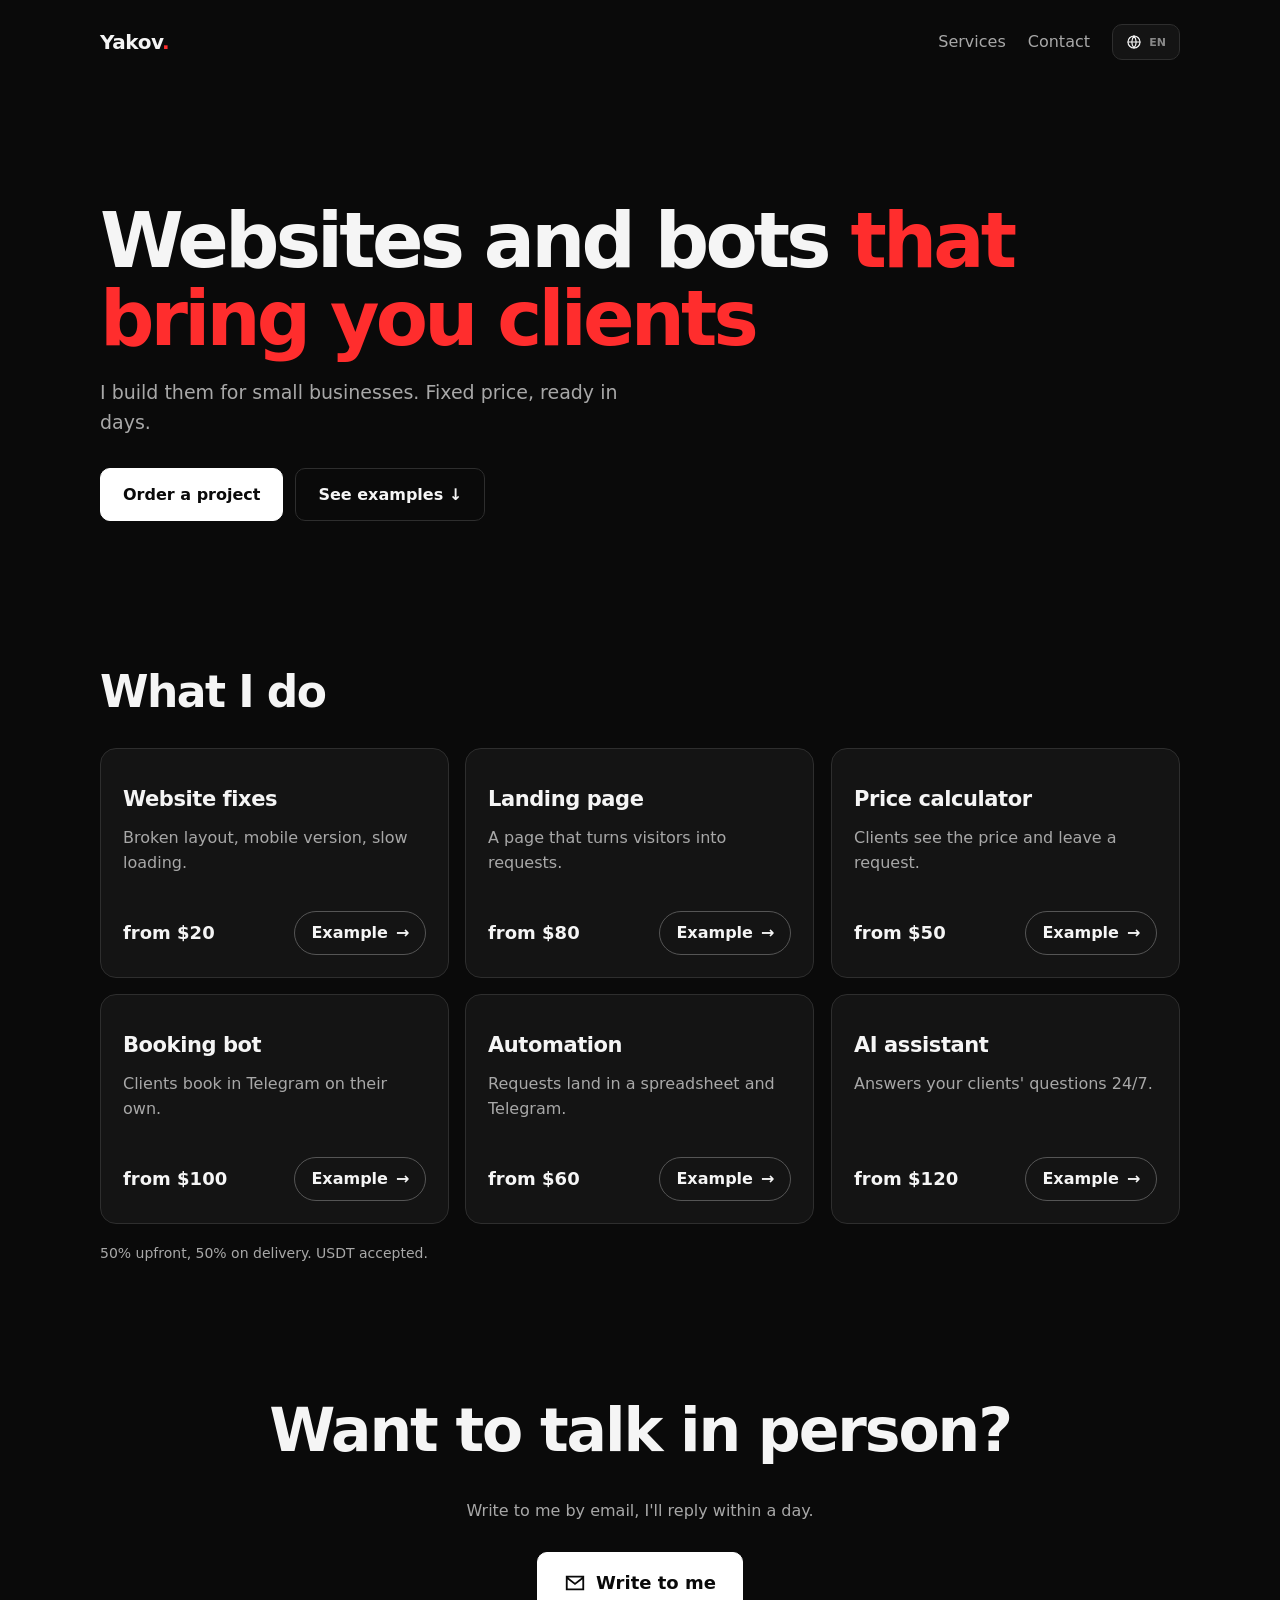
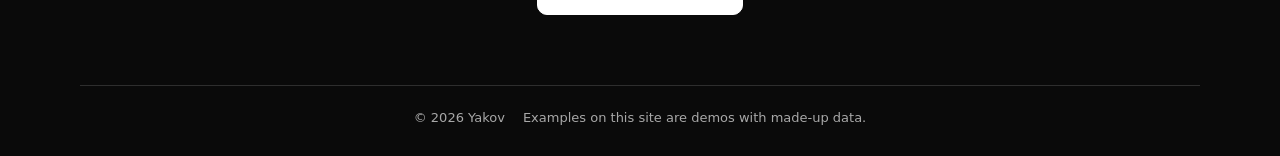
<file: index.html>
<!doctype html>
<html lang="en">
<head>
<meta charset="utf-8">
<meta name="viewport" content="width=device-width,initial-scale=1">
<title data-i18n="title">Yakov — websites, bots and automation</title>
<meta name="description" content="Landing pages, website fixes, Telegram bots, AI assistants and automations for small businesses.">
<meta name="theme-color" content="#0a0a0a">
<link rel="stylesheet" href="style.css">
</head>
<body>
<div class="cursor-glow" aria-hidden="true"></div>
<header class="wrap top">
  <a class="brand notranslate" translate="no" href="#top">Yakov<span>.</span></a>
  <nav aria-label="Main navigation"><a href="#services" data-i18n="navServices">Services</a><a href="#contact" data-i18n="navContact">Contact</a><button id="lang" type="button">EN</button></nav>
</header>
<main id="top">
  <section class="wrap hero">
    <h1 data-i18n-html="h1">Websites and bots <em>that bring you clients</em></h1>
    <p data-i18n="lead">I build them for small businesses. Fixed price, ready in days.</p>
    <div class="hero-actions">
      <a class="btn" href="order/" data-i18n="ctaTalk">Discuss your project</a>
      <a class="btn ghost" href="#services" data-i18n="ctaDemos">See examples ↓</a>
    </div>
  </section>

  <section id="services" class="wrap reveal">
    <div class="section-head">
      <h2 data-i18n="servicesTitle">What I do</h2>
      <p class="muted swipe-hint" data-i18n="swipe">Swipe →</p>
    </div>
    <div class="services" role="list">
      <a class="service" role="listitem" href="demos/fixes/"><h3 data-i18n="sFixes">Website fixes</h3><p data-i18n="sFixesD">Broken layout, mobile version, slow loading.</p><div class="card-foot"><b data-i18n="pFixes">from $20</b><span class="demo-btn"><span data-i18n="demo">Example</span><i>→</i></span></div></a>
      <a class="service" role="listitem" href="demos/landing/"><h3 data-i18n="sLanding">Landing page</h3><p data-i18n="sLandingD">A page that turns visitors into requests.</p><div class="card-foot"><b data-i18n="pLanding">from $80</b><span class="demo-btn"><span data-i18n="demo">Example</span><i>→</i></span></div></a>
      <a class="service" role="listitem" href="demos/calculator/"><h3 data-i18n="sCalc">Price calculator</h3><p data-i18n="sCalcD">Clients see the price and leave a request.</p><div class="card-foot"><b data-i18n="pCalc">from $50</b><span class="demo-btn"><span data-i18n="demo">Example</span><i>→</i></span></div></a>
      <a class="service" role="listitem" href="demos/bot/"><h3 data-i18n="sBot">Booking bot</h3><p data-i18n="sBotD">Clients book in Telegram on their own.</p><div class="card-foot"><b data-i18n="pBot">from $100</b><span class="demo-btn"><span data-i18n="demo">Example</span><i>→</i></span></div></a>
      <a class="service" role="listitem" href="demos/automation/"><h3 data-i18n="sAuto">Automation</h3><p data-i18n="sAutoD">Requests land in a spreadsheet and Telegram.</p><div class="card-foot"><b data-i18n="pAuto">from $60</b><span class="demo-btn"><span data-i18n="demo">Example</span><i>→</i></span></div></a>
      <a class="service" role="listitem" href="demos/ai/"><h3 data-i18n="sAi">AI assistant</h3><p data-i18n="sAiD">Answers your clients' questions 24/7.</p><div class="card-foot"><b data-i18n="pAi">from $120</b><span class="demo-btn"><span data-i18n="demo">Example</span><i>→</i></span></div></a>
    </div>
    <p class="muted price-note" data-i18n="payNote">50% upfront, 50% on delivery. USDT accepted.</p>
  </section>

  <section id="contact" class="wrap reveal contact">
    <h2 data-i18n="contactTitle">Have a project?</h2>
    <p data-i18n="contactLead">Tell me in a few words what you need. I'll reply with a price and a deadline.</p>
    <div class="contact-btns">
      <a class="btn big icon-btn" href="mailto:yakov.agency@gmail.com"><svg viewBox="0 0 24 24" aria-hidden="true"><path fill="none" stroke="currentColor" stroke-width="2" d="M3 5h18v14H3z M3 6l9 7 9-7"/></svg><span data-i18n="writeMe">Write to me</span></a>
    </div>
  </section>
</main>
<footer class="wrap site-footer"><span class="notranslate" translate="no">© 2026 Yakov</span><span data-i18n="footer">Examples on this site are demos with made-up data.</span></footer>
<script>
window.I18N = {
  en: {
    title: 'Yakov — websites, bots and automation', navServices: 'Services', navContact: 'Contact',
    h1: 'Websites and bots <em>that bring you clients</em>', lead: 'I build them for small businesses. Fixed price, ready in days.',
    ctaTalk: 'Order a project', ctaDemos: 'See examples ↓', servicesTitle: 'What I do', swipe: 'Swipe →', demo: 'Example',
    sFixes: 'Website fixes', sFixesD: 'Broken layout, mobile version, slow loading.', pFixes: 'from $20',
    sLanding: 'Landing page', sLandingD: 'A page that turns visitors into requests.', pLanding: 'from $80',
    sCalc: 'Price calculator', sCalcD: 'Clients see the price and leave a request.', pCalc: 'from $50',
    sBot: 'Booking bot', sBotD: 'Clients book in Telegram on their own.', pBot: 'from $100',
    sAuto: 'Automation', sAutoD: 'Requests land in a spreadsheet and Telegram.', pAuto: 'from $60',
    sAi: 'AI assistant', sAiD: 'Answers your clients\' questions 24/7.', pAi: 'from $120',
    payNote: '50% upfront, 50% on delivery. USDT accepted.',
    contactTitle: 'Want to talk in person?', writeMe: 'Write to me', contactLead: 'Write to me by email, I\'ll reply within a day.',
    footer: 'Examples on this site are demos with made-up data.'
  },
  de: {
    title: 'Yakov — Websites, Bots und Automatisierung', navServices: 'Leistungen', navContact: 'Kontakt',
    h1: 'Websites und Bots, <em>die neue Kunden bringen</em>',
    lead: 'Ich entwickle Lösungen für kleine Unternehmen. Festpreis, in wenigen Tagen fertig.',
    ctaTalk: 'Projekt anfragen', ctaDemos: 'Beispiele ansehen ↓', servicesTitle: 'Mein Angebot', swipe: 'Wischen →', demo: 'Beispiel',
    sFixes: 'Website-Fixes', sFixesD: 'Fehler im Layout, auf dem Handy oder beim Laden.', pFixes: 'ab 20 $',
    sLanding: 'Landingpage', sLandingD: 'Eine Seite, die Besucher zu Anfragen macht.', pLanding: 'ab 80 $',
    sCalc: 'Preiskalkulator', sCalcD: 'Kunden sehen den Preis und senden direkt eine Anfrage.', pCalc: 'ab 50 $',
    sBot: 'Buchungsbot', sBotD: 'Kunden buchen selbst über Telegram.', pBot: 'ab 100 $',
    sAuto: 'Automatisierung', sAutoD: 'Anfragen landen in einer Tabelle und bei Telegram.', pAuto: 'ab 60 $',
    sAi: 'KI-Assistent', sAiD: 'Beantwortet Kundenfragen rund um die Uhr.', pAi: 'ab 120 $',
    payNote: '50 % Anzahlung, 50 % bei Übergabe. USDT möglich.', contactTitle: 'Lieber persönlich sprechen?',
    writeMe: 'Persönlich schreiben', contactLead: 'Schreiben Sie mir eine E-Mail, ich antworte innerhalb eines Tages.',
    footer: 'Die Beispiele auf dieser Website sind Demos mit erfundenen Daten.'
  },
  es: {
    title: 'Yakov — webs, bots y automatización', navServices: 'Servicios', navContact: 'Contacto',
    h1: 'Webs y bots <em>que te ayudan a conseguir clientes</em>',
    lead: 'Los creo para pequeños negocios. Precio cerrado y listos en pocos días.',
    ctaTalk: 'Encargar un proyecto', ctaDemos: 'Ver ejemplos ↓', servicesTitle: 'Qué hago', swipe: 'Desliza →', demo: 'Ejemplo',
    sFixes: 'Arreglos web', sFixesD: 'Diseño roto, versión móvil o carga lenta.', pFixes: 'desde 20 $',
    sLanding: 'Página de aterrizaje', sLandingD: 'Una página que convierte visitas en consultas.', pLanding: 'desde 80 $',
    sCalc: 'Calculadora de precios', sCalcD: 'Tus clientes ven el precio y envían una consulta.', pCalc: 'desde 50 $',
    sBot: 'Bot de reservas', sBotD: 'Tus clientes reservan por su cuenta en Telegram.', pBot: 'desde 100 $',
    sAuto: 'Automatización', sAutoD: 'Las consultas llegan a una hoja de cálculo y a Telegram.', pAuto: 'desde 60 $',
    sAi: 'Asistente de IA', sAiD: 'Responde las preguntas de tus clientes a cualquier hora.', pAi: 'desde 120 $',
    payNote: '50 % por adelantado y 50 % al entregar. Acepto USDT.', contactTitle: '¿Prefieres hablar en persona?',
    writeMe: 'Escríbeme', contactLead: 'Escríbeme por email, respondo en un día.',
    footer: 'Los ejemplos de esta web son demos con datos inventados.'
  },
  fr: {
    title: 'Yakov — sites web, bots et automatisation', navServices: 'Services', navContact: 'Contact',
    h1: 'Des sites et des bots <em>qui vous apportent des clients</em>',
    lead: 'Je les crée pour les petites entreprises. Tarif fixe, prêts en quelques jours.',
    ctaTalk: 'Commander un projet', ctaDemos: 'Voir les exemples ↓', servicesTitle: 'Mes services', swipe: 'Faites défiler →', demo: 'Exemple',
    sFixes: 'Corrections de site', sFixesD: 'Mise en page cassée, version mobile ou chargement lent.', pFixes: 'à partir de 20 $',
    sLanding: 'Page de présentation', sLandingD: 'Une page qui transforme les visites en demandes.', pLanding: 'à partir de 80 $',
    sCalc: 'Calculateur de prix', sCalcD: 'Vos clients voient le prix et envoient leur demande.', pCalc: 'à partir de 50 $',
    sBot: 'Bot de réservation', sBotD: 'Vos clients réservent eux-mêmes sur Telegram.', pBot: 'à partir de 100 $',
    sAuto: 'Automatisation', sAutoD: 'Les demandes arrivent dans un tableur et sur Telegram.', pAuto: 'à partir de 60 $',
    sAi: 'Assistant IA', sAiD: 'Répond aux questions de vos clients à toute heure.', pAi: 'à partir de 120 $',
    payNote: '50 % à l’avance, 50 % à la livraison. USDT accepté.', contactTitle: 'Envie d’en parler directement ?',
    writeMe: 'M’écrire', contactLead: 'Écrivez-moi par email, je réponds sous un jour.',
    footer: 'Les exemples de ce site sont des démos avec des données fictives.'
  },
  zh: {
    title: 'Yakov — 网站、机器人与自动化', navServices: '服务', navContact: '联系',
    h1: '网站和机器人，<em>帮你带来更多客户</em>',
    lead: '专为小型企业打造。价格固定，几天内即可交付。',
    ctaTalk: '项目下单', ctaDemos: '查看案例 ↓', servicesTitle: '我能做什么', swipe: '滑动 →', demo: '案例',
    sFixes: '网站修复', sFixesD: '修复布局错乱、手机显示和加载慢等问题。', pFixes: '20 美元起',
    sLanding: '营销落地页', sLandingD: '把访客变成咨询客户的页面。', pLanding: '80 美元起',
    sCalc: '价格计算器', sCalcD: '客户直接查看价格并提交需求。', pCalc: '50 美元起',
    sBot: '预约机器人', sBotD: '客户通过 Telegram 自助预约。', pBot: '100 美元起',
    sAuto: '自动化', sAutoD: '客户咨询自动同步到表格和 Telegram。', pAuto: '60 美元起',
    sAi: 'AI 助手', sAiD: '全天候解答客户的问题。', pAi: '120 美元起',
    payNote: '预付 50%，交付时付清余款。接受 USDT。', contactTitle: '想直接沟通？',
    writeMe: '给我写信', contactLead: '给我发邮件，我会在一天内回复。',
    footer: '本站案例均为使用虚构数据制作的演示。'
  },
  ar: {
    title: 'Yakov — مواقع إلكترونية وروبوتات وأتمتة', navServices: 'الخدمات', navContact: 'تواصل معنا',
    h1: 'مواقع وروبوتات <em>تجلب لك عملاء جددًا</em>',
    lead: 'أصممها للمشروعات الصغيرة. سعر ثابت وتسليم خلال أيام.',
    ctaTalk: 'اطلب مشروعًا', ctaDemos: 'شاهد الأمثلة ↓', servicesTitle: 'ما أقدمه', swipe: 'اسحب ←', demo: 'مثال',
    sFixes: 'إصلاح المواقع', sFixesD: 'إصلاح التصميم أو نسخة الهاتف أو بطء التحميل.', pFixes: 'ابتداءً من 20 $',
    sLanding: 'صفحة تسويقية', sLandingD: 'صفحة تحوّل الزوار إلى عملاء محتملين.', pLanding: 'ابتداءً من 80 $',
    sCalc: 'حاسبة الأسعار', sCalcD: 'يرى العملاء السعر ويرسلون طلبهم مباشرة.', pCalc: 'ابتداءً من 50 $',
    sBot: 'روبوت للحجوزات', sBotD: 'يحجز العملاء بأنفسهم عبر Telegram.', pBot: 'ابتداءً من 100 $',
    sAuto: 'الأتمتة', sAutoD: 'تصل الطلبات إلى جدول بيانات وإلى Telegram.', pAuto: 'ابتداءً من 60 $',
    sAi: 'مساعد ذكاء اصطناعي', sAiD: 'يجيب عن أسئلة عملائك على مدار الساعة.', pAi: 'ابتداءً من 120 $',
    payNote: '50٪ مقدمًا و50٪ عند التسليم. نقبل USDT.', contactTitle: 'تفضّل التحدث مباشرة؟',
    writeMe: 'راسلني', contactLead: 'راسلني عبر البريد الإلكتروني، وسأرد خلال يوم.',
    footer: 'الأمثلة في هذا الموقع عروض تجريبية ببيانات خيالية.'
  },
  ru: {
    title: 'Yakov — сайты, боты и автоматизация', navServices: 'Услуги', navContact: 'Контакты',
    h1: 'Сайты и боты, <em>которые приводят клиентов</em>', lead: 'Делаю для малого бизнеса. Фиксированная цена, готово за несколько дней.',
    ctaTalk: 'Заказать проект', ctaDemos: 'Смотреть примеры ↓', servicesTitle: 'Что я делаю', swipe: 'Листайте →', demo: 'Пример',
    sFixes: 'Исправление сайта', sFixesD: 'Поехала вёрстка, нет мобильной версии, сайт долго грузится.', pFixes: 'от $20',
    sLanding: 'Лендинг', sLandingD: 'Страница, с которой посетители оставляют заявки.', pLanding: 'от $80',
    sCalc: 'Калькулятор цены', sCalcD: 'Клиент сам видит цену и оставляет заявку.', pCalc: 'от $50',
    sBot: 'Бот для записи', sBotD: 'Клиенты сами записываются через Telegram.', pBot: 'от $100',
    sAuto: 'Автоматизация', sAutoD: 'Заявки сами попадают в таблицу и Telegram.', pAuto: 'от $60',
    sAi: 'ИИ-ассистент', sAiD: 'Отвечает на вопросы клиентов круглосуточно.', pAi: 'от $120',
    payNote: '50% предоплата, 50% после сдачи. Принимаю USDT.',
    contactTitle: 'Хотите обсудить лично?', writeMe: 'Написать лично', contactLead: 'Напишите на почту, отвечу в течение дня.',
    footer: 'Примеры на сайте — демо с вымышленными данными.'
  },
  uk: {
    title: 'Yakov — сайти, боти та автоматизація', navServices: 'Послуги', navContact: 'Контакти',
    h1: 'Сайти й боти, <em>які приводять клієнтів</em>', lead: 'Роблю для малого бізнесу. Фіксована ціна, готово за кілька днів.',
    ctaTalk: 'Замовити проєкт', ctaDemos: 'Дивитися приклади ↓', servicesTitle: 'Що я роблю', swipe: 'Гортайте →', demo: 'Приклад',
    sFixes: 'Виправлення сайту', sFixesD: 'Поїхала верстка, немає мобільної версії, сайт довго вантажиться.', pFixes: 'від $20',
    sLanding: 'Лендинг', sLandingD: 'Сторінка, з якої відвідувачі залишають заявки.', pLanding: 'від $80',
    sCalc: 'Калькулятор ціни', sCalcD: 'Клієнт сам бачить ціну й залишає заявку.', pCalc: 'від $50',
    sBot: 'Бот для запису', sBotD: 'Клієнти самі записуються через Telegram.', pBot: 'від $100',
    sAuto: 'Автоматизація', sAutoD: 'Заявки самі потрапляють у таблицю й Telegram.', pAuto: 'від $60',
    sAi: 'ШІ-асистент', sAiD: 'Відповідає на запитання клієнтів цілодобово.', pAi: 'від $120',
    payNote: '50% передоплата, 50% після здачі. Приймаю USDT.',
    contactTitle: 'Хочете обговорити особисто?', writeMe: 'Написати особисто', contactLead: 'Напишіть на пошту, відповім протягом дня.',
    footer: 'Приклади на сайті — демо з вигаданими даними.'
  }
};
</script>
<script src="lang.js"></script>
<script src="main.js"></script>
</body>
</html>
</file>
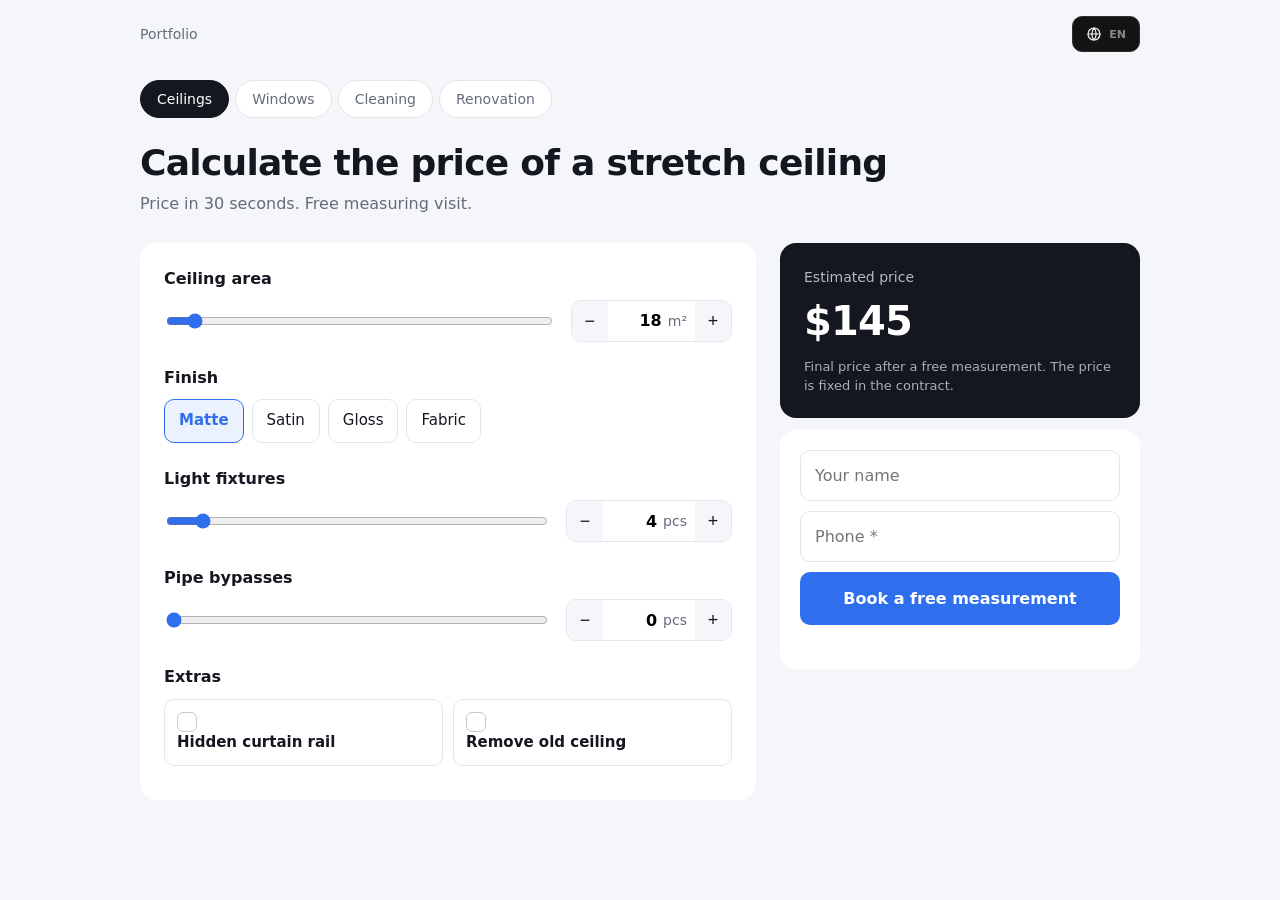
<file: calc/index.html>
<!doctype html>
<html lang="en">
<head>
<meta charset="utf-8">
<meta name="viewport" content="width=device-width, initial-scale=1">
<title>Калькулятор стоимости</title>
<style>
  :root { --accent:#2f6fed; --ink:#14171f; --muted:#646b7a; --line:#e3e6ec; --bg:#f5f6f9; --card:#fff; }
  * { box-sizing:border-box; }
  body { margin:0; font:16px/1.45 system-ui,-apple-system,"Segoe UI",Roboto,sans-serif; color:var(--ink); background:var(--bg); }
  #calc { max-width:1040px; margin:0 auto; padding:28px 20px 48px; }
  .bar { display:flex; align-items:center; justify-content:space-between; max-width:1040px; margin:0 auto; padding:16px 20px 0; }
  .back { color:var(--muted); text-decoration:none; font-size:14px; } .back:hover { color:var(--ink); }
  .tabs { display:flex; gap:6px; flex-wrap:wrap; margin-bottom:24px; }
  .tab { border:1px solid var(--line); background:var(--card); padding:8px 16px; border-radius:999px; font:inherit; font-size:14px; cursor:pointer; color:var(--muted); }
  .tab.on { background:var(--ink); color:#fff; border-color:var(--ink); }
  .head h1 { font-size:clamp(24px,4vw,36px); line-height:1.15; margin:0 0 8px; letter-spacing:-.02em; }
  .head p { margin:0 0 28px; color:var(--muted); }
  .grid { display:grid; grid-template-columns:1fr 360px; gap:24px; align-items:start; }
  .fields { background:var(--card); border-radius:16px; padding:24px; display:flex; flex-direction:column; gap:24px; }
  .field label, .lbl { display:block; font-weight:600; margin-bottom:10px; }
  .num { display:flex; align-items:center; gap:16px; }
  .num input[type=range] { flex:1; accent-color:var(--accent); height:28px; }
  .num-box { display:flex; align-items:center; border:1px solid var(--line); border-radius:10px; overflow:hidden; }
  .num-box input { width:56px; border:0; text-align:end; font:inherit; font-weight:600; padding:8px 2px; -moz-appearance:textfield; }
  .num-box input::-webkit-inner-spin-button { -webkit-appearance:none; }
  .unit { padding:0 8px 0 4px; color:var(--muted); font-size:14px; }
  .step { border:0; background:var(--bg); width:36px; height:40px; font-size:18px; cursor:pointer; color:var(--ink); }
  .step:hover { background:var(--line); }
  .chips { display:flex; flex-wrap:wrap; gap:8px; }
  .chip { border:1.5px solid var(--line); background:var(--card); padding:10px 14px; border-radius:10px; font:inherit; font-size:15px; cursor:pointer; color:var(--ink); }
  .chip.on { border-color:var(--accent); background:color-mix(in srgb, var(--accent) 9%, white); color:var(--accent); font-weight:600; }
  .checks { display:grid; grid-template-columns:1fr 1fr; gap:10px; }
  .check { display:flex; align-items:center; gap:10px; padding:12px; border:1.5px solid var(--line); border-radius:10px; cursor:pointer; font-size:15px; }
  .check input { position:absolute; opacity:0; }
  .box { width:20px; height:20px; border:1.5px solid #c4c9d4; border-radius:6px; flex:none; display:grid; place-items:center; }
  .check input:checked + .box { background:var(--accent); border-color:var(--accent); }
  .check input:checked + .box::after { content:""; width:5px; height:10px; border:solid #fff; border-width:0 2px 2px 0; transform:translateY(-1px) rotate(45deg); }
  .check:has(input:checked) { border-color:var(--accent); }
  .check input:focus-visible + .box, .chip:focus-visible, .tab:focus-visible { outline:2px solid var(--accent); outline-offset:2px; }
  .side { position:sticky; top:20px; display:flex; flex-direction:column; gap:12px; }
  .total-card { background:var(--ink); color:#fff; border-radius:16px; padding:22px 24px; }
  .t-lbl { font-size:14px; opacity:.7; }
  .total { font-size:40px; font-weight:700; letter-spacing:-.02em; font-variant-numeric:tabular-nums; margin:4px 0 8px; }
  .note { margin:0; font-size:13px; opacity:.65; }
  .lead { background:var(--card); border-radius:16px; padding:20px; display:flex; flex-direction:column; gap:10px; }
  .lead input { font:inherit; padding:13px 14px; border:1.5px solid var(--line); border-radius:10px; }
  .lead input:focus { outline:none; border-color:var(--accent); }
  .hp { position:absolute; left:-9999px; }
  .cta { font:inherit; font-weight:600; padding:15px; border:0; border-radius:10px; background:var(--accent); color:#fff; cursor:pointer; }
  .cta:hover { filter:brightness(1.07); } .cta:disabled { opacity:.6; cursor:wait; }
  .msg { margin:0; font-size:14px; color:var(--muted); min-height:1em; } .msg.err { color:#d33; }
  .done { text-align:center; padding:12px 4px; } .done p { margin:6px 0 0; color:var(--muted); font-size:14px; }
  .ok { width:48px; height:48px; border-radius:50%; background:var(--accent); color:#fff; display:grid; place-items:center; font-size:24px; margin:0 auto 10px; }
  .demo { font-style:italic; }
  @media (max-width:820px) { .grid { grid-template-columns:1fr; } .side { position:static; } .checks { grid-template-columns:1fr; } }
</style>
</head>
<body>
<header class="bar">
  <a class="back" href="../" data-i18n="back">Portfolio</a>
  <button id="lang" type="button">EN</button>
</header>
<div id="calc"></div>
<script>
  // Настройки под клиента:
  window.CALC_SETTINGS = {
    preset: "ceilings", // ceilings | windows | cleaning | repair (или свой пресет)
    currency: "",       // пусто = по языку (RU → RUB, UA → UAH, остальные → USD). Для клиента можно жёстко: "UAH"
    endpoint: "",       // URL воркера из папки worker/. Пусто = демо, заявка не отправляется
    demo: true          // true = показывать переключатель ниш (для портфолио). У клиента: false
  };
</script>
<script src="i18n.js"></script>
<script src="../lang.js"></script>
<script src="presets.js"></script>
<script src="calc.js"></script>
</body>
</html>
</file>
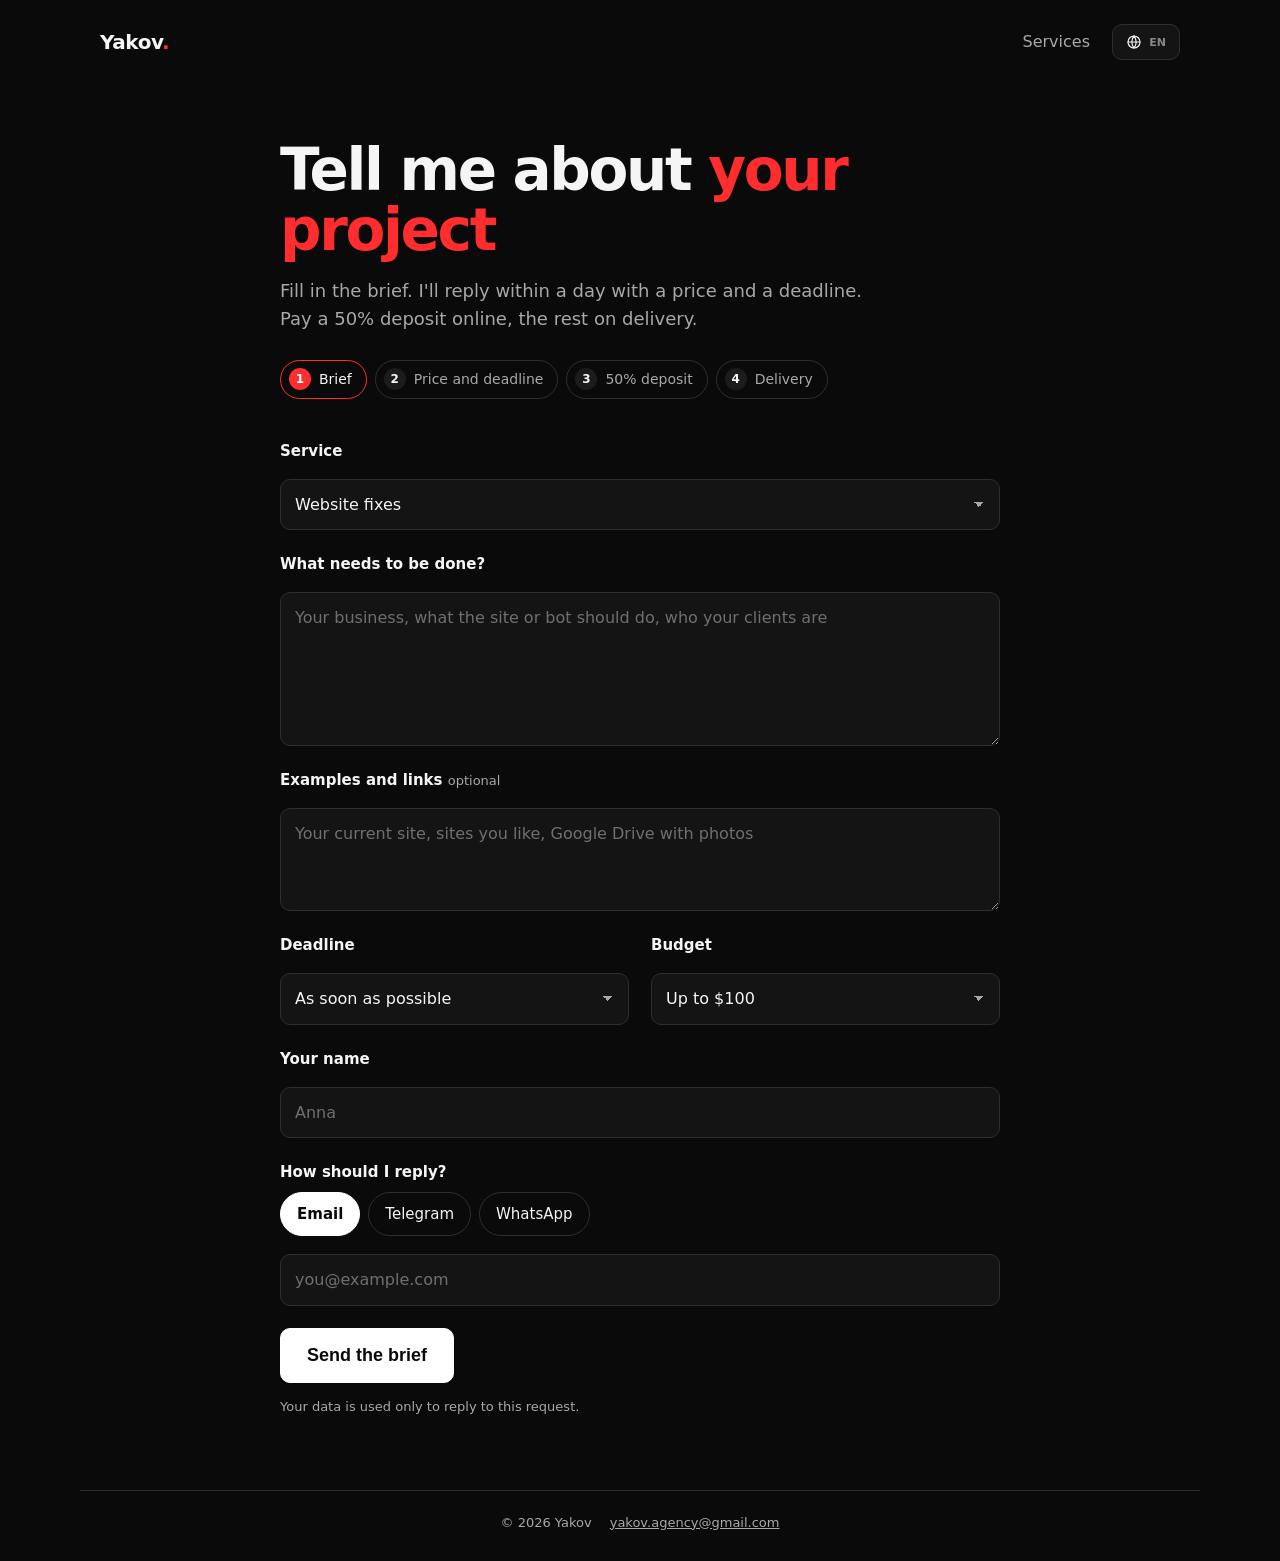
<file: order/index.html>
<!doctype html>
<html lang="en">
<head>
<meta charset="utf-8">
<meta name="viewport" content="width=device-width,initial-scale=1">
<title data-i18n="title">Order a project · Yakov</title>
<meta name="description" content="Describe your project, get a price and a deadline, pay a 50% deposit online.">
<meta name="theme-color" content="#0a0a0a">
<link rel="stylesheet" href="../style.css">
<link rel="stylesheet" href="order.css">
</head>
<body>
<header class="wrap top">
  <a class="brand notranslate" translate="no" href="../">Yakov<span>.</span></a>
  <nav aria-label="Main navigation"><a href="../#services" data-i18n="navServices">Services</a><button id="lang" type="button">EN</button></nav>
</header>
<main class="wrap order">
  <section class="order-head">
    <h1 data-i18n-html="h1">Tell me about <em>your project</em></h1>
    <p class="muted" data-i18n="lead">Fill in the brief. I'll reply within a day with a price and a deadline. Pay a 50% deposit online, the rest on delivery.</p>
    <ol class="steps">
      <li data-i18n="step1">Brief</li><li data-i18n="step2">Price and deadline</li><li data-i18n="step3">50% deposit</li><li data-i18n="step4">Delivery</li>
    </ol>
  </section>

  <form id="order-form" class="brief" novalidate>
    <label class="field"><span data-i18n="lService">Service</span>
      <select name="service">
        <option value="fixes" data-i18n="oFixes">Website fixes</option>
        <option value="landing" data-i18n="oLanding">Landing page</option>
        <option value="calculator" data-i18n="oCalc">Price calculator</option>
        <option value="bot" data-i18n="oBot">Booking bot</option>
        <option value="automation" data-i18n="oAuto">Automation</option>
        <option value="ai" data-i18n="oAi">AI assistant</option>
        <option value="other" data-i18n="oOther">Something else</option>
      </select>
    </label>
    <label class="field"><span data-i18n="lTask">What needs to be done?</span>
      <textarea name="task" rows="5" required maxlength="3000" data-i18n-attr="placeholder:phTask" placeholder="Your business, what the site or bot should do, who your clients are"></textarea>
    </label>
    <label class="field"><span><span data-i18n="lExamples">Examples and links</span> <i class="opt" data-i18n="optional">optional</i></span>
      <textarea name="examples" rows="3" maxlength="2000" data-i18n-attr="placeholder:phExamples" placeholder="Your current site, sites you like, Google Drive with photos"></textarea>
    </label>
    <div class="row">
      <label class="field"><span data-i18n="lDeadline">Deadline</span>
        <select name="deadline">
          <option value="asap" data-i18n="dAsap">As soon as possible</option>
          <option value="week" data-i18n="dWeek">Within a week</option>
          <option value="month" data-i18n="dMonth">Within a month</option>
          <option value="flexible" data-i18n="dFlex">No rush</option>
        </select>
      </label>
      <label class="field"><span data-i18n="lBudget">Budget</span>
        <select name="budget">
          <option value="under100" data-i18n="bUnder100">Up to $100</option>
          <option value="100-300" data-i18n="b100">$100–300</option>
          <option value="300-1000" data-i18n="b300">$300–1000</option>
          <option value="over1000" data-i18n="b1000">Over $1000</option>
          <option value="unsure" data-i18n="bUnsure">Not sure yet</option>
        </select>
      </label>
    </div>
    <label class="field"><span data-i18n="lName">Your name</span>
      <input name="name" required maxlength="100" autocomplete="name" data-i18n-attr="placeholder:phName" placeholder="Anna">
    </label>
    <fieldset class="field">
      <legend data-i18n="lContact">How should I reply?</legend>
      <div class="seg">
        <label><input type="radio" name="contact_method" value="email" checked><span>Email</span></label>
        <label><input type="radio" name="contact_method" value="telegram"><span>Telegram</span></label>
        <label><input type="radio" name="contact_method" value="whatsapp"><span>WhatsApp</span></label>
      </div>
      <input name="contact" type="email" required maxlength="200" aria-label="Contact" data-i18n-attr="aria-label:lContactValue" placeholder="you@example.com">
    </fieldset>
    <p id="order-error" class="err" role="alert" hidden></p>
    <button id="order-submit" class="btn big" type="submit" data-i18n="submit">Send the brief</button>
    <p class="muted small" data-i18n="privacy">Your data is used only to reply to this request.</p>
  </form>

  <section id="order-done" class="done" hidden>
    <h2 tabindex="-1" data-i18n="doneTitle">Brief received</h2>
    <p class="muted" data-i18n="doneLead">I'll reply within a day with a price and a deadline. If it suits you, you can pay the deposit right here.</p>
    <div class="pay">
      <h3 data-i18n="payTitle">Pay the 50% deposit</h3>
      <a id="pay-card" class="btn big" href="#" target="_blank" rel="noopener" data-i18n="payCard">Pay by card · Apple Pay · Google Pay</a>
      <p id="pay-card-later" class="muted" hidden data-i18n="payCardLater">I'll send you a payment link together with the price.</p>
      <div id="pay-usdt" class="usdt">
        <p data-i18n="payUsdt">Or pay in USDT (TRC-20):</p>
        <div class="usdt-row"><code id="usdt-address" class="notranslate" translate="no"></code><button id="copy-usdt" class="btn ghost" type="button" data-i18n="copy">Copy</button></div>
      </div>
    </div>
    <a class="btn ghost" href="../" data-i18n="backHome">Back to the site</a>
  </section>
</main>
<footer class="wrap site-footer"><span class="notranslate" translate="no">© 2026 Yakov</span><a href="mailto:yakov.agency@gmail.com" class="notranslate" translate="no">yakov.agency@gmail.com</a></footer>
<script>
window.I18N = {
  en: {
    title: 'Order a project · Yakov', navServices: 'Services',
    h1: 'Tell me about <em>your project</em>', lead: 'Fill in the brief. I\'ll reply within a day with a price and a deadline. Pay a 50% deposit online, the rest on delivery.',
    step1: 'Brief', step2: 'Price and deadline', step3: '50% deposit', step4: 'Delivery',
    lService: 'Service', oFixes: 'Website fixes', oLanding: 'Landing page', oCalc: 'Price calculator', oBot: 'Booking bot', oAuto: 'Automation', oAi: 'AI assistant', oOther: 'Something else',
    lTask: 'What needs to be done?', phTask: 'Your business, what the site or bot should do, who your clients are',
    lExamples: 'Examples and links', optional: 'optional', phExamples: 'Your current site, sites you like, Google Drive with photos',
    lDeadline: 'Deadline', dAsap: 'As soon as possible', dWeek: 'Within a week', dMonth: 'Within a month', dFlex: 'No rush',
    lBudget: 'Budget', bUnder100: 'Up to $100', b100: '$100–300', b300: '$300–1000', b1000: 'Over $1000', bUnsure: 'Not sure yet',
    lName: 'Your name', phName: 'Anna', lContact: 'How should I reply?', lContactValue: 'Your contact',
    phEmail: 'you@example.com', phTelegram: '@username', phWhatsapp: '+47 000 00 000',
    submit: 'Send the brief', sending: 'Sending…', sendError: 'Could not send. Check your connection and try again, or write to yakov.agency@gmail.com.',
    privacy: 'Your data is used only to reply to this request.',
    doneTitle: 'Brief received', doneLead: 'I\'ll reply within a day with a price and a deadline. If it suits you, you can pay the deposit right here.',
    payTitle: 'Pay the 50% deposit', payCard: 'Pay by card · Apple Pay · Google Pay', payCardLater: 'I\'ll send you a payment link together with the price.',
    payUsdt: 'Or pay in USDT (TRC-20):', copy: 'Copy', copied: 'Copied', backHome: 'Back to the site'
  },
  ru: {
    title: 'Заказать проект · Yakov', navServices: 'Услуги',
    h1: 'Расскажите <em>о проекте</em>', lead: 'Заполните бриф. В течение дня отвечу с ценой и сроком. Предоплата 50% онлайн, остальное после сдачи.',
    step1: 'Бриф', step2: 'Цена и срок', step3: 'Предоплата 50%', step4: 'Сдача',
    lService: 'Услуга', oFixes: 'Правки сайта', oLanding: 'Лендинг', oCalc: 'Калькулятор цен', oBot: 'Бот для записи', oAuto: 'Автоматизация', oAi: 'AI-ассистент', oOther: 'Другое',
    lTask: 'Что нужно сделать?', phTask: 'Чем занимаетесь, что должен делать сайт или бот, кто ваши клиенты',
    lExamples: 'Примеры и ссылки', optional: 'необязательно', phExamples: 'Ваш сайт, сайты, которые нравятся, Google Диск с фото',
    lDeadline: 'Срок', dAsap: 'Как можно скорее', dWeek: 'За неделю', dMonth: 'За месяц', dFlex: 'Не горит',
    lBudget: 'Бюджет', bUnder100: 'До $100', b100: '$100–300', b300: '$300–1000', b1000: 'Больше $1000', bUnsure: 'Пока не знаю',
    lName: 'Ваше имя', phName: 'Анна', lContact: 'Куда ответить?', lContactValue: 'Ваш контакт',
    phEmail: 'you@example.com', phTelegram: '@username', phWhatsapp: '+7 900 000 00 00',
    submit: 'Отправить бриф', sending: 'Отправляю…', sendError: 'Не отправилось. Проверьте интернет и попробуйте ещё раз или напишите на yakov.agency@gmail.com.',
    privacy: 'Данные нужны только для ответа на эту заявку.',
    doneTitle: 'Бриф получен', doneLead: 'В течение дня отвечу с ценой и сроком. Если всё устроит, предоплату можно внести здесь.',
    payTitle: 'Предоплата 50%', payCard: 'Оплатить картой · Apple Pay · Google Pay', payCardLater: 'Ссылку на оплату пришлю вместе с ценой.',
    payUsdt: 'Или в USDT (TRC-20):', copy: 'Копировать', copied: 'Скопировано', backHome: 'Вернуться на сайт'
  },
  uk: {
    title: 'Замовити проєкт · Yakov', navServices: 'Послуги',
    h1: 'Розкажіть <em>про проєкт</em>', lead: 'Заповніть бриф. Протягом дня відповім з ціною і терміном. Передоплата 50% онлайн, решта після здачі.',
    step1: 'Бриф', step2: 'Ціна і термін', step3: 'Передоплата 50%', step4: 'Здача',
    lService: 'Послуга', oFixes: 'Правки сайту', oLanding: 'Лендинг', oCalc: 'Калькулятор цін', oBot: 'Бот для запису', oAuto: 'Автоматизація', oAi: 'AI-асистент', oOther: 'Інше',
    lTask: 'Що потрібно зробити?', phTask: 'Чим займаєтеся, що має робити сайт чи бот, хто ваші клієнти',
    lExamples: 'Приклади й посилання', optional: 'необов\'язково', phExamples: 'Ваш сайт, сайти, які подобаються, Google Диск з фото',
    lDeadline: 'Термін', dAsap: 'Якнайшвидше', dWeek: 'За тиждень', dMonth: 'За місяць', dFlex: 'Не горить',
    lBudget: 'Бюджет', bUnder100: 'До $100', b100: '$100–300', b300: '$300–1000', b1000: 'Понад $1000', bUnsure: 'Поки не знаю',
    lName: 'Ваше ім\'я', phName: 'Анна', lContact: 'Куди відповісти?', lContactValue: 'Ваш контакт',
    phEmail: 'you@example.com', phTelegram: '@username', phWhatsapp: '+380 00 000 0000',
    submit: 'Надіслати бриф', sending: 'Надсилаю…', sendError: 'Не надіслалося. Перевірте інтернет і спробуйте ще раз або напишіть на yakov.agency@gmail.com.',
    privacy: 'Дані потрібні лише для відповіді на цю заявку.',
    doneTitle: 'Бриф отримано', doneLead: 'Протягом дня відповім з ціною і терміном. Якщо все влаштує, передоплату можна внести тут.',
    payTitle: 'Передоплата 50%', payCard: 'Оплатити карткою · Apple Pay · Google Pay', payCardLater: 'Посилання на оплату надішлю разом із ціною.',
    payUsdt: 'Або в USDT (TRC-20):', copy: 'Копіювати', copied: 'Скопійовано', backHome: 'Повернутися на сайт'
  },
  de: {
    title: 'Projekt anfragen · Yakov', navServices: 'Leistungen',
    h1: 'Erzählen Sie mir <em>von Ihrem Projekt</em>', lead: 'Füllen Sie das Briefing aus. Innerhalb eines Tages erhalten Sie Preis und Termin. 50% Anzahlung online, der Rest bei Übergabe.',
    step1: 'Briefing', step2: 'Preis und Termin', step3: '50% Anzahlung', step4: 'Übergabe',
    lService: 'Leistung', oFixes: 'Website-Fixes', oLanding: 'Landingpage', oCalc: 'Preisrechner', oBot: 'Buchungsbot', oAuto: 'Automatisierung', oAi: 'KI-Assistent', oOther: 'Etwas anderes',
    lTask: 'Was soll umgesetzt werden?', phTask: 'Ihr Geschäft, was die Website oder der Bot tun soll, wer Ihre Kunden sind',
    lExamples: 'Beispiele und Links', optional: 'optional', phExamples: 'Ihre aktuelle Website, Seiten, die Ihnen gefallen, Google Drive mit Fotos',
    lDeadline: 'Termin', dAsap: 'So schnell wie möglich', dWeek: 'Innerhalb einer Woche', dMonth: 'Innerhalb eines Monats', dFlex: 'Keine Eile',
    lBudget: 'Budget', bUnder100: 'Bis 100 $', b100: '100–300 $', b300: '300–1000 $', b1000: 'Über 1000 $', bUnsure: 'Noch unklar',
    lName: 'Ihr Name', phName: 'Anna', lContact: 'Wie soll ich antworten?', lContactValue: 'Ihr Kontakt',
    phEmail: 'sie@beispiel.de', phTelegram: '@username', phWhatsapp: '+49 000 0000000',
    submit: 'Briefing senden', sending: 'Wird gesendet…', sendError: 'Senden fehlgeschlagen. Prüfen Sie die Verbindung und versuchen Sie es erneut oder schreiben Sie an yakov.agency@gmail.com.',
    privacy: 'Ihre Daten werden nur zur Beantwortung dieser Anfrage verwendet.',
    doneTitle: 'Briefing erhalten', doneLead: 'Innerhalb eines Tages erhalten Sie Preis und Termin. Wenn alles passt, können Sie die Anzahlung direkt hier leisten.',
    payTitle: '50% Anzahlung leisten', payCard: 'Mit Karte · Apple Pay · Google Pay zahlen', payCardLater: 'Den Zahlungslink schicke ich Ihnen zusammen mit dem Preis.',
    payUsdt: 'Oder in USDT (TRC-20):', copy: 'Kopieren', copied: 'Kopiert', backHome: 'Zurück zur Website'
  },
  es: {
    title: 'Encargar un proyecto · Yakov', navServices: 'Servicios',
    h1: 'Cuéntame <em>tu proyecto</em>', lead: 'Rellena el brief. En un día te respondo con precio y plazo. Pagas el 50% por adelantado en línea y el resto a la entrega.',
    step1: 'Brief', step2: 'Precio y plazo', step3: 'Anticipo del 50%', step4: 'Entrega',
    lService: 'Servicio', oFixes: 'Arreglos web', oLanding: 'Landing page', oCalc: 'Calculadora de precios', oBot: 'Bot de reservas', oAuto: 'Automatización', oAi: 'Asistente de IA', oOther: 'Otra cosa',
    lTask: '¿Qué hay que hacer?', phTask: 'Tu negocio, qué debe hacer la web o el bot, quiénes son tus clientes',
    lExamples: 'Ejemplos y enlaces', optional: 'opcional', phExamples: 'Tu web actual, webs que te gustan, Google Drive con fotos',
    lDeadline: 'Plazo', dAsap: 'Lo antes posible', dWeek: 'En una semana', dMonth: 'En un mes', dFlex: 'Sin prisa',
    lBudget: 'Presupuesto', bUnder100: 'Hasta 100 $', b100: '100–300 $', b300: '300–1000 $', b1000: 'Más de 1000 $', bUnsure: 'Aún no lo sé',
    lName: 'Tu nombre', phName: 'Ana', lContact: '¿Dónde te respondo?', lContactValue: 'Tu contacto',
    phEmail: 'tu@ejemplo.com', phTelegram: '@usuario', phWhatsapp: '+34 600 000 000',
    submit: 'Enviar el brief', sending: 'Enviando…', sendError: 'No se pudo enviar. Revisa la conexión e inténtalo de nuevo o escribe a yakov.agency@gmail.com.',
    privacy: 'Tus datos solo se usan para responder a esta solicitud.',
    doneTitle: 'Brief recibido', doneLead: 'En un día te respondo con precio y plazo. Si te encaja, puedes pagar el anticipo aquí mismo.',
    payTitle: 'Pagar el anticipo del 50%', payCard: 'Pagar con tarjeta · Apple Pay · Google Pay', payCardLater: 'Te enviaré el enlace de pago junto con el precio.',
    payUsdt: 'O en USDT (TRC-20):', copy: 'Copiar', copied: 'Copiado', backHome: 'Volver al sitio'
  },
  fr: {
    title: 'Commander un projet · Yakov', navServices: 'Services',
    h1: 'Parlez-moi <em>de votre projet</em>', lead: 'Remplissez le brief. Je réponds sous un jour avec un prix et un délai. Acompte de 50% en ligne, le reste à la livraison.',
    step1: 'Brief', step2: 'Prix et délai', step3: 'Acompte de 50%', step4: 'Livraison',
    lService: 'Service', oFixes: 'Corrections de site', oLanding: 'Landing page', oCalc: 'Calculateur de prix', oBot: 'Bot de réservation', oAuto: 'Automatisation', oAi: 'Assistant IA', oOther: 'Autre chose',
    lTask: 'Que faut-il faire ?', phTask: 'Votre activité, ce que le site ou le bot doit faire, qui sont vos clients',
    lExamples: 'Exemples et liens', optional: 'facultatif', phExamples: 'Votre site actuel, des sites que vous aimez, un Google Drive avec des photos',
    lDeadline: 'Délai', dAsap: 'Au plus vite', dWeek: 'Sous une semaine', dMonth: 'Sous un mois', dFlex: 'Pas pressé',
    lBudget: 'Budget', bUnder100: 'Jusqu\'à 100 $', b100: '100–300 $', b300: '300–1000 $', b1000: 'Plus de 1000 $', bUnsure: 'Je ne sais pas encore',
    lName: 'Votre nom', phName: 'Anne', lContact: 'Où vous répondre ?', lContactValue: 'Votre contact',
    phEmail: 'vous@exemple.fr', phTelegram: '@identifiant', phWhatsapp: '+33 6 00 00 00 00',
    submit: 'Envoyer le brief', sending: 'Envoi…', sendError: 'Échec de l\'envoi. Vérifiez la connexion et réessayez ou écrivez à yakov.agency@gmail.com.',
    privacy: 'Vos données servent uniquement à répondre à cette demande.',
    doneTitle: 'Brief reçu', doneLead: 'Je réponds sous un jour avec un prix et un délai. Si cela vous convient, vous pouvez payer l\'acompte ici.',
    payTitle: 'Payer l\'acompte de 50%', payCard: 'Payer par carte · Apple Pay · Google Pay', payCardLater: 'Je vous enverrai le lien de paiement avec le prix.',
    payUsdt: 'Ou en USDT (TRC-20) :', copy: 'Copier', copied: 'Copié', backHome: 'Retour au site'
  },
  zh: {
    title: '项目下单 · Yakov', navServices: '服务',
    h1: '说说<em>您的项目</em>', lead: '填写需求表，我会在一天内回复报价和工期。在线支付 50% 定金，交付后付清余款。',
    step1: '需求', step2: '报价与工期', step3: '50% 定金', step4: '交付',
    lService: '服务', oFixes: '网站修复', oLanding: '落地页', oCalc: '报价计算器', oBot: '预约机器人', oAuto: '自动化', oAi: 'AI 助手', oOther: '其他',
    lTask: '需要做什么？', phTask: '您的业务、网站或机器人要实现的功能、您的客户是谁',
    lExamples: '示例和链接', optional: '选填', phExamples: '现有网站、喜欢的网站、存放照片的 Google Drive',
    lDeadline: '工期', dAsap: '越快越好', dWeek: '一周内', dMonth: '一个月内', dFlex: '不着急',
    lBudget: '预算', bUnder100: '100 美元以内', b100: '100–300 美元', b300: '300–1000 美元', b1000: '1000 美元以上', bUnsure: '还不确定',
    lName: '您的名字', phName: '安娜', lContact: '我该如何回复您？', lContactValue: '您的联系方式',
    phEmail: 'you@example.com', phTelegram: '@username', phWhatsapp: '+86 000 0000 0000',
    submit: '发送需求', sending: '发送中…', sendError: '发送失败。请检查网络后重试，或发邮件至 yakov.agency@gmail.com。',
    privacy: '您的信息仅用于回复本次需求。',
    doneTitle: '需求已收到', doneLead: '我会在一天内回复报价和工期。如果合适，可以直接在这里支付定金。',
    payTitle: '支付 50% 定金', payCard: '银行卡 · Apple Pay · Google Pay 支付', payCardLater: '我会随报价一起发送付款链接。',
    payUsdt: '或使用 USDT (TRC-20)：', copy: '复制', copied: '已复制', backHome: '返回网站'
  },
  ar: {
    title: 'اطلب مشروعًا · Yakov', navServices: 'الخدمات',
    h1: 'حدّثني <em>عن مشروعك</em>', lead: 'املأ النموذج، وسأرد خلال يوم بالسعر والمدة. تدفع 50% مقدمًا عبر الإنترنت والباقي عند التسليم.',
    step1: 'الطلب', step2: 'السعر والمدة', step3: 'دفعة 50%', step4: 'التسليم',
    lService: 'الخدمة', oFixes: 'إصلاح المواقع', oLanding: 'صفحة هبوط', oCalc: 'حاسبة الأسعار', oBot: 'بوت الحجز', oAuto: 'الأتمتة', oAi: 'مساعد ذكاء اصطناعي', oOther: 'شيء آخر',
    lTask: 'ما المطلوب؟', phTask: 'نشاطك، وما يجب أن يفعله الموقع أو البوت، ومن هم عملاؤك',
    lExamples: 'أمثلة وروابط', optional: 'اختياري', phExamples: 'موقعك الحالي، مواقع تعجبك، Google Drive فيه صور',
    lDeadline: 'المدة', dAsap: 'في أسرع وقت', dWeek: 'خلال أسبوع', dMonth: 'خلال شهر', dFlex: 'لا عجلة',
    lBudget: 'الميزانية', bUnder100: 'حتى 100 $', b100: '100–300 $', b300: '300–1000 $', b1000: 'أكثر من 1000 $', bUnsure: 'لا أعرف بعد',
    lName: 'اسمك', phName: 'سارة', lContact: 'كيف أرد عليك؟', lContactValue: 'وسيلة التواصل',
    phEmail: 'you@example.com', phTelegram: '@username', phWhatsapp: '+971 50 000 0000',
    submit: 'أرسل الطلب', sending: 'جارٍ الإرسال…', sendError: 'تعذّر الإرسال. تحقق من الاتصال وأعد المحاولة أو راسلني على yakov.agency@gmail.com.',
    privacy: 'تُستخدم بياناتك فقط للرد على هذا الطلب.',
    doneTitle: 'تم استلام الطلب', doneLead: 'سأرد خلال يوم بالسعر والمدة. إن ناسبك ذلك، يمكنك دفع المقدم هنا مباشرة.',
    payTitle: 'ادفع مقدم 50%', payCard: 'ادفع بالبطاقة · Apple Pay · Google Pay', payCardLater: 'سأرسل لك رابط الدفع مع السعر.',
    payUsdt: 'أو بعملة USDT (TRC-20):', copy: 'نسخ', copied: 'تم النسخ', backHome: 'العودة إلى الموقع'
  }
};
</script>
<script src="../lang.js"></script>
<script src="order.js"></script>
</body>
</html>
</file>
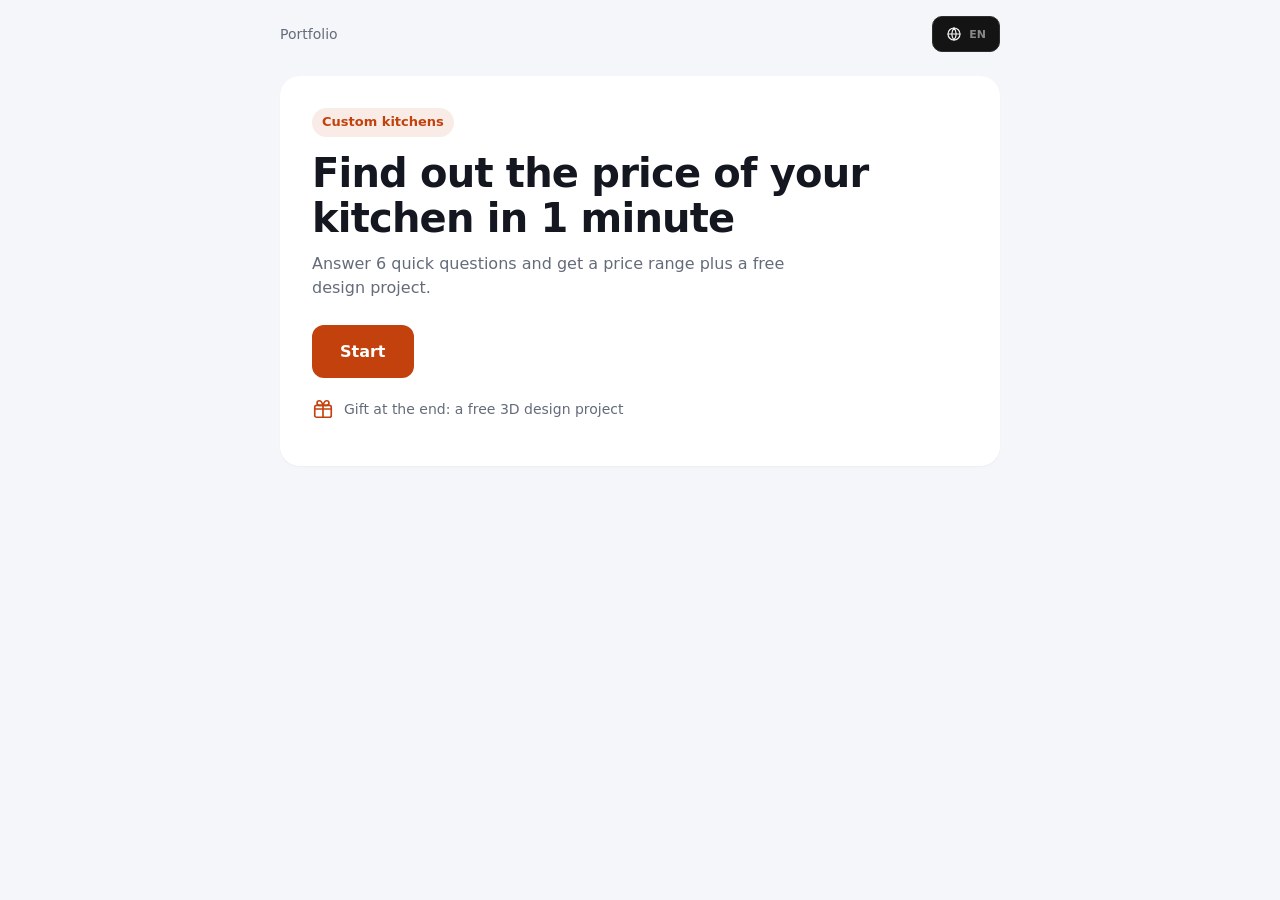
<file: quiz/index.html>
<!doctype html>
<html lang="en">
<head>
<meta charset="utf-8">
<meta name="viewport" content="width=device-width, initial-scale=1">
<title>Kitchen quiz</title>
<style>
  :root { --accent:#c2410c; --ink:#14171f; --muted:#646b7a; --line:#e3e6ec; --bg:#f5f6f9; --card:#fff; }
  * { box-sizing:border-box; }
  body { margin:0; font:16px/1.45 system-ui,-apple-system,"Segoe UI",Roboto,sans-serif; color:var(--ink); background:var(--bg); min-height:100vh; }
  .bar { display:flex; align-items:center; justify-content:space-between; max-width:760px; margin:0 auto; padding:16px 20px 0; }
  .back { color:var(--muted); text-decoration:none; font-size:14px; } .back:hover { color:var(--ink); }
  main { max-width:760px; margin:0 auto; padding:24px 20px 48px; }
  .card { background:var(--card); border-radius:20px; padding:32px; box-shadow:0 1px 2px rgba(0,0,0,.04); }
  .screen { animation:in .35s cubic-bezier(.2,.8,.2,1); }
  @keyframes in { from { opacity:0; transform:translateY(8px); } }
  .tag { display:inline-block; font-size:13px; font-weight:600; color:var(--accent); background:color-mix(in srgb,var(--accent) 10%,white); padding:5px 10px; border-radius:999px; }
  h1 { font-size:clamp(26px,4.5vw,40px); line-height:1.12; letter-spacing:-.02em; margin:14px 0 12px; }
  h2 { font-size:clamp(21px,3.4vw,28px); line-height:1.2; letter-spacing:-.01em; margin:6px 0 22px; }
  .lead { color:var(--muted); margin:0 0 26px; max-width:52ch; }
  .gift { display:flex; align-items:center; gap:10px; margin-top:20px; font-size:14px; color:var(--muted); }
  .gift svg { width:22px; height:22px; color:var(--accent); flex:none; }
  .btn { font:inherit; font-weight:600; padding:15px 28px; border:0; border-radius:12px; background:var(--accent); color:#fff; cursor:pointer; }
  .btn:hover { filter:brightness(1.07); } .btn:disabled { opacity:.6; cursor:wait; }
  .ghost { font:inherit; background:none; border:0; color:var(--muted); cursor:pointer; padding:10px 4px; }
  .ghost:hover { color:var(--ink); }
  .prog { display:flex; justify-content:space-between; font-size:13px; color:var(--muted); margin-bottom:8px; }
  .track { height:6px; background:var(--line); border-radius:9px; overflow:hidden; margin-bottom:24px; }
  .fill { height:100%; background:var(--accent); border-radius:9px; transition:width .35s cubic-bezier(.2,.8,.2,1); }
  .opts { display:grid; grid-template-columns:repeat(2,1fr); gap:12px; }
  .opts.icons { grid-template-columns:repeat(4,1fr); }
  .opt { font:inherit; text-align:start; padding:16px; border:1.5px solid var(--line); border-radius:14px; background:var(--card); cursor:pointer; color:var(--ink); display:flex; flex-direction:column; gap:10px; transition:border-color .15s, background .15s; }
  .opts.icons .opt { align-items:center; text-align:center; }
  .opt svg { width:64px; height:64px; color:var(--muted); }
  .opt:hover { border-color:color-mix(in srgb,var(--accent) 50%,var(--line)); }
  .opt.on { border-color:var(--accent); background:color-mix(in srgb,var(--accent) 7%,white); }
  .opt.on svg { color:var(--accent); }
  .opt:focus-visible, .btn:focus-visible, .chip:focus-visible { outline:2px solid var(--accent); outline-offset:2px; }
  .nav { display:flex; justify-content:space-between; align-items:center; margin-top:24px; min-height:44px; }
  .price { font-size:clamp(30px,5.5vw,46px); font-weight:700; letter-spacing:-.02em; margin:4px 0 10px; font-variant-numeric:tabular-nums; }
  .bonus { display:flex; gap:12px; align-items:center; background:color-mix(in srgb,var(--accent) 8%,white); border:1px dashed color-mix(in srgb,var(--accent) 45%,white); border-radius:14px; padding:14px 16px; margin:20px 0 24px; font-weight:600; }
  .bonus svg { width:26px; height:26px; color:var(--accent); flex:none; }
  form { display:flex; flex-direction:column; gap:12px; max-width:420px; }
  input[type=text], input[type=tel] { font:inherit; padding:14px; border:1.5px solid var(--line); border-radius:12px; }
  input:focus { outline:none; border-color:var(--accent); }
  .lbl { font-size:14px; color:var(--muted); margin-top:4px; }
  .chips { display:flex; flex-wrap:wrap; gap:8px; }
  .chip { font:inherit; font-size:14px; padding:9px 14px; border:1.5px solid var(--line); border-radius:999px; background:var(--card); cursor:pointer; color:var(--ink); }
  .chip.on { border-color:var(--accent); color:var(--accent); font-weight:600; }
  .hp { position:absolute; left:-9999px; }
  .msg { margin:0; font-size:14px; color:var(--muted); min-height:1em; } .msg.err { color:#d33; }
  .ok { width:56px; height:56px; border-radius:50%; background:var(--accent); color:#fff; display:grid; place-items:center; font-size:28px; margin-bottom:12px; }
  .demo { font-style:italic; color:var(--muted); font-size:14px; }
  @media (max-width:640px) { .card { padding:22px; } .opts, .opts.icons { grid-template-columns:1fr 1fr; } }
  @media (prefers-reduced-motion:reduce) { .screen { animation:none; } .fill { transition:none; } }
</style>
</head>
<body>
<header class="bar">
  <a class="back" href="../" data-i18n="back">Portfolio</a>
  <button id="lang" type="button">EN</button>
</header>
<main><div class="card" id="quiz"></div></main>

<script>
  // Настройки под клиента:
  window.QUIZ_SETTINGS = {
    endpoint: "",  // URL воркера из calc/worker. Пусто = демо, заявка не отправляется
    currency: ""   // пусто = по языку (RU → RUB, UA → UAH, остальные → USD)
  };
</script>
<script src="i18n.js"></script>
<script src="../lang.js"></script>
<script>
(function () {
  const S = window.QUIZ_SETTINGS, CUR = window.QUIZ_CURRENCIES, LC = window.QUIZ_LANG_CURRENCY;
  const T = (k, v) => window.t(k, v), lang = () => window.currentLang();
  const root = document.getElementById("quiz");

  // Иконки формы кухни (вид сверху).
  const ic = (d) => `<svg viewBox="0 0 64 64" fill="none" stroke="currentColor" stroke-width="2.5" stroke-linejoin="round" aria-hidden="true"><rect x="4" y="4" width="56" height="56" rx="6" stroke-opacity=".25"/>${d}</svg>`;
  const ICONS = [
    ic('<rect x="10" y="10" width="44" height="12" rx="2"/>'),
    ic('<path d="M10 10h44v12H22v32H10z"/>'),
    ic('<path d="M10 10h44v44H42V22H22v32H10z"/>'),
    ic('<rect x="10" y="10" width="44" height="12" rx="2"/><rect x="20" y="36" width="24" height="12" rx="2"/>')
  ];

  // Вопросы. Цена в USD: base[длина] × shape × facade + worktop.
  const Q = [
    { k: "q1", opts: ["q1a", "q1b", "q1c", "q1d"], icons: true, mult: [1, 1.25, 1.5, 1.7] },
    { k: "q2", opts: ["q2a", "q2b", "q2c", "q2d"], base: [1200, 1800, 2500, 3300] },
    { k: "q3", opts: ["q3a", "q3b", "q3c", "q3d"], mult: [1, 1.2, 1.5, 2.2] },
    { k: "q4", opts: ["q4a", "q4b", "q4c"], add: [0, 400, 800] },
    { k: "q5", opts: ["q5a", "q5b", "q5c"] },
    { k: "q6", opts: ["q6a", "q6b", "q6c"] }
  ];
  const VIA = ["Telegram", "Viber", "WhatsApp", "call"];

  let screen = "intro", step = 0, ans = [], via = 0, sent = false;

  const cur = () => S.currency || LC[lang()] || "USD";
  function money(n) {
    const c = CUR[cur()], l = lang(), v = Math.round(n * c.rate / c.round) * c.round;
    const num = v.toLocaleString(l === "en" || l === "ar" ? "en-US" : l === "zh" ? "zh-CN" : l).replace(/ | /g, " ");
    if (cur() === "RUB") return num + " ₽";
    if (cur() === "UAH") return num + " ₴";
    return l === "en" ? "$" + num : l === "zh" ? num + " 美元" : num + " $";
  }
  function priceUSD() {
    const g = (i) => ans[i] ?? 0;
    return Q[1].base[g(1)] * Q[0].mult[g(0)] * Q[2].mult[g(2)] + Q[3].add[g(3)];
  }
  const range = () => { const p = priceUSD(); return [p * 0.9, p * 1.15]; };
  const rangeText = () => { const [a, b] = range(); return `${money(a)} – ${money(b)}`; };

  function render(focus) {
    document.title = T("pageTitle");
    let h = "";
    if (screen === "intro") {
      h = `<span class="tag">${T("introTag")}</span><h1>${T("introH")}</h1><p class="lead">${T("introP")}</p>
        <button class="btn" data-act="start">${T("start")}</button>
        <p class="gift"><svg viewBox="0 0 24 24" fill="none" stroke="currentColor" stroke-width="1.8" stroke-linecap="round" stroke-linejoin="round" aria-hidden="true"><rect x="3" y="8" width="18" height="13" rx="2"/><path d="M12 8v13M3 12h18M12 8S10.5 3 8 3a2.5 2.5 0 0 0 0 5h4zM12 8s1.5-5 4-5a2.5 2.5 0 0 1 0 5h-4z"/></svg>${T("gift")}</p>`;
    } else if (screen === "q") {
      const q = Q[step], pct = Math.round((step) / Q.length * 100);
      h = `<div class="prog"><span>${T("step", { n: step + 1, total: Q.length })}</span><span>${pct}%</span></div>
        <div class="track"><div class="fill" style="width:${pct}%"></div></div>
        <h2 id="qh">${T(q.k)}</h2>
        <div class="opts${q.icons ? " icons" : ""}" role="radiogroup" aria-labelledby="qh">
          ${q.opts.map((o, i) => `<button class="opt${ans[step] === i ? " on" : ""}" role="radio" aria-checked="${ans[step] === i}" data-i="${i}">${q.icons ? ICONS[i] : ""}<span>${T(o)}</span></button>`).join("")}
        </div>
        <div class="nav"><button class="ghost" data-act="back">← ${T("backBtn")}</button>${ans[step] != null ? `<button class="btn" data-act="next">${T("next")} →</button>` : ""}</div>`;
    } else if (sent) {
      h = `<div class="ok">✓</div><h2>${T("sent")}</h2><p class="lead">${T("sentNote")}</p>${S.endpoint ? "" : `<p class="demo">${T("demoNote")}</p>`}
        <button class="ghost" data-act="again">↻ ${T("again")}</button>`;
    } else {
      h = `<div class="track"><div class="fill" style="width:100%"></div></div>
        <p class="lead" style="margin:0">${T("resH")}</p>
        <div class="price" aria-live="polite">${rangeText()}</div>
        <p class="lead" style="margin:0">${T("resP")}</p>
        <div class="bonus"><svg viewBox="0 0 24 24" fill="none" stroke="currentColor" stroke-width="1.8" stroke-linecap="round" stroke-linejoin="round" aria-hidden="true"><path d="M20.6 13.4 13.4 20.6a2 2 0 0 1-2.8 0L3 13V3h10l7.6 7.6a2 2 0 0 1 0 2.8z"/><circle cx="7.5" cy="7.5" r="1.5"/></svg>${T("bonus")}</div>
        <form novalidate>
          <input type="text" name="name" placeholder="${T("name")}" aria-label="${T("name")}" autocomplete="name">
          <input type="tel" name="phone" placeholder="${T("phone")}" aria-label="${T("phone")}" autocomplete="tel" dir="ltr">
          <input type="text" name="website" class="hp" tabindex="-1" autocomplete="off" aria-hidden="true">
          <span class="lbl">${T("via")}</span>
          <div class="chips" role="radiogroup" aria-label="${T("via")}">${VIA.map((v, i) => `<button type="button" class="chip${i === via ? " on" : ""}" role="radio" aria-checked="${i === via}" data-via="${i}">${v === "call" ? T("call") : v}</button>`).join("")}</div>
          <button class="btn" type="submit">${T("cta")}</button>
          <p class="msg" role="status"></p>
        </form>
        <div class="nav"><button class="ghost" data-act="back">← ${T("backBtn")}</button></div>`;
    }
    root.innerHTML = `<div class="screen">${h}</div>`;
    if (focus) (root.querySelector(".opt.on, .opt, input[name=name], .btn") || root).focus({ preventScroll: true });
  }

  root.addEventListener("click", (e) => {
    const b = e.target.closest("button");
    if (!b) return;
    const act = b.dataset.act;
    if (act === "start") { screen = "q"; step = 0; return render(true); }
    if (act === "again") { screen = "intro"; ans = []; sent = false; return render(true); }
    if (act === "back") { if (screen === "res") { screen = "q"; step = Q.length - 1; } else if (step > 0) step--; else screen = "intro"; return render(true); }
    if (act === "next") { if (step < Q.length - 1) step++; else screen = "res"; return render(true); }
    if (b.dataset.via != null) {
      via = Number(b.dataset.via);
      b.parentElement.querySelectorAll(".chip").forEach((c, i) => { c.classList.toggle("on", i === via); c.setAttribute("aria-checked", i === via); });
      return;
    }
    if (b.classList.contains("opt")) {
      ans[step] = Number(b.dataset.i);
      b.parentElement.querySelectorAll(".opt").forEach((o, i) => { o.classList.toggle("on", i === ans[step]); o.setAttribute("aria-checked", i === ans[step]); });
      // Автопереход к следующему вопросу после выбора.
      clearTimeout(render.t);
      render.t = setTimeout(() => { if (step < Q.length - 1) step++; else screen = "res"; render(true); }, 280);
    }
  });

  root.addEventListener("submit", async (e) => {
    e.preventDefault();
    const f = e.target, msg = f.querySelector(".msg"), btn = f.querySelector("[type=submit]");
    const phone = f.phone.value.trim();
    if (phone.replace(/\D/g, "").length < 9) { msg.className = "msg err"; msg.textContent = T("phoneErr"); f.phone.focus(); return; }
    const [a, b] = range(), c = CUR[cur()];
    const items = Q.map((q, i) => ({ label: T(q.k), value: T(q.opts[ans[i]]) }));
    items.push({ label: T("range"), value: rangeText() }, { label: T("via"), value: VIA[via] === "call" ? T("call") : VIA[via] });
    const payload = { niche: "kitchen-quiz", title: T("introTag"), total: Math.round((a + b) / 2 * c.rate / c.round) * c.round, currency: cur(), lang: lang(),
      items, name: f.name.value.trim(), phone, website: f.website.value, page: location.href };
    btn.disabled = true; msg.className = "msg"; msg.textContent = T("sending");
    try {
      if (!S.endpoint) { console.log("Demo request:", payload); await new Promise((r) => setTimeout(r, 500)); }
      else { const r = await fetch(S.endpoint, { method: "POST", headers: { "Content-Type": "application/json" }, body: JSON.stringify(payload) }); if (!r.ok) throw 0; }
      sent = true; render(true);
    } catch { btn.disabled = false; msg.className = "msg err"; msg.textContent = T("sendErr"); }
  });

  // Смена языка → тексты и валюта меняются сразу, ответы сохраняются.
  document.addEventListener("langchange", () => render(false));
  render(false);
})();
</script>
</body>
</html>
</file>
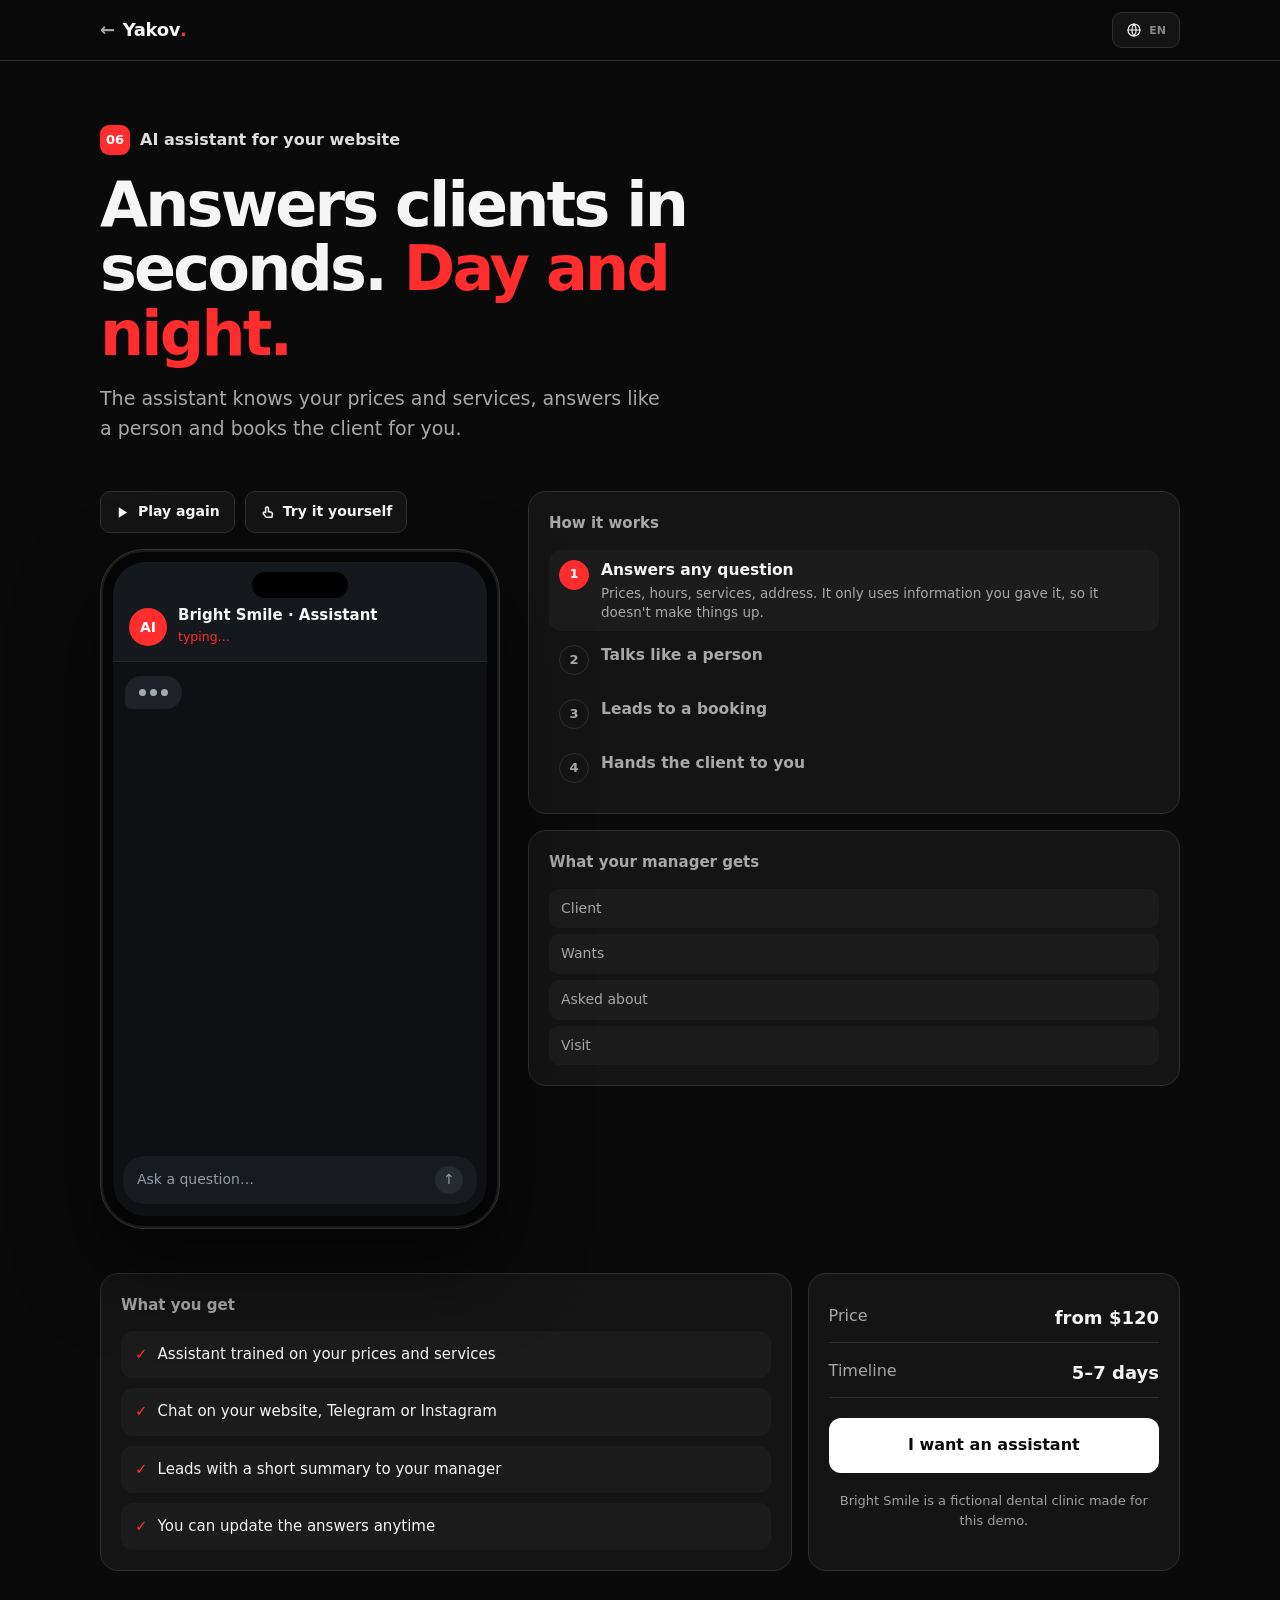
<file: demos/ai/index.html>
<!doctype html>
<html lang="en">
<head>
<meta charset="utf-8">
<meta name="viewport" content="width=device-width,initial-scale=1">
<meta name="theme-color" content="#0a0a0a">
<title data-i18n="title">AI assistant for your website · Demo</title>
<link rel="stylesheet" href="../demo.css">
<style>
.lead-card{display:grid;gap:6px}
.lead-card div{display:grid;grid-template-columns:110px 1fr;gap:12px;padding:9px 12px;border-radius:10px;background:var(--panel2);font-size:14px;transition:background .4s}
.lead-card span{color:var(--muted)}
.lead-card b{font-weight:650;min-height:1.4em}
.lead-card div.fill{background:var(--red-dim)}
</style>
</head>
<body>
<header class="bar"><div class="wrap">
  <a class="back notranslate" translate="no" href="../../"><i>←</i><span>Yakov<b>.</b></span></a>
  <span class="sp"></span>
  <button id="lang" type="button">EN</button>
</div></header>

<main class="wrap">
  <section class="hero">
    <p class="tag"><span class="n">06</span><span data-i18n="service">AI assistant for your website</span></p>
    <h1 data-i18n-html="h1">Answers clients in seconds. <em>Day and night.</em></h1>
    <p class="lead" data-i18n="lead">The assistant knows your prices and services, answers like a person and books the client for you.</p>
  </section>

  <section class="show">
    <div>
      <div class="controls">
        <button class="ctl" id="play" type="button"><svg viewBox="0 0 16 16" fill="currentColor" aria-hidden="true"><path d="M4 2.5v11l9-5.5z"/></svg><span data-i18n="play">Play again</span></button>
        <button class="ctl" id="try" type="button" aria-pressed="false"><svg viewBox="0 0 16 16" fill="none" stroke="currentColor" stroke-width="1.6" aria-hidden="true"><path d="M6 8V3.5a1.5 1.5 0 0 1 3 0V7l3 .8a1.6 1.6 0 0 1 1.2 1.8l-.5 3.4H6.5L3.8 9.6a1.2 1.2 0 0 1 1.8-1.6z"/></svg><span data-i18n="try">Try it yourself</span></button>
      </div>
      <div class="nowcap" id="nowcap" aria-live="polite"></div>
      <div class="phone">
        <div class="screen">
          <div class="notch"></div>
          <div class="push" id="push"><span class="ava">TG</span><div><b></b><p></p></div><small data-i18n="now">now</small></div>
          <div class="chat-head"><span class="ava">AI</span><div><b data-i18n="chatName">Bright Smile · Assistant</b><small id="status" data-i18n="online">online</small></div></div>
          <div class="msgs" id="msgs" aria-live="polite"></div>
          <div class="replies" id="replies"></div>
          <div class="inputbar"><span data-i18n="input">Ask a question…</span><i>↑</i></div>
        </div>
      </div>
    </div>

    <div class="side">
      <div class="panel">
        <h2 data-i18n="howTitle">How it works</h2>
        <ol class="steps" id="steps">
          <li><span class="k">1</span><div><b data-i18n="s1">Answers any question</b><small data-i18n="s1d">Prices, hours, services, address. It only uses information you gave it, so it doesn't make things up.</small></div></li>
          <li><span class="k">2</span><div><b data-i18n="s2">Talks like a person</b><small data-i18n="s2d">Short, friendly answers in the client's language.</small></div></li>
          <li><span class="k">3</span><div><b data-i18n="s3">Leads to a booking</b><small data-i18n="s3d">When the client is ready, it offers a time and takes their contact.</small></div></li>
          <li><span class="k">4</span><div><b data-i18n="s4">Hands the client to you</b><small data-i18n="s4d">You get a short summary: who, what they want and what they asked.</small></div></li>
        </ol>
      </div>
      <div class="panel">
        <h2 data-i18n="cardTitle">What your manager gets</h2>
        <div class="lead-card">
          <div id="l1"><span data-i18n="lName">Client</span><b></b></div>
          <div id="l2"><span data-i18n="lWants">Wants</span><b></b></div>
          <div id="l3"><span data-i18n="lAsked">Asked about</span><b></b></div>
          <div id="l4"><span data-i18n="lWhen">Visit</span><b></b></div>
        </div>
      </div>
    </div>
  </section>

  <section class="get">
    <div class="panel">
      <h2 data-i18n="getTitle">What you get</h2>
      <ul>
        <li data-i18n="g1">Assistant trained on your prices and services</li>
        <li data-i18n="g2">Chat on your website, Telegram or Instagram</li>
        <li data-i18n="g3">Leads with a short summary to your manager</li>
        <li data-i18n="g4">You can update the answers anytime</li>
      </ul>
    </div>
    <div class="panel price">
      <div class="row"><span data-i18n="priceL">Price</span><b data-i18n="priceV">from $120</b></div>
      <div class="row"><span data-i18n="timeL">Timeline</span><b data-i18n="timeV">5–7 days</b></div>
      <a class="cta" href="../../order/?service=ai" data-i18n="cta">I want an assistant</a>
      <p class="fine" data-i18n="fine">Bright Smile is a fictional dental clinic made for this demo.</p>
    </div>
  </section>
</main>

<script>
window.I18N = {
  en: {
    title: 'AI assistant for your website · Demo', service: 'AI assistant for your website',
    h1: 'Answers clients in seconds. <em>Day and night.</em>',
    lead: 'The assistant knows your prices and services, answers like a person and books the client for you.',
    play: 'Play again', try: 'Try it yourself', now: 'now', online: 'online', typing: 'typing…', input: 'Ask a question…', chatName: 'Bright Smile · Assistant',
    howTitle: 'How it works',
    s1: 'Answers any question', s1d: 'Prices, hours, services, address. It only uses information you gave it, so it doesn\'t make things up.',
    s2: 'Talks like a person', s2d: 'Short, friendly answers in the client\'s language.',
    s3: 'Leads to a booking', s3d: 'When the client is ready, it offers a time and takes their contact.',
    s4: 'Hands the client to you', s4d: 'You get a short summary: who, what they want and what they asked.',
    cardTitle: 'What your manager gets', lName: 'Client', lWants: 'Wants', lAsked: 'Asked about', lWhen: 'Visit',
    getTitle: 'What you get', g1: 'Assistant trained on your prices and services', g2: 'Chat on your website, Telegram or Instagram', g3: 'Leads with a short summary to your manager', g4: 'You can update the answers anytime',
    priceL: 'Price', priceV: 'from $120', timeL: 'Timeline', timeV: '5–7 days', cta: 'I want an assistant', fine: 'Bright Smile is a fictional dental clinic made for this demo.',
    c_hi: 'Hi! I\'m the Bright Smile assistant 🦷\nAsk me anything about our services and prices.',
    q_price: 'How much is teeth whitening?', a_price: 'Professional whitening is $180 and takes about an hour. The result lasts 1–2 years.',
    q_pain: 'Does it hurt?', a_pain: 'It doesn\'t hurt. Some people feel slight sensitivity for a day, and the dentist protects your gums during the procedure.',
    q_sat: 'Are you open on Saturday?', a_sat: 'Yes, on Saturdays we\'re open 10:00–16:00.',
    c_offer: 'Would you like a free 15-minute consultation first? The dentist will check if whitening is right for you.',
    o_yes: 'Yes, book me', c_slot: 'Great! The nearest free times:', o_s1: 'Sat 11:00', o_s2: 'Sat 13:30', o_s3: 'Mon 18:00',
    c_name: 'What\'s your name and phone number?', me_contact: 'Kate, +1 555 019 7721',
    c_done: 'Done, Kate! You\'re booked for {slot}. We\'ll send a reminder the day before 😊',
    v_name: 'Kate · +1 555 019 7721', v_wants: 'Teeth whitening, free consultation first', pushT: 'New client from the website chat', pushP: 'Kate · whitening · {slot}'
  },
  de: {
    title: 'KI-Assistent für Ihre Website · Demo', service: 'KI-Assistent für Ihre Website', h1: 'Antwortet Kunden in Sekunden. <em>Tag und Nacht.</em>', lead: 'Der Assistent kennt Ihre Preise und Leistungen, antwortet natürlich und vereinbart Termine für Ihre Kunden.',
    play: 'Noch einmal ansehen', try: 'Selbst ausprobieren', now: 'jetzt', online: 'online', typing: 'schreibt …', input: 'Stellen Sie eine Frage …', chatName: 'Bright Smile · Assistent', howTitle: 'So läuft es ab', s1: 'Beantwortet jede Frage', s1d: 'Preise, Öffnungszeiten, Leistungen und Adresse. Er nutzt nur Ihre Angaben und erfindet nichts dazu.', s2: 'Klingt wie ein Mensch', s2d: 'Kurze, freundliche Antworten in der Sprache Ihrer Kunden.', s3: 'Führt zur Terminbuchung', s3d: 'Sobald der Kunde bereit ist, schlägt der Assistent einen Termin vor und fragt nach dem Kontakt.', s4: 'Übergibt den Kontakt an Sie', s4d: 'Sie erhalten eine kurze Zusammenfassung: wer anfragt, was die Person möchte und wissen wollte.',
    cardTitle: 'Was Ihre Leitung erhält', lName: 'Kunde', lWants: 'Wunsch', lAsked: 'Frage zu', lWhen: 'Termin', getTitle: 'Das bekommen Sie', g1: 'Ein Assistent, der Ihre Preise und Leistungen kennt', g2: 'Chat auf Ihrer Website, bei Telegram oder Instagram', g3: 'Anfragen mit Kurzfassung für Ihr Team', g4: 'Antworten jederzeit anpassbar', priceL: 'Preis', priceV: 'ab 120 $', timeL: 'Dauer', timeV: '5–7 Tage', cta: 'Ich möchte einen Assistenten', fine: 'Bright Smile ist eine erfundene Zahnklinik für diese Demo.',
    c_hi: 'Hallo! Ich bin der Assistent von Bright Smile 🦷\nFragen Sie mich gern zu unseren Leistungen und Preisen.', q_price: 'Was kostet das Bleaching?', a_price: 'Professionelles Bleaching kostet $180 und dauert etwa eine Stunde. Das Ergebnis hält 1–2 Jahre.', q_pain: 'Tut das weh?', a_pain: 'Nein. Manche spüren einen Tag lang eine leichte Empfindlichkeit. Während der Behandlung schützt der Zahnarzt Ihr Zahnfleisch.', q_sat: 'Haben Sie samstags geöffnet?', a_sat: 'Ja, samstags sind wir von 10:00 bis 16:00 Uhr geöffnet.', c_offer: 'Möchten Sie zuerst ein kostenloses Beratungsgespräch von 15 Minuten? Der Zahnarzt prüft, ob Bleaching für Sie passt.', o_yes: 'Ja, bitte buchen', c_slot: 'Gern! Die nächsten freien Termine:', o_s1: 'Sa 11:00', o_s2: 'Sa 13:30', o_s3: 'Mo 18:00', c_name: 'Wie heißen Sie und wie lautet Ihre Telefonnummer?', me_contact: 'Lena, +1 555 019 7721', c_done: 'Alles klar, Lena! Ihr Termin ist {slot}. Am Vortag schicken wir eine Erinnerung 😊', v_name: 'Lena · +1 555 019 7721', v_wants: 'Zahnaufhellung, zuerst kostenloses Beratungsgespräch', pushT: 'Neuer Kontakt aus dem Website-Chat', pushP: 'Lena · Bleaching · {slot}'
  },
  es: {
    title: 'Asistente de IA para tu web · Demo', service: 'Asistente de IA para tu web', h1: 'Responde a tus clientes en segundos. <em>A cualquier hora.</em>', lead: 'Conoce tus precios y servicios, responde con naturalidad y reserva citas por ti.',
    play: 'Ver otra vez', try: 'Pruébalo', now: 'ahora', online: 'en línea', typing: 'escribiendo…', input: 'Haz una pregunta…', chatName: 'Bright Smile · Asistente', howTitle: 'Cómo funciona', s1: 'Responde cualquier pregunta', s1d: 'Precios, horarios, servicios y dirección. Solo usa la información que le das; no inventa nada.', s2: 'Habla como una persona', s2d: 'Respuestas breves y amables en el idioma de cada cliente.', s3: 'Ayuda a reservar una cita', s3d: 'Cuando el cliente está listo, propone un horario y pide sus datos.', s4: 'Te pasa el contacto', s4d: 'Recibes un resumen: quién es, qué necesita y qué ha preguntado.',
    cardTitle: 'Lo que recibe tu encargado', lName: 'Cliente', lWants: 'Quiere', lAsked: 'Pregunta', lWhen: 'Cita', getTitle: 'Qué recibes', g1: 'Un asistente que conoce tus precios y servicios', g2: 'Chat en tu web, Telegram o Instagram', g3: 'Consultas con un resumen para tu encargado', g4: 'Puedes actualizar las respuestas cuando quieras', priceL: 'Precio', priceV: 'desde 120 $', timeL: 'Plazo', timeV: '5–7 días', cta: 'Quiero un asistente', fine: 'Bright Smile es una clínica dental ficticia creada para esta demo.',
    c_hi: '¡Hola! Soy el asistente de Bright Smile 🦷\nPregúntame lo que quieras sobre nuestros servicios y precios.', q_price: '¿Cuánto cuesta el blanqueamiento?', a_price: 'El blanqueamiento profesional cuesta $180 y dura aproximadamente una hora. El resultado se mantiene entre 1 y 2 años.', q_pain: '¿Duele?', a_pain: 'No duele. Algunas personas notan sensibilidad leve durante un día, y el dentista protege las encías durante el tratamiento.', q_sat: '¿Abrís los sábados?', a_sat: 'Sí, los sábados abrimos de 10:00 a 16:00.', c_offer: '¿Quieres una consulta gratuita de 15 minutos primero? El dentista verá si el blanqueamiento es adecuado para ti.', o_yes: 'Sí, reserva', c_slot: '¡Genial! Los próximos horarios disponibles:', o_s1: 'Sáb 11:00', o_s2: 'Sáb 13:30', o_s3: 'Lun 18:00', c_name: '¿Cómo te llamas y cuál es tu teléfono?', me_contact: 'Lucía, +1 555 019 7721', c_done: '¡Listo, Lucía! Tu cita es {slot}. Te enviaremos un recordatorio el día anterior 😊', v_name: 'Lucía · +1 555 019 7721', v_wants: 'Blanqueamiento dental, primero consulta gratuita', pushT: 'Nuevo cliente desde el chat web', pushP: 'Lucía · blanqueamiento · {slot}'
  },
  fr: {
    title: 'Assistant IA pour votre site · Démo', service: 'Assistant IA pour votre site', h1: 'Répond à vos clients en quelques secondes. <em>Jour et nuit.</em>', lead: 'Il connaît vos tarifs et vos prestations, répond naturellement et prend les rendez-vous pour vous.',
    play: 'Revoir', try: 'À vous d’essayer', now: 'maintenant', online: 'en ligne', typing: 'écrit…', input: 'Posez une question…', chatName: 'Bright Smile · Assistant', howTitle: 'Comment ça marche', s1: 'Répond à toutes les questions', s1d: 'Prix, horaires, prestations, adresse. Il utilise uniquement les informations que vous lui donnez.', s2: 'Parle naturellement', s2d: 'Des réponses courtes et accueillantes dans la langue du client.', s3: 'Aide à prendre rendez-vous', s3d: 'Quand le client est prêt, il propose un créneau et demande ses coordonnées.', s4: 'Vous transmet le contact', s4d: 'Vous recevez un résumé : qui est le client, ce qu’il souhaite et ce qu’il a demandé.',
    cardTitle: 'Ce que reçoit votre responsable', lName: 'Client', lWants: 'Souhaite', lAsked: 'Question sur', lWhen: 'Visite', getTitle: 'Ce que vous obtenez', g1: 'Un assistant qui connaît vos tarifs et prestations', g2: 'Un chat sur votre site, Telegram ou Instagram', g3: 'Des demandes résumées pour votre responsable', g4: 'Des réponses modifiables à tout moment', priceL: 'Prix', priceV: 'à partir de 120 $', timeL: 'Délai', timeV: '5–7 jours', cta: 'Je veux un assistant', fine: 'Bright Smile est un cabinet dentaire fictif créé pour cette démo.',
    c_hi: 'Bonjour ! Je suis l’assistant de Bright Smile 🦷\nPosez-moi vos questions sur nos soins et nos tarifs.', q_price: 'Combien coûte le blanchiment ?', a_price: 'Un blanchiment professionnel coûte $180 et dure environ une heure. Le résultat tient 1 à 2 ans.', q_pain: 'Est-ce que ça fait mal ?', a_pain: 'Non. Certaines personnes ressentent une légère sensibilité pendant une journée. Le dentiste protège vos gencives pendant le soin.', q_sat: 'Êtes-vous ouverts le samedi ?', a_sat: 'Oui, nous sommes ouverts le samedi de 10:00 à 16:00.', c_offer: 'Souhaitez-vous d’abord une consultation gratuite de 15 minutes ? Le dentiste vérifiera si le blanchiment vous convient.', o_yes: 'Oui, prenez rendez-vous', c_slot: 'Parfait ! Voici les prochains créneaux libres :', o_s1: 'Sam. 11:00', o_s2: 'Sam. 13:30', o_s3: 'Lun. 18:00', c_name: 'Quel est votre nom et votre numéro de téléphone ?', me_contact: 'Camille, +1 555 019 7721', c_done: 'C’est noté, Camille ! Votre rendez-vous est {slot}. Nous vous enverrons un rappel la veille 😊', v_name: 'Camille · +1 555 019 7721', v_wants: 'Blanchiment dentaire, consultation gratuite d’abord', pushT: 'Nouveau client via le chat du site', pushP: 'Camille · blanchiment · {slot}'
  },
  zh: {
    title: '网站 AI 助手 · 演示', service: '网站 AI 助手', h1: '几秒内回复客户。<em>日夜在线。</em>', lead: '助手熟悉你的服务和价格，像真人一样沟通，还能帮客户预约。',
    play: '再看一次', try: '自己试试', now: '现在', online: '在线', typing: '正在输入…', input: '问个问题…', chatName: 'Bright Smile · 助手', howTitle: '工作方式', s1: '解答各种问题', s1d: '价格、营业时间、服务和地址。只使用你提供的信息，不会凭空编造。', s2: '像真人一样沟通', s2d: '用客户熟悉的语言，给出简短友好的回复。', s3: '引导客户预约', s3d: '客户准备好后，助手会推荐时间并收集联系方式。', s4: '把客户需求交给你', s4d: '你会收到简要摘要：客户是谁、想要什么、咨询了什么。',
    cardTitle: '负责人收到的信息', lName: '客户', lWants: '需求', lAsked: '咨询内容', lWhen: '到店时间', getTitle: '你将获得', g1: '熟悉你服务和价格的 AI 助手', g2: '可在网站、Telegram 或 Instagram 使用的聊天窗口', g3: '附简要摘要的客户需求通知', g4: '随时修改助手的回答', priceL: '价格', priceV: '120 美元起', timeL: '周期', timeV: '5–7 天', cta: '我想要一个助手', fine: 'Bright Smile 是为本演示虚构的牙科诊所。',
    c_hi: '你好！我是 Bright Smile 助手 🦷\n关于我们的服务和价格，想问什么都可以。', q_price: '牙齿美白多少钱？', a_price: '专业美白收费 $180，大约需要一小时，效果可维持 1–2 年。', q_pain: '会疼吗？', a_pain: '不会疼。有些人会有一天左右的轻微敏感，治疗时牙医也会保护牙龈。', q_sat: '周六营业吗？', a_sat: '营业，周六开放时间是 10:00–16:00。', c_offer: '要不要先预约 15 分钟免费咨询？牙医会帮你判断是否适合美白。', o_yes: '好，帮我预约', c_slot: '好的！最近的空闲时段：', o_s1: '周六 11:00', o_s2: '周六 13:30', o_s3: '周一 18:00', c_name: '请问怎么称呼你？电话号码是多少？', me_contact: '李娜，+1 555 019 7721', c_done: '好的，李娜！已为你预约 {slot}。我们会提前一天提醒 😊', v_name: '李娜 · +1 555 019 7721', v_wants: '牙齿美白，先进行免费咨询', pushT: '来自网站聊天的新客户', pushP: '李娜 · 牙齿美白 · {slot}'
  },
  ar: {
    title: 'مساعد ذكي لموقعك · عرض تجريبي', service: 'مساعد ذكي لموقعك', h1: 'يجيب عملاءك خلال ثوانٍ. <em>ليلًا ونهارًا.</em>', lead: 'يعرف المساعد أسعارك وخدماتك، ويرد بأسلوب طبيعي ويحجز المواعيد لعملائك.',
    play: 'شاهد مرة أخرى', try: 'جرّب بنفسك', now: 'الآن', online: 'متصل', typing: 'يكتب…', input: 'اكتب سؤالك…', chatName: 'Bright Smile · المساعد', howTitle: 'كيف يعمل', s1: 'يجيب عن كل الأسئلة', s1d: 'الأسعار وساعات العمل والخدمات والعنوان. يستخدم المعلومات التي تزوده بها فقط ولا يختلق إجابات.', s2: 'يتحدث بأسلوب طبيعي', s2d: 'إجابات قصيرة وودودة بلغة العميل.', s3: 'يساعد على حجز موعد', s3d: 'عندما يكون العميل مستعدًا، يقترح موعدًا ويطلب بيانات التواصل.', s4: 'يحوّل العميل إليك', s4d: 'تصلك خلاصة قصيرة: من هو العميل، وما الذي يريده، وما الذي سأل عنه.',
    cardTitle: 'ما يصل إلى مديرك', lName: 'العميل', lWants: 'يريد', lAsked: 'سأل عن', lWhen: 'الموعد', getTitle: 'ما ستحصل عليه', g1: 'مساعد مدرّب على أسعارك وخدماتك', g2: 'محادثة على موقعك أو Telegram أو Instagram', g3: 'طلبات مع ملخص قصير لمديرك', g4: 'يمكنك تحديث الإجابات في أي وقت', priceL: 'السعر', priceV: 'ابتداءً من 120 $', timeL: 'المدة', timeV: '5–7 أيام', cta: 'أريد مساعدًا ذكيًا', fine: 'Bright Smile عيادة أسنان خيالية أُنشئت لهذا العرض التجريبي.',
    c_hi: 'مرحبًا! أنا مساعد Bright Smile 🦷\nاسألني عن خدماتنا وأسعارنا.', q_price: 'كم يكلف تبييض الأسنان؟', a_price: 'تبلغ تكلفة التبييض الاحترافي $180 ويستغرق نحو ساعة. وتدوم النتيجة من سنة إلى سنتين.', q_pain: 'هل يسبب ألمًا؟', a_pain: 'لا يسبب ألمًا. قد يشعر بعض الأشخاص بحساسية بسيطة ليوم واحد، ويحمي طبيب الأسنان اللثة أثناء الإجراء.', q_sat: 'هل تعملون يوم السبت؟', a_sat: 'نعم، نعمل أيام السبت من 10:00 إلى 16:00.', c_offer: 'هل ترغب في استشارة مجانية لمدة 15 دقيقة أولًا؟ سيتحقق الطبيب من مناسبة التبييض لك.', o_yes: 'نعم، احجز لي', c_slot: 'ممتاز! أقرب المواعيد المتاحة:', o_s1: 'السبت 11:00', o_s2: 'السبت 13:30', o_s3: 'الاثنين 18:00', c_name: 'ما اسمك ورقم هاتفك؟', me_contact: 'سارة، +1 555 019 7721', c_done: 'تم يا سارة! موعدك هو {slot}. سنرسل إليك تذكيرًا في اليوم السابق 😊', v_name: 'سارة · +1 555 019 7721', v_wants: 'تبييض الأسنان، مع استشارة مجانية أولًا', pushT: 'عميل جديد من محادثة الموقع', pushP: 'سارة · تبييض الأسنان · {slot}'
  },
  ru: {
    title: 'ИИ-ассистент для сайта · Демо', service: 'ИИ-ассистент для сайта',
    h1: 'Отвечает клиентам за секунды. <em>Днём и ночью.</em>',
    lead: 'Ассистент знает ваши цены и услуги, отвечает как живой человек и сам записывает клиента.',
    play: 'Показать ещё раз', try: 'Попробовать самому', now: 'сейчас', online: 'в сети', typing: 'печатает…', input: 'Задайте вопрос…', chatName: 'Bright Smile · Ассистент',
    howTitle: 'Как это работает',
    s1: 'Отвечает на любые вопросы', s1d: 'Цены, часы работы, услуги, адрес. Берёт только то, что вы ему дали, поэтому ничего не выдумывает.',
    s2: 'Общается как человек', s2d: 'Коротко и дружелюбно, на языке клиента.',
    s3: 'Подводит к записи', s3d: 'Когда клиент готов, предлагает время и берёт контакт.',
    s4: 'Передаёт клиента вам', s4d: 'Вы получаете короткую сводку: кто, что хочет и о чём спрашивал.',
    cardTitle: 'Что получает менеджер', lName: 'Клиент', lWants: 'Хочет', lAsked: 'Спрашивал', lWhen: 'Визит',
    getTitle: 'Что вы получите', g1: 'Ассистент, обученный на ваших ценах и услугах', g2: 'Чат на сайте, в Telegram или Instagram', g3: 'Заявки с короткой сводкой менеджеру', g4: 'Ответы можно менять в любой момент',
    priceL: 'Цена', priceV: 'от $120', timeL: 'Срок', timeV: '5–7 дней', cta: 'Хочу ассистента', fine: 'Bright Smile — вымышленная стоматология, придумана для этого демо.',
    c_hi: 'Здравствуйте! Я ассистент клиники Bright Smile 🦷\nСпросите что угодно об услугах и ценах.',
    q_price: 'Сколько стоит отбеливание?', a_price: 'Профессиональное отбеливание стоит 15 000 ₽ и занимает около часа. Результат держится 1–2 года.',
    q_pain: 'Это больно?', a_pain: 'Нет, не больно. Иногда день-два зубы чуть чувствительнее обычного, а дёсны врач защищает во время процедуры.',
    q_sat: 'Вы работаете в субботу?', a_sat: 'Да, в субботу мы открыты с 10:00 до 16:00.',
    c_offer: 'Хотите сначала бесплатную консультацию на 15 минут? Врач посмотрит, подходит ли вам отбеливание.',
    o_yes: 'Да, запишите', c_slot: 'Отлично! Ближайшее свободное время:', o_s1: 'Сб 11:00', o_s2: 'Сб 13:30', o_s3: 'Пн 18:00',
    c_name: 'Как вас зовут и какой у вас номер?', me_contact: 'Катя, +7 900 777-21-19',
    c_done: 'Готово, Катя! Вы записаны на {slot}. Накануне пришлём напоминание 😊',
    v_name: 'Катя · +7 900 777-21-19', v_wants: 'Отбеливание, сначала бесплатная консультация', pushT: 'Новый клиент из чата на сайте', pushP: 'Катя · отбеливание · {slot}'
  },
  uk: {
    title: 'ШІ-асистент для сайту · Демо', service: 'ШІ-асистент для сайту',
    h1: 'Відповідає клієнтам за секунди. <em>Удень і вночі.</em>',
    lead: 'Асистент знає ваші ціни й послуги, відповідає як жива людина і сам записує клієнта.',
    play: 'Показати ще раз', try: 'Спробувати самому', now: 'зараз', online: 'у мережі', typing: 'друкує…', input: 'Поставте запитання…', chatName: 'Bright Smile · Асистент',
    howTitle: 'Як це працює',
    s1: 'Відповідає на будь-які запитання', s1d: 'Ціни, години роботи, послуги, адреса. Бере лише те, що ви йому дали, тому нічого не вигадує.',
    s2: 'Спілкується як людина', s2d: 'Коротко й привітно, мовою клієнта.',
    s3: 'Підводить до запису', s3d: 'Коли клієнт готовий, пропонує час і бере контакт.',
    s4: 'Передає клієнта вам', s4d: 'Ви отримуєте коротке зведення: хто, що хоче і про що питав.',
    cardTitle: 'Що отримує менеджер', lName: 'Клієнт', lWants: 'Хоче', lAsked: 'Питав про', lWhen: 'Візит',
    getTitle: 'Що ви отримаєте', g1: 'Асистент, навчений на ваших цінах і послугах', g2: 'Чат на сайті, у Telegram чи Instagram', g3: 'Заявки з коротким зведенням менеджеру', g4: 'Відповіді можна змінити будь-коли',
    priceL: 'Ціна', priceV: 'від $120', timeL: 'Термін', timeV: '5–7 днів', cta: 'Хочу асистента', fine: 'Bright Smile — вигадана стоматологія, створена для цього демо.',
    c_hi: 'Вітаю! Я асистент клініки Bright Smile 🦷\nЗапитайте що завгодно про послуги та ціни.',
    q_price: 'Скільки коштує відбілювання?', a_price: 'Професійне відбілювання коштує 6 500 ₴ і триває близько години. Результат тримається 1–2 роки.',
    q_pain: 'Це боляче?', a_pain: 'Ні, не боляче. Іноді день-два зуби трохи чутливіші, а ясна лікар захищає під час процедури.',
    q_sat: 'Ви працюєте в суботу?', a_sat: 'Так, у суботу ми відчинені з 10:00 до 16:00.',
    c_offer: 'Хочете спершу безкоштовну консультацію на 15 хвилин? Лікар подивиться, чи підходить вам відбілювання.',
    o_yes: 'Так, запишіть', c_slot: 'Чудово! Найближчий вільний час:', o_s1: 'Сб 11:00', o_s2: 'Сб 13:30', o_s3: 'Пн 18:00',
    c_name: 'Як вас звати і який у вас номер?', me_contact: 'Катя, +380 67 777 21 19',
    c_done: 'Готово, Катю! Ви записані на {slot}. Напередодні надішлемо нагадування 😊',
    v_name: 'Катя · +380 67 777 21 19', v_wants: 'Відбілювання, спершу безкоштовна консультація', pushT: 'Новий клієнт із чату на сайті', pushP: 'Катя · відбілювання · {slot}'
  }
};
</script>
<script src="../../lang.js"></script>
<script src="../demo.js"></script>
<script>
(function () {
  function T(k, v) { return window.t(k, v); }
  function setRow(id, text) { var r = document.getElementById(id); r.querySelector('b').textContent = text; r.classList.add('fill'); setTimeout(function () { r.classList.remove('fill'); }, 1200); }
  ChatDemo({
    msgs: '#msgs', replies: '#replies', status: '#status', push: '#push', steps: '#steps', play: '#play', try: '#try',
    reset: function () { ['l1', 'l2', 'l3', 'l4'].forEach(function (id) { var r = document.getElementById(id); r.querySelector('b').textContent = ''; r.classList.remove('fill'); }); },
    script: async function (a) {
      var asked = [];
      a.step(0);
      await a.wait(500);
      await a.bot(T('c_hi'), 1000);
      var qs = [{ id: 'price', label: T('q_price') }, { id: 'pain', label: T('q_pain') }, { id: 'sat', label: T('q_sat') }];
      var q = await a.ask(qs, 'price');
      asked.push(q.label);
      await a.bot(T('a_' + q.id), 1400);
      a.step(1);
      var rest = qs.filter(function (x) { return x.id !== q.id; });
      var q2 = await a.ask(rest, rest[0].id === 'pain' ? 'pain' : rest[0].id);
      asked.push(q2.label);
      await a.bot(T('a_' + q2.id), 1400);
      setRow('l3', asked.join(' · '));
      a.step(2);
      await a.bot(T('c_offer'), 1200);
      await a.ask([{ id: 'yes', label: T('o_yes') }], 'yes');
      await a.bot(T('c_slot'), 800);
      var slot = await a.ask([{ id: 's1', label: T('o_s1') }, { id: 's2', label: T('o_s2') }, { id: 's3', label: T('o_s3') }], 's1');
      await a.bot(T('c_name'), 800);
      await a.wait(600);
      await a.me(T('me_contact'));
      await a.bot(T('c_done', { slot: slot.label }), 1000);
      a.step(3);
      setRow('l1', T('v_name')); await a.wait(300);
      setRow('l2', T('v_wants')); await a.wait(300);
      setRow('l4', slot.label);
      await a.push(T('pushT'), T('pushP', { slot: slot.label }), 3200);
    }
  });
})();
</script>
</body>
</html>
</file>
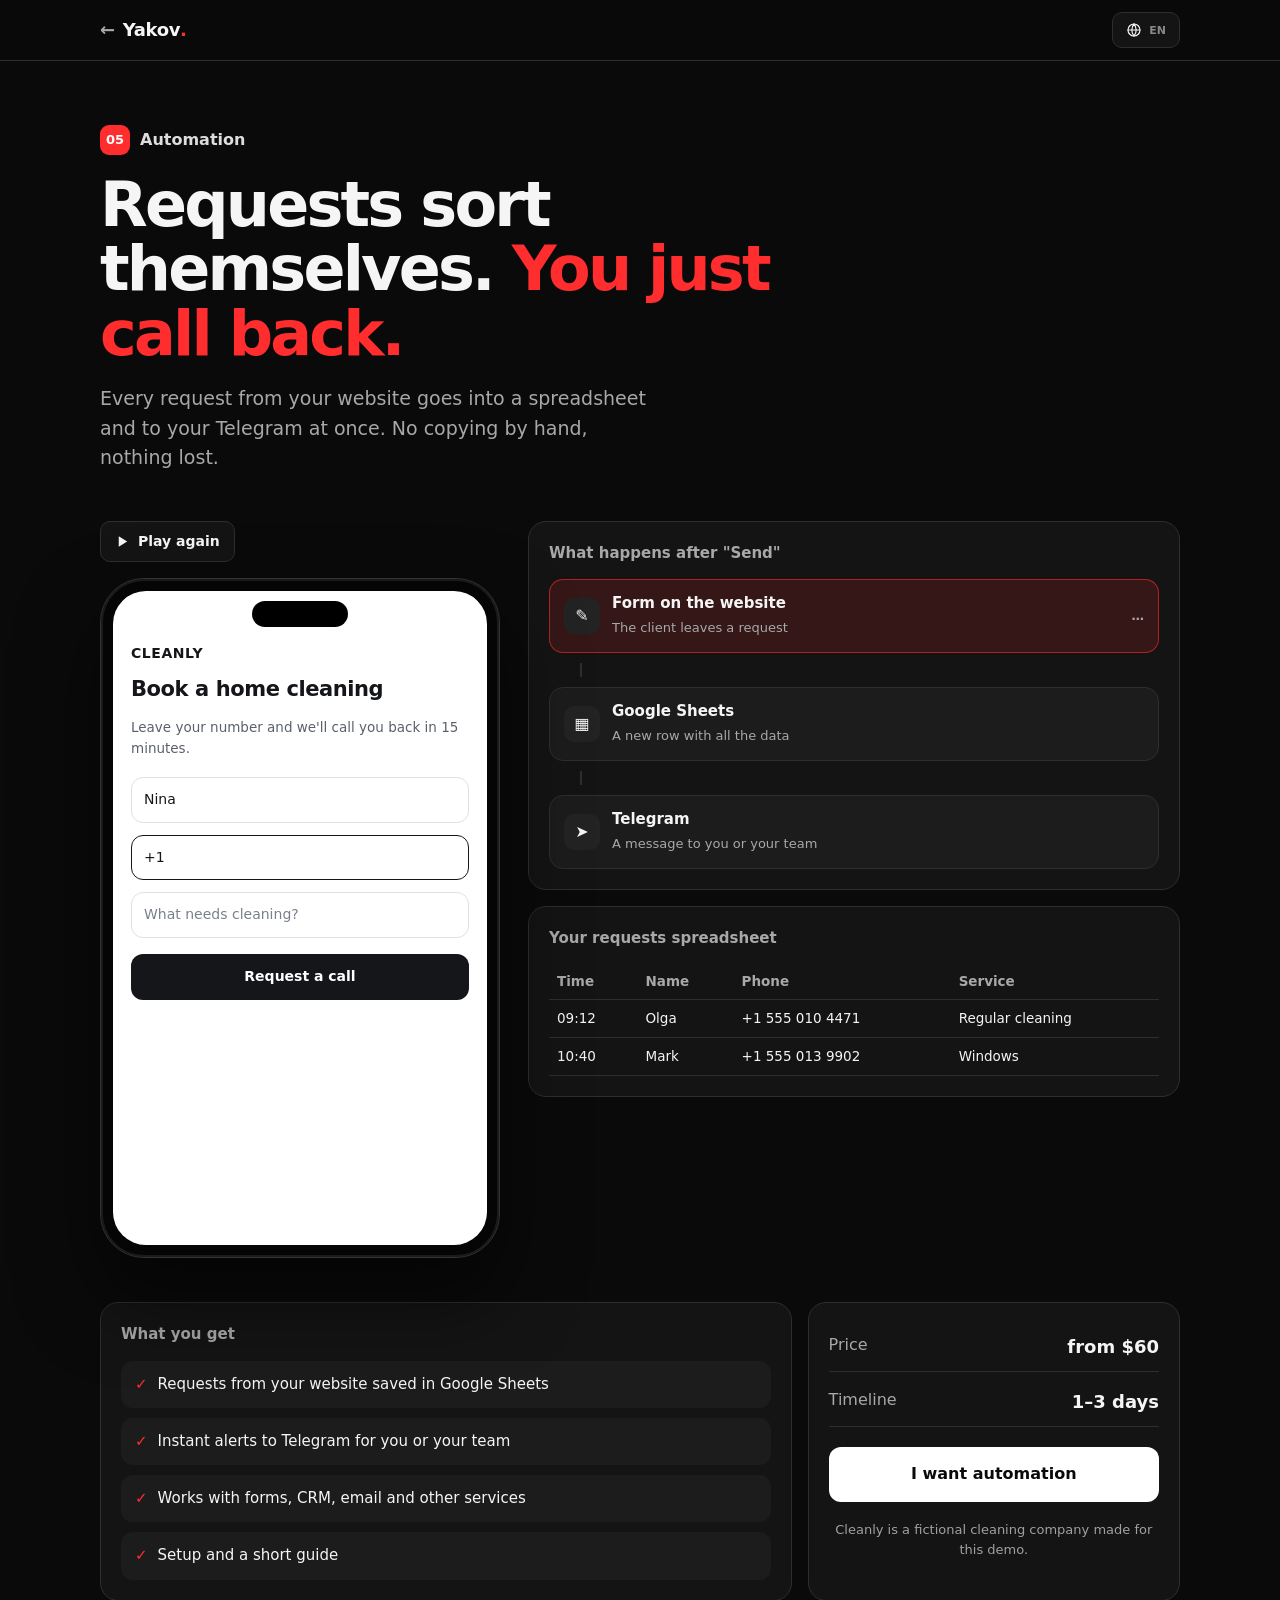
<file: demos/automation/index.html>
<!doctype html>
<html lang="en">
<head>
<meta charset="utf-8">
<meta name="viewport" content="width=device-width,initial-scale=1">
<meta name="theme-color" content="#0a0a0a">
<title data-i18n="title">Automation · Demo</title>
<link rel="stylesheet" href="../demo.css">
<style>
/* Website form inside the phone */
.form-site{position:absolute;inset:0;background:#fff;color:#14161a;padding:52px 18px 18px;display:flex;flex-direction:column;gap:12px}
.form-site .brand{font-weight:900;font-size:14px;letter-spacing:.04em}
.form-site .mh{margin:0 0 4px;font-size:21px;line-height:1.15;letter-spacing:-.02em}
.form-site p{margin:0 0 6px;color:#5b616b;font-size:13.5px}
.fld{border:1.5px solid #dde0e5;border-radius:12px;padding:11px 12px;font-size:14px;min-height:44px;transition:border-color .2s}
.fld:empty:before{content:attr(data-ph);color:#7b818b}
.fld.focus{border-color:#14161a}
.f-btn{margin-top:4px;border-radius:12px;padding:12px;background:#14161a;color:#fff;text-align:center;font-weight:800;font-size:14px;transition:transform .2s,background .2s}
.f-btn.tap{transform:scale(.95);background:var(--red)}
.ok-screen{position:absolute;inset:0;background:#fff;display:grid;place-content:center;justify-items:center;gap:8px;text-align:center;padding:30px;opacity:0;transition:opacity .5s}
.ok-screen.on{opacity:1}
.ok-screen i{width:56px;height:56px;border-radius:50%;background:#14161a;color:#fff;display:grid;place-items:center;font-style:normal;font-size:24px}
.ok-screen b{font-size:19px}.ok-screen p{margin:0;color:#5b616b;font-size:14px}
/* Flow on the right */
.flow{display:grid;gap:10px}
.node{display:flex;gap:12px;align-items:center;padding:12px 14px;border-radius:14px;background:var(--panel2);border:1px solid var(--line);transition:border-color .35s,background .35s}
.node .ic{width:36px;height:36px;border-radius:10px;display:grid;place-items:center;background:var(--panel3);flex:none;font-size:16px}
.node b{display:block;font-size:15px}
.node small{color:var(--muted);font-size:13px}
.node .st{margin-inline-start:auto;font-size:12.5px;font-weight:700;color:var(--muted);white-space:nowrap}
.node.on{border-color:rgba(255,45,45,.6);background:var(--red-dim)}
.node.ok .st{color:var(--green)}
.wire{height:14px;width:2px;margin-inline-start:31px;background:var(--line);position:relative;overflow:hidden}
.wire.on:after{content:"";position:absolute;left:0;right:0;top:-14px;height:14px;background:var(--red);animation:flowdown .5s linear forwards}
@keyframes flowdown{to{top:14px}}
.sheet{width:100%;border-collapse:collapse;font-size:13.5px}
.sheet th{color:var(--muted);text-align:start;font-weight:600;padding:7px 8px;border-bottom:1px solid var(--line)}
.sheet td{padding:8px;border-bottom:1px solid var(--line);white-space:nowrap}
.sheet tr.new td{animation:rowin .6s var(--ease) both;background:var(--red-dim)}
@keyframes rowin{from{opacity:0;transform:translateY(-6px)}to{opacity:1;transform:none}}
.sheet-wrap{overflow-x:auto}
</style>
</head>
<body>
<header class="bar"><div class="wrap">
  <a class="back notranslate" translate="no" href="../../"><i>←</i><span>Yakov<b>.</b></span></a>
  <span class="sp"></span>
  <button id="lang" type="button">EN</button>
</div></header>

<main class="wrap">
  <section class="hero">
    <p class="tag"><span class="n">05</span><span data-i18n="service">Automation</span></p>
    <h1 data-i18n-html="h1">Requests sort themselves. <em>You just call back.</em></h1>
    <p class="lead" data-i18n="lead">Every request from your website goes into a spreadsheet and to your Telegram at once. No copying by hand, nothing lost.</p>
  </section>

  <section class="show">
    <div>
      <div class="controls">
        <button class="ctl" id="play" type="button"><svg viewBox="0 0 16 16" fill="currentColor" aria-hidden="true"><path d="M4 2.5v11l9-5.5z"/></svg><span data-i18n="play">Play again</span></button>
      </div>
      <div class="nowcap" id="nowcap" aria-live="polite"></div>
      <div class="phone">
        <div class="screen">
          <div class="notch"></div>
          <div class="push" id="push"><span class="ava">TG</span><div><b></b><p></p></div><small data-i18n="now">now</small></div>
          <div class="form-site">
            <span class="brand notranslate" translate="no">CLEANLY</span>
            <div class="mh" data-i18n="fH">Book a home cleaning</div>
            <p data-i18n="fP">Leave your number and we'll call you back in 15 minutes.</p>
            <div class="fld" id="fName" data-i18n-attr="data-ph:phName"></div>
            <div class="fld" id="fPhone" data-i18n-attr="data-ph:phPhone"></div>
            <div class="fld" id="fWhat" data-i18n-attr="data-ph:phWhat"></div>
            <div class="f-btn" id="send" data-i18n="fSend">Request a call</div>
            <div class="ok-screen" id="ok"><i>✓</i><b data-i18n="okT">Thank you!</b><p data-i18n="okP">We'll call you within 15 minutes.</p></div>
          </div>
        </div>
      </div>
    </div>

    <div class="side">
      <div class="panel">
        <h2 data-i18n="howTitle">What happens after "Send"</h2>
        <div class="flow">
          <div class="node" id="n1"><span class="ic">✎</span><div><b data-i18n="n1">Form on the website</b><small data-i18n="n1d">The client leaves a request</small></div><span class="st"></span></div>
          <div class="wire" id="w1"></div>
          <div class="node" id="n2"><span class="ic">▦</span><div><b data-i18n="n2">Google Sheets</b><small data-i18n="n2d">A new row with all the data</small></div><span class="st"></span></div>
          <div class="wire" id="w2"></div>
          <div class="node" id="n3"><span class="ic">➤</span><div><b>Telegram</b><small data-i18n="n3d">A message to you or your team</small></div><span class="st"></span></div>
        </div>
      </div>
      <div class="panel">
        <h2 data-i18n="sheetTitle">Your requests spreadsheet</h2>
        <div class="sheet-wrap"><table class="sheet">
          <thead><tr><th data-i18n="thTime">Time</th><th data-i18n="thName">Name</th><th data-i18n="thPhone">Phone</th><th data-i18n="thWhat">Service</th></tr></thead>
          <tbody id="rows">
            <tr><td>09:12</td><td data-i18n="r1n">Olga</td><td>+1 555 010 4471</td><td data-i18n="r1w">Regular cleaning</td></tr>
            <tr><td>10:40</td><td data-i18n="r2n">Mark</td><td>+1 555 013 9902</td><td data-i18n="r2w">Windows</td></tr>
          </tbody>
        </table></div>
      </div>
      <ol class="steps" id="steps" hidden>
        <li><div><b data-i18n="s1">The client fills in the form</b><small data-i18n="s1d">Name, phone and what they need.</small></div></li>
        <li><div><b data-i18n="s2">The request lands in a spreadsheet</b><small data-i18n="s2d">A new row with the date and time, in a second.</small></div></li>
        <li><div><b data-i18n="s3">You get a message in Telegram</b><small data-i18n="s3d">Or your manager does. You can call back right away.</small></div></li>
      </ol>
    </div>
  </section>

  <section class="get">
    <div class="panel">
      <h2 data-i18n="getTitle">What you get</h2>
      <ul>
        <li data-i18n="g1">Requests from your website saved in Google Sheets</li>
        <li data-i18n="g2">Instant alerts to Telegram for you or your team</li>
        <li data-i18n="g3">Works with forms, CRM, email and other services</li>
        <li data-i18n="g4">Setup and a short guide</li>
      </ul>
    </div>
    <div class="panel price">
      <div class="row"><span data-i18n="priceL">Price</span><b data-i18n="priceV">from $60</b></div>
      <div class="row"><span data-i18n="timeL">Timeline</span><b data-i18n="timeV">1–3 days</b></div>
      <a class="cta" href="../../order/?service=automation" data-i18n="cta">I want automation</a>
      <p class="fine" data-i18n="fine">Cleanly is a fictional cleaning company made for this demo.</p>
    </div>
  </section>
</main>

<script>
window.I18N = {
  en: {
    title: 'Automation · Demo', service: 'Automation', h1: 'Requests sort themselves. <em>You just call back.</em>',
    lead: 'Every request from your website goes into a spreadsheet and to your Telegram at once. No copying by hand, nothing lost.',
    play: 'Play again', now: 'now', howTitle: 'What happens after "Send"',
    n1: 'Form on the website', n1d: 'The client leaves a request', n2: 'Google Sheets', n2d: 'A new row with all the data', n3d: 'A message to you or your team',
    st_wait: 'waiting', st_ok: 'done',
    sheetTitle: 'Your requests spreadsheet', thTime: 'Time', thName: 'Name', thPhone: 'Phone', thWhat: 'Service',
    r1n: 'Olga', r1w: 'Regular cleaning', r2n: 'Mark', r2w: 'Windows',
    s1: 'The client fills in the form', s1d: 'Name, phone and what they need.',
    s2: 'The request lands in a spreadsheet', s2d: 'A new row with the date and time, in a second.',
    s3: 'You get a message in Telegram', s3d: 'Or your manager does. You can call back right away.',
    getTitle: 'What you get', g1: 'Requests from your website saved in Google Sheets', g2: 'Instant alerts to Telegram for you or your team', g3: 'Works with forms, CRM, email and other services', g4: 'Setup and a short guide',
    priceL: 'Price', priceV: 'from $60', timeL: 'Timeline', timeV: '1–3 days', cta: 'I want automation', fine: 'Cleanly is a fictional cleaning company made for this demo.',
    fH: 'Book a home cleaning', fP: 'Leave your number and we\'ll call you back in 15 minutes.', phName: 'Name', phPhone: 'Phone', phWhat: 'What needs cleaning?',
    fSend: 'Request a call', okT: 'Thank you!', okP: 'We\'ll call you within 15 minutes.',
    vName: 'Nina', vPhone: '+1 555 016 2208', vWhat: 'After renovation, 60 m²',
    pushT: 'Cleanly · new request', pushP: 'Nina · +1 555 016 2208 · after renovation, 60 m²'
  },
  de: {
    title: 'Automatisierung · Demo', service: 'Automatisierung', h1: 'Anfragen sortieren sich selbst. <em>Sie rufen nur noch zurück.</em>', lead: 'Jede Anfrage von Ihrer Website landet sofort in einer Tabelle und bei Telegram. Kein manuelles Kopieren, nichts geht verloren.',
    play: 'Noch einmal ansehen', now: 'jetzt', howTitle: 'Was nach „Senden“ passiert', n1: 'Formular auf der Website', n1d: 'Der Kunde sendet eine Anfrage', n2: 'Google Sheets', n2d: 'Eine neue Zeile mit allen Angaben', n3d: 'Eine Nachricht an Sie oder Ihr Team', st_wait: 'wartet', st_ok: 'erledigt', sheetTitle: 'Ihre Anfragen-Tabelle', thTime: 'Zeit', thName: 'Name', thPhone: 'Telefon', thWhat: 'Leistung', r1n: 'Lena', r1w: 'Regelmäßige Reinigung', r2n: 'Jonas', r2w: 'Fensterreinigung',
    s1: 'Kunde füllt das Formular aus', s1d: 'Name, Telefonnummer und gewünschte Leistung.', s2: 'Anfrage erscheint in der Tabelle', s2d: 'Mit Datum und Uhrzeit, in einer Sekunde.', s3: 'Sie erhalten eine Nachricht per Telegram', s3d: 'Oder Ihre Teamleitung. Sie können sofort zurückrufen.', getTitle: 'Das bekommen Sie', g1: 'Anfragen von Ihrer Website in Google Sheets gespeichert', g2: 'Sofortige Telegram-Benachrichtigungen für Sie oder Ihr Team', g3: 'Verbindet Formulare, CRM, E-Mail und weitere Dienste', g4: 'Einrichtung und eine kurze Anleitung',
    priceL: 'Preis', priceV: 'ab 60 $', timeL: 'Dauer', timeV: '1–3 Tage', cta: 'Ich möchte Automatisierung', fine: 'Cleanly ist ein erfundenes Reinigungsunternehmen für diese Demo.', fH: 'Haushaltsreinigung buchen', fP: 'Hinterlassen Sie Ihre Nummer. Wir rufen innerhalb von 15 Minuten zurück.', phName: 'Name', phPhone: 'Telefon', phWhat: 'Was soll gereinigt werden?', fSend: 'Rückruf anfordern', okT: 'Vielen Dank!', okP: 'Wir rufen Sie innerhalb von 15 Minuten zurück.', vName: 'Lena', vPhone: '+1 555 016 2208', vWhat: 'Nach der Renovierung, 60 m²', pushT: 'Cleanly · neue Anfrage', pushP: 'Lena · +1 555 016 2208 · nach Renovierung, 60 m²'
  },
  es: {
    title: 'Automatización · Demo', service: 'Automatización', h1: 'Las consultas se organizan solas. <em>Tú solo devuelves la llamada.</em>', lead: 'Cada consulta de tu web llega al instante a una hoja de cálculo y a Telegram. Sin copiar a mano y sin perder nada.',
    play: 'Ver otra vez', now: 'ahora', howTitle: 'Qué pasa al pulsar «Enviar»', n1: 'Formulario en la web', n1d: 'El cliente envía una consulta', n2: 'Google Sheets', n2d: 'Una fila nueva con todos los datos', n3d: 'Un mensaje para ti o tu equipo', st_wait: 'pendiente', st_ok: 'listo', sheetTitle: 'Tu hoja de consultas', thTime: 'Hora', thName: 'Nombre', thPhone: 'Teléfono', thWhat: 'Servicio', r1n: 'Lucía', r1w: 'Limpieza habitual', r2n: 'Pablo', r2w: 'Ventanas',
    s1: 'El cliente completa el formulario', s1d: 'Nombre, teléfono y qué necesita.', s2: 'La consulta llega a una hoja', s2d: 'Una fila nueva con fecha y hora, en un segundo.', s3: 'Te llega un mensaje por Telegram', s3d: 'O a tu encargado. Puedes devolver la llamada enseguida.', getTitle: 'Qué recibes', g1: 'Consultas de tu web guardadas en Google Sheets', g2: 'Avisos instantáneos por Telegram para ti o tu equipo', g3: 'Conexión con formularios, CRM, correo y otros servicios', g4: 'Configuración y una guía breve',
    priceL: 'Precio', priceV: 'desde 60 $', timeL: 'Plazo', timeV: '1–3 días', cta: 'Quiero automatizar', fine: 'Cleanly es una empresa de limpieza ficticia creada para esta demo.', fH: 'Reserva una limpieza a domicilio', fP: 'Déjanos tu número y te llamaremos en 15 minutos.', phName: 'Nombre', phPhone: 'Teléfono', phWhat: '¿Qué hay que limpiar?', fSend: 'Solicitar llamada', okT: '¡Gracias!', okP: 'Te llamaremos en menos de 15 minutos.', vName: 'Lucía', vPhone: '+1 555 016 2208', vWhat: 'Después de una reforma, 60 m²', pushT: 'Cleanly · consulta nueva', pushP: 'Lucía · +1 555 016 2208 · después de una reforma, 60 m²'
  },
  fr: {
    title: 'Automatisation · Démo', service: 'Automatisation', h1: 'Les demandes se trient toutes seules. <em>Vous n’avez qu’à rappeler.</em>', lead: 'Chaque demande de votre site arrive aussitôt dans un tableur et sur Telegram. Rien à recopier, rien ne se perd.',
    play: 'Revoir', now: 'maintenant', howTitle: 'Après avoir cliqué sur « Envoyer »', n1: 'Formulaire sur le site', n1d: 'Le client envoie une demande', n2: 'Google Sheets', n2d: 'Une nouvelle ligne avec toutes les informations', n3d: 'Un message pour vous ou votre équipe', st_wait: 'en attente', st_ok: 'terminé', sheetTitle: 'Votre tableau de demandes', thTime: 'Heure', thName: 'Nom', thPhone: 'Téléphone', thWhat: 'Prestation', r1n: 'Camille', r1w: 'Ménage régulier', r2n: 'Hugo', r2w: 'Vitres',
    s1: 'Le client remplit le formulaire', s1d: 'Nom, téléphone et besoin.', s2: 'La demande arrive dans le tableau', s2d: 'Une nouvelle ligne avec la date et l’heure, en une seconde.', s3: 'Vous recevez un message sur Telegram', s3d: 'Ou votre responsable. Vous pouvez rappeler tout de suite.', getTitle: 'Ce que vous obtenez', g1: 'Les demandes du site enregistrées dans Google Sheets', g2: 'Des alertes Telegram immédiates pour vous ou votre équipe', g3: 'Connexion aux formulaires, au CRM, aux e-mails et à d’autres services', g4: 'Installation et guide rapide',
    priceL: 'Prix', priceV: 'à partir de 60 $', timeL: 'Délai', timeV: '1–3 jours', cta: 'Je veux automatiser', fine: 'Cleanly est une entreprise de nettoyage fictive créée pour cette démo.', fH: 'Réserver un ménage à domicile', fP: 'Laissez votre numéro et nous vous rappelons sous 15 minutes.', phName: 'Nom', phPhone: 'Téléphone', phWhat: 'Que faut-il nettoyer ?', fSend: 'Demander un rappel', okT: 'Merci !', okP: 'Nous vous rappelons sous 15 minutes.', vName: 'Camille', vPhone: '+1 555 016 2208', vWhat: 'Après travaux, 60 m²', pushT: 'Cleanly · nouvelle demande', pushP: 'Camille · +1 555 016 2208 · après travaux, 60 m²'
  },
  zh: {
    title: '自动化 · 演示', service: '自动化', h1: '咨询自动整理好，<em>你只需回个电话。</em>', lead: '网站收到的每条咨询都会同步到表格和 Telegram。无需手动复制，也不会遗漏。',
    play: '再看一次', now: '现在', howTitle: '点击“提交”后', n1: '网站表单', n1d: '客户提交咨询', n2: 'Google Sheets', n2d: '自动新增一行，包含全部信息', n3d: '通知发给你或团队', st_wait: '等待中', st_ok: '已完成', sheetTitle: '客户咨询表', thTime: '时间', thName: '姓名', thPhone: '电话', thWhat: '服务', r1n: '李娜', r1w: '日常清洁', r2n: '王磊', r2w: '擦窗',
    s1: '客户填写表单', s1d: '姓名、电话和所需服务。', s2: '咨询自动进入表格', s2d: '一秒内新增一行，并记录日期和时间。', s3: '你通过 Telegram 收到通知', s3d: '也可以发给负责人，你能马上回电。', getTitle: '你将获得', g1: '网站咨询自动保存到 Google Sheets', g2: '你或团队即时收到 Telegram 通知', g3: '连接表单、CRM、邮件和其他服务', g4: '配置服务和简明指南',
    priceL: '价格', priceV: '60 美元起', timeL: '周期', timeV: '1–3 天', cta: '我想实现自动化', fine: 'Cleanly 是为本演示虚构的清洁公司。', fH: '预约上门清洁', fP: '留下电话，我们会在 15 分钟内回电。', phName: '姓名', phPhone: '电话', phWhat: '需要清洁什么？', fSend: '预约回电', okT: '谢谢！', okP: '我们会在 15 分钟内联系你。', vName: '李娜', vPhone: '+1 555 016 2208', vWhat: '装修后清洁，60 平方米', pushT: 'Cleanly · 新咨询', pushP: '李娜 · +1 555 016 2208 · 装修后清洁，60 平方米'
  },
  ar: {
    title: 'الأتمتة · عرض تجريبي', service: 'الأتمتة', h1: 'تُرتّب الطلبات تلقائيًا. <em>ويبقى عليك الاتصال بالعميل.</em>', lead: 'يصل كل طلب من موقعك فورًا إلى جدول بيانات وإلى Telegram. بلا نسخ يدوي أو طلبات ضائعة.',
    play: 'شاهد مرة أخرى', now: 'الآن', howTitle: 'ماذا يحدث بعد الضغط على «إرسال»', n1: 'نموذج على الموقع', n1d: 'يرسل العميل طلبًا', n2: 'Google Sheets', n2d: 'صف جديد بكل البيانات', n3d: 'رسالة إليك أو إلى فريقك', st_wait: 'قيد الانتظار', st_ok: 'تم', sheetTitle: 'جدول طلباتك', thTime: 'الوقت', thName: 'الاسم', thPhone: 'الهاتف', thWhat: 'الخدمة', r1n: 'سارة', r1w: 'تنظيف دوري', r2n: 'عمر', r2w: 'تنظيف النوافذ',
    s1: 'يملأ العميل النموذج', s1d: 'الاسم ورقم الهاتف وما يحتاج إليه.', s2: 'يصل الطلب إلى الجدول', s2d: 'يُضاف صف جديد بالتاريخ والوقت خلال ثانية.', s3: 'تصلك رسالة عبر Telegram', s3d: 'أو تصل إلى مديرك، ويمكنك الاتصال بالعميل فورًا.', getTitle: 'ما ستحصل عليه', g1: 'حفظ طلبات موقعك في Google Sheets', g2: 'تنبيهات فورية عبر Telegram لك أو لفريقك', g3: 'ربط النماذج ونظام CRM والبريد وخدمات أخرى', g4: 'الإعداد ودليل مختصر',
    priceL: 'السعر', priceV: 'ابتداءً من 60 $', timeL: 'المدة', timeV: '1–3 أيام', cta: 'أريد أتمتة عملي', fine: 'Cleanly شركة تنظيف خيالية أُنشئت لهذا العرض التجريبي.', fH: 'احجز تنظيفًا للمنزل', fP: 'اترك رقمك وسنتصل بك خلال 15 دقيقة.', phName: 'الاسم', phPhone: 'الهاتف', phWhat: 'ما الذي يحتاج إلى تنظيف؟', fSend: 'اطلب اتصالًا', okT: 'شكرًا لك!', okP: 'سنتصل بك خلال 15 دقيقة.', vName: 'سارة', vPhone: '+1 555 016 2208', vWhat: 'بعد التجديد، 60 م²', pushT: 'Cleanly · طلب جديد', pushP: 'سارة · +1 555 016 2208 · بعد التجديد، 60 م²'
  },
  ru: {
    title: 'Автоматизация · Демо', service: 'Автоматизация', h1: 'Заявки разбираются сами. <em>Вам остаётся перезвонить.</em>',
    lead: 'Каждая заявка с сайта сразу попадает в таблицу и вам в Telegram. Ничего не нужно копировать руками, ничего не теряется.',
    play: 'Показать ещё раз', now: 'сейчас', howTitle: 'Что происходит после «Отправить»',
    n1: 'Форма на сайте', n1d: 'Клиент оставляет заявку', n2: 'Google Таблица', n2d: 'Новая строка со всеми данными', n3d: 'Сообщение вам или команде',
    st_wait: 'ждёт', st_ok: 'готово',
    sheetTitle: 'Ваша таблица заявок', thTime: 'Время', thName: 'Имя', thPhone: 'Телефон', thWhat: 'Услуга',
    r1n: 'Ольга', r1w: 'Поддерживающая уборка', r2n: 'Марк', r2w: 'Мытьё окон',
    s1: 'Клиент заполняет форму', s1d: 'Имя, телефон и что нужно сделать.',
    s2: 'Заявка попадает в таблицу', s2d: 'Новая строка с датой и временем, за секунду.',
    s3: 'Вам приходит сообщение в Telegram', s3d: 'Или вашему менеджеру. Можно сразу перезвонить.',
    getTitle: 'Что вы получите', g1: 'Заявки с сайта сохраняются в Google Таблицу', g2: 'Мгновенные уведомления в Telegram вам или команде', g3: 'Связываю формы, CRM, почту и другие сервисы', g4: 'Настройка и короткая инструкция',
    priceL: 'Цена', priceV: 'от $60', timeL: 'Срок', timeV: '1–3 дня', cta: 'Хочу автоматизацию', fine: 'Cleanly — вымышленная клининговая компания, придумана для этого демо.',
    fH: 'Закажите уборку квартиры', fP: 'Оставьте номер, и мы перезвоним за 15 минут.', phName: 'Имя', phPhone: 'Телефон', phWhat: 'Что нужно убрать?',
    fSend: 'Жду звонка', okT: 'Спасибо!', okP: 'Перезвоним в течение 15 минут.',
    vName: 'Нина', vPhone: '+7 900 616-22-08', vWhat: 'После ремонта, 60 м²',
    pushT: 'Cleanly · новая заявка', pushP: 'Нина · +7 900 616-22-08 · после ремонта, 60 м²'
  },
  uk: {
    title: 'Автоматизація · Демо', service: 'Автоматизація', h1: 'Заявки розбираються самі. <em>Вам лишається передзвонити.</em>',
    lead: 'Кожна заявка з сайту одразу потрапляє в таблицю і вам у Telegram. Нічого не треба копіювати вручну, нічого не губиться.',
    play: 'Показати ще раз', now: 'зараз', howTitle: 'Що відбувається після «Надіслати»',
    n1: 'Форма на сайті', n1d: 'Клієнт залишає заявку', n2: 'Google Таблиця', n2d: 'Новий рядок з усіма даними', n3d: 'Повідомлення вам або команді',
    st_wait: 'чекає', st_ok: 'готово',
    sheetTitle: 'Ваша таблиця заявок', thTime: 'Час', thName: 'Ім\'я', thPhone: 'Телефон', thWhat: 'Послуга',
    r1n: 'Ольга', r1w: 'Підтримувальне прибирання', r2n: 'Марко', r2w: 'Миття вікон',
    s1: 'Клієнт заповнює форму', s1d: 'Ім\'я, телефон і що потрібно зробити.',
    s2: 'Заявка потрапляє в таблицю', s2d: 'Новий рядок з датою й часом, за секунду.',
    s3: 'Вам приходить повідомлення в Telegram', s3d: 'Або вашому менеджеру. Можна одразу передзвонити.',
    getTitle: 'Що ви отримаєте', g1: 'Заявки з сайту зберігаються в Google Таблицю', g2: 'Миттєві сповіщення в Telegram вам або команді', g3: 'Зв\'язую форми, CRM, пошту та інші сервіси', g4: 'Налаштування й коротка інструкція',
    priceL: 'Ціна', priceV: 'від $60', timeL: 'Термін', timeV: '1–3 дні', cta: 'Хочу автоматизацію', fine: 'Cleanly — вигадана клінінгова компанія, створена для цього демо.',
    fH: 'Замовте прибирання квартири', fP: 'Залиште номер, і ми передзвонимо за 15 хвилин.', phName: 'Ім\'я', phPhone: 'Телефон', phWhat: 'Що потрібно прибрати?',
    fSend: 'Чекаю дзвінка', okT: 'Дякуємо!', okP: 'Передзвонимо протягом 15 хвилин.',
    vName: 'Ніна', vPhone: '+380 67 616 22 08', vWhat: 'Після ремонту, 60 м²',
    pushT: 'Cleanly · нова заявка', pushP: 'Ніна · +380 67 616 22 08 · після ремонту, 60 м²'
  }
};
</script>
<script src="../../lang.js"></script>
<script src="../demo.js"></script>
<script>
(function () {
  function T(k) { return window.t(k); }
  function $(id) { return document.getElementById(id); }
  var nodes = ['n1', 'n2', 'n3'].map($), wires = ['w1', 'w2'].map($);
  function node(i, s) { var n = nodes[i]; n.classList.toggle('on', s === 'on'); n.classList.toggle('ok', s === 'ok'); n.querySelector('.st').textContent = s === 'ok' ? '✓ ' + T('st_ok') : s === 'on' ? '…' : ''; }
  async function type(a, el, text) { el.classList.add('focus'); for (var i = 1; i <= text.length; i++) { el.textContent = text.slice(0, i); await a.wait(45); } el.classList.remove('focus'); }
  function clock() { var d = new Date(); return ('0' + d.getHours()).slice(-2) + ':' + ('0' + d.getMinutes()).slice(-2); }
  ChatDemo({
    push: '#push', steps: '#steps', play: '#play',
    reset: function () {
      ['fName', 'fPhone', 'fWhat'].forEach(function (id) { $(id).textContent = ''; });
      $('ok').classList.remove('on');
      nodes.forEach(function (n, i) { node(i, ''); }); wires.forEach(function (w) { w.classList.remove('on'); });
      var extra = document.querySelector('#rows tr.new'); if (extra) extra.remove();
    },
    script: async function (a) {
      a.step(0); node(0, 'on');
      await a.wait(800);
      await type(a, $('fName'), T('vName'));
      await type(a, $('fPhone'), T('vPhone'));
      await type(a, $('fWhat'), T('vWhat'));
      var b = $('send'); b.classList.add('tap'); await a.wait(260); b.classList.remove('tap');
      $('ok').classList.add('on'); node(0, 'ok');
      wires[0].classList.add('on'); await a.wait(500);
      a.step(1); node(1, 'on'); await a.wait(700);
      var tr = document.createElement('tr'); tr.className = 'new';
      [clock(), T('vName'), T('vPhone'), T('vWhat')].forEach(function (v) { var td = document.createElement('td'); td.textContent = v; tr.appendChild(td); });
      $('rows').appendChild(tr); node(1, 'ok');
      wires[1].classList.add('on'); await a.wait(500);
      a.step(2); node(2, 'on'); await a.wait(500);
      node(2, 'ok');
      await a.push(T('pushT'), T('pushP'), 3400);
    }
  });
})();
</script>
</body>
</html>
</file>
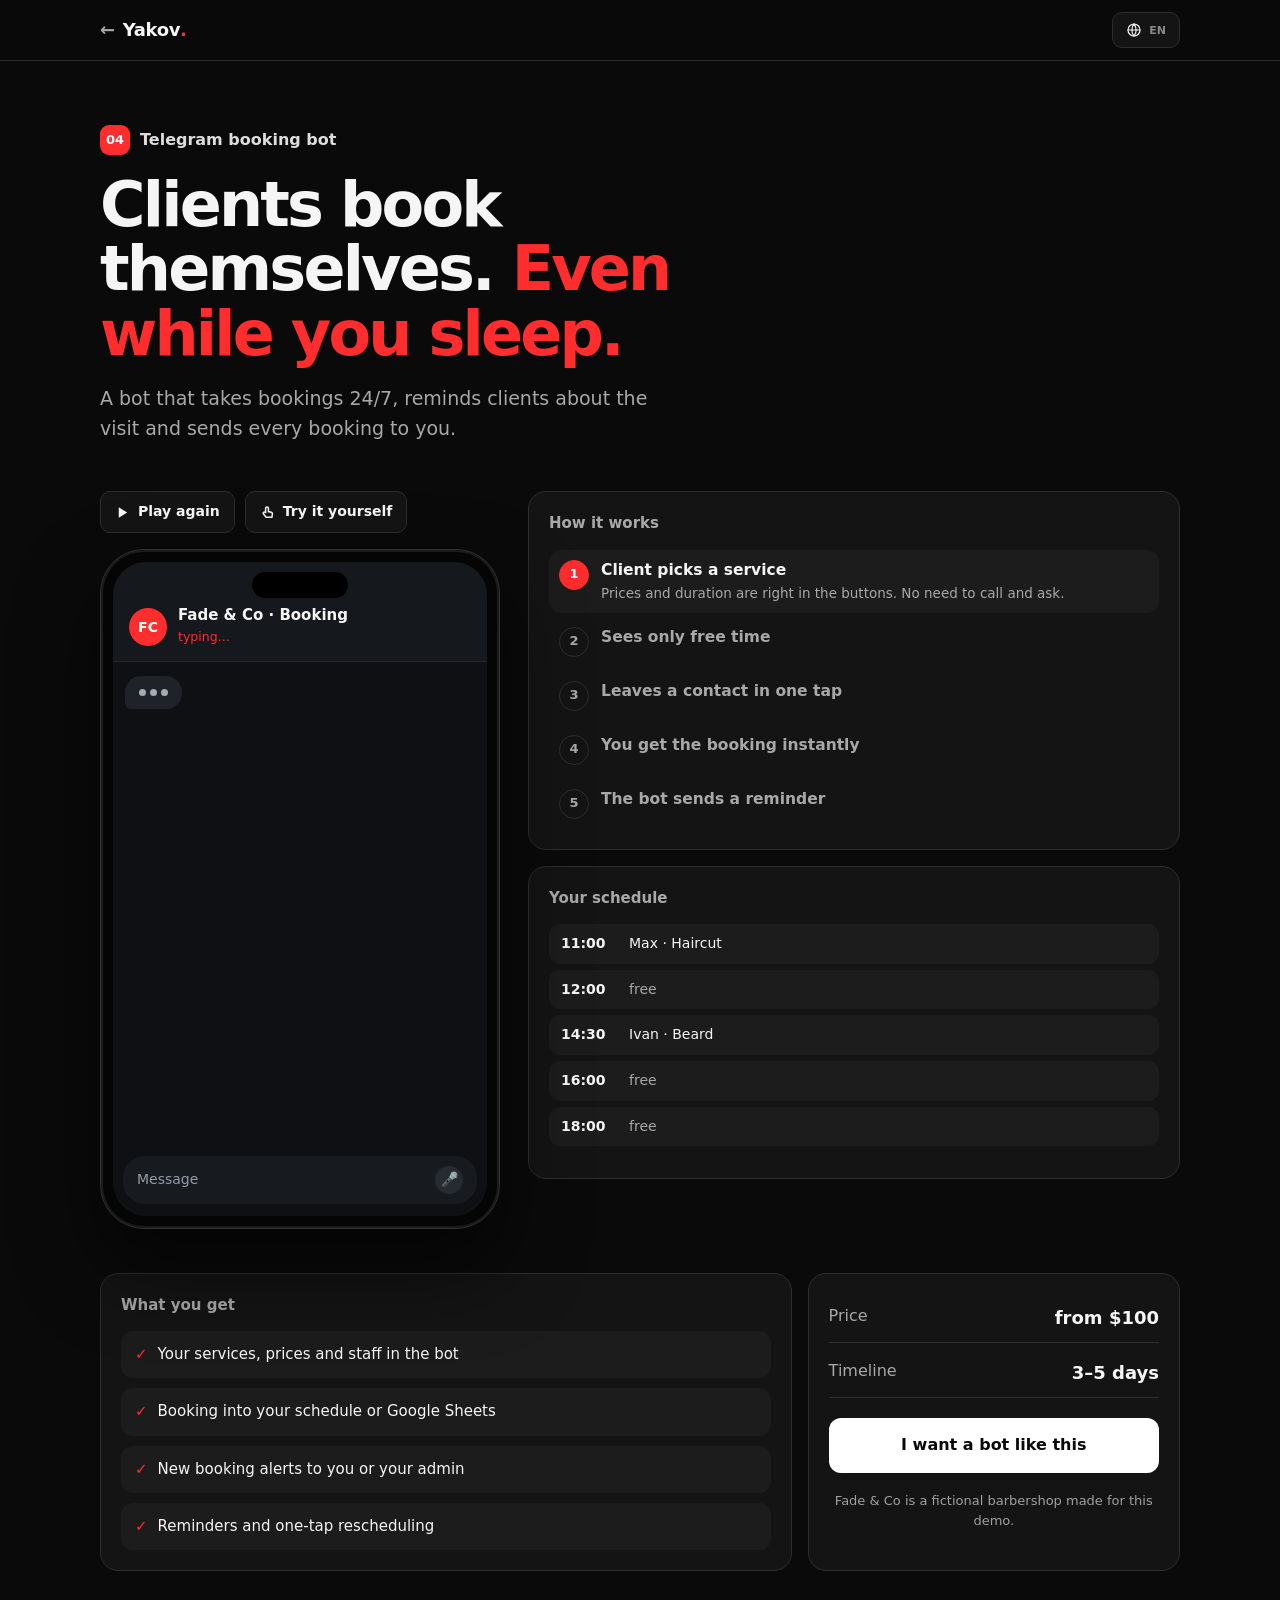
<file: demos/bot/index.html>
<!doctype html>
<html lang="en">
<head>
<meta charset="utf-8">
<meta name="viewport" content="width=device-width,initial-scale=1">
<meta name="theme-color" content="#0a0a0a">
<title data-i18n="title">Telegram booking bot · Demo</title>
<link rel="stylesheet" href="../demo.css">
</head>
<body>
<header class="bar"><div class="wrap">
  <a class="back notranslate" translate="no" href="../../"><i>←</i><span>Yakov<b>.</b></span></a>
  <span class="sp"></span>
  <button id="lang" type="button">EN</button>
</div></header>

<main class="wrap">
  <section class="hero">
    <div>
      <p class="tag"><span class="n">04</span><span data-i18n="service">Telegram booking bot</span></p>
      <h1 data-i18n-html="h1">Clients book themselves. <em>Even while you sleep.</em></h1>
      <p class="lead" data-i18n="lead">A bot that takes bookings 24/7, reminds clients about the visit and sends every booking to you.</p>
    </div>
  </section>

  <section class="show">
    <div>
      <div class="controls">
        <button class="ctl" id="play" type="button"><svg viewBox="0 0 16 16" fill="currentColor" aria-hidden="true"><path d="M4 2.5v11l9-5.5z"/></svg><span data-i18n="play">Play again</span></button>
        <button class="ctl" id="try" type="button" aria-pressed="false"><svg viewBox="0 0 16 16" fill="none" stroke="currentColor" stroke-width="1.6" aria-hidden="true"><path d="M6 8V3.5a1.5 1.5 0 0 1 3 0V7l3 .8a1.6 1.6 0 0 1 1.2 1.8l-.5 3.4H6.5L3.8 9.6a1.2 1.2 0 0 1 1.8-1.6z"/></svg><span data-i18n="try">Try it yourself</span></button>
      </div>
      <div class="nowcap" id="nowcap" aria-live="polite"></div>
      <div class="phone">
        <div class="screen">
          <div class="notch"></div>
          <div class="push" id="push"><span class="ava">FC</span><div><b></b><p></p></div><small data-i18n="now">now</small></div>
          <div class="chat-head"><span class="ava">FC</span><div><b data-i18n="chatName">Fade &amp; Co · Booking</b><small id="status" data-i18n="online">online</small></div></div>
          <div class="msgs" id="msgs" aria-live="polite"></div>
          <div class="replies" id="replies"></div>
          <div class="inputbar"><span data-i18n="input">Message</span><i>🎤</i></div>
        </div>
      </div>
    </div>

    <div class="side">
      <div class="panel">
        <h2 data-i18n="howTitle">How it works</h2>
        <ol class="steps" id="steps">
          <li><span class="k">1</span><div><b data-i18n="s1">Client picks a service</b><small data-i18n="s1d">Prices and duration are right in the buttons. No need to call and ask.</small></div></li>
          <li><span class="k">2</span><div><b data-i18n="s2">Sees only free time</b><small data-i18n="s2d">The bot checks your schedule, so two clients never get the same slot.</small></div></li>
          <li><span class="k">3</span><div><b data-i18n="s3">Leaves a contact in one tap</b><small data-i18n="s3d">Telegram shares the name and phone number, no typing needed.</small></div></li>
          <li><span class="k">4</span><div><b data-i18n="s4">You get the booking instantly</b><small data-i18n="s4d">A message comes to you or your admin, and the slot is blocked in the schedule.</small></div></li>
          <li><span class="k">5</span><div><b data-i18n="s5">The bot sends a reminder</b><small data-i18n="s5d">The day before the visit. The client confirms or reschedules in one tap.</small></div></li>
        </ol>
      </div>
      <div class="panel">
        <h2 data-i18n="schedTitle">Your schedule</h2>
        <div class="sched" id="sched">
          <div class="slot taken"><time>11:00</time><span data-i18n="slotA">Max · Haircut</span></div>
          <div class="slot" data-t="12"><time>12:00</time><span data-i18n="free">free</span></div>
          <div class="slot taken"><time>14:30</time><span data-i18n="slotB">Ivan · Beard</span></div>
          <div class="slot" data-t="16"><time>16:00</time><span data-i18n="free">free</span></div>
          <div class="slot" data-t="18"><time>18:00</time><span data-i18n="free">free</span></div>
        </div>
        <div class="feed" id="feed"></div>
      </div>
    </div>
  </section>

  <section class="get">
    <div class="panel">
      <h2 data-i18n="getTitle">What you get</h2>
      <ul>
        <li data-i18n="g1">Bot with your services, prices and staff</li>
        <li data-i18n="g2">Booking into your schedule or Google Sheets</li>
        <li data-i18n="g3">New booking alerts to you or your admin</li>
        <li data-i18n="g4">Reminders and one-tap rescheduling</li>
      </ul>
    </div>
    <div class="panel price">
      <div class="row"><span data-i18n="priceL">Price</span><b data-i18n="priceV">from $100</b></div>
      <div class="row"><span data-i18n="timeL">Timeline</span><b data-i18n="timeV">3–5 days</b></div>
      <a class="cta" href="../../order/?service=bot" data-i18n="cta">I want a bot like this</a>
      <p class="fine" data-i18n="fine">Fade &amp; Co is a fictional barbershop made for this demo.</p>
    </div>
  </section>
</main>

<script>
window.I18N = {
  en: {
    chatName: 'Fade & Co · Booking', title: 'Telegram booking bot · Demo', pill: 'Demo · names and data are made up', service: 'Telegram booking bot',
    h1: 'Clients book themselves. <em>Even while you sleep.</em>',
    lead: 'A bot that takes bookings 24/7, reminds clients about the visit and sends every booking to you.',
    chip1: 'Bookings 24/7', chip2: 'Fewer no-shows', chip3: 'No calls or chats',
    play: 'Play again', try: 'Try it yourself', now: 'now', online: 'online', typing: 'typing…', input: 'Message',
    howTitle: 'How it works',
    s1: 'Client picks a service', s1d: 'Prices and duration are right in the buttons. No need to call and ask.',
    s2: 'Sees only free time', s2d: 'The bot checks your schedule, so two clients never get the same slot.',
    s3: 'Leaves a contact in one tap', s3d: 'Telegram shares the name and phone number, no typing needed.',
    s4: 'You get the booking instantly', s4d: 'A message comes to you or your admin, and the slot is blocked in the schedule.',
    s5: 'The bot sends a reminder', s5d: 'The day before the visit. The client confirms or reschedules in one tap.',
    schedTitle: 'Your schedule', slotA: 'Max · Haircut', slotB: 'Ivan · Beard', free: 'free',
    getTitle: 'What you get',
    g1: 'Your services, prices and staff in the bot', g2: 'Booking into your schedule or Google Sheets', g3: 'New booking alerts to you or your admin',
    g4: 'Reminders and one-tap rescheduling', g5: 'Price list, address and FAQ answers', g6: 'Setup on your account and a short guide',
    priceL: 'Price', priceV: 'from $100', timeL: 'Timeline', timeV: '3–5 days', cta: 'I want a bot like this',
    fine: 'Fade & Co is a fictional barbershop made for this demo.',
    // chat
    c_hi: 'Hi! I\'m the Fade & Co booking bot ✂️\nWhat would you like to book?',
    o_cut: 'Haircut · $25', o_beard: 'Beard · $15', o_combo: 'Haircut + beard · $35',
    c_day: 'Great choice. When works for you?', o_today: 'Today', o_tomorrow: 'Tomorrow', o_sat: 'Saturday',
    c_time: 'Free times:', c_contact: 'Almost done. Share your contact so the barber can reach you if anything changes.',
    o_share: '📱 Share my contact', me_contact: 'Alex · +1 555 014 2290',
    card_title: 'You\'re booked!', r_service: 'Service', r_when: 'When', r_barber: 'Barber', r_barber_v: 'Dan',
    c_done: 'I\'ll remind you the day before. See you! 👋',
    push1_t: 'New booking', push1: 'Alex · {svc} · {when}',
    slot_new: 'Alex · {svc}', feed_new: '<b>●</b> New booking · Alex, {when}',
    c_remind: 'Hi Alex! Reminder: tomorrow at {time} you\'re booked with Dan ({svc}).\nAll good?',
    o_yes: 'Yes, I\'ll be there', o_move: 'Reschedule', c_thanks: 'Thanks, see you tomorrow!',
    push2_t: 'Visit confirmed', push2: 'Alex will come tomorrow at {time}', feed_ok: '<b>✓</b> Alex confirmed the visit'
  },
  de: {
    chatName: 'Fade & Co · Buchung', title: 'Telegram-Buchungsbot · Demo', pill: 'Demo · Namen und Daten sind erfunden', service: 'Telegram-Buchungsbot', h1: 'Kunden buchen selbst. <em>Auch wenn Sie schlafen.</em>', lead: 'Der Bot nimmt rund um die Uhr Buchungen an, erinnert an Termine und schickt Ihnen jede Buchung.',
    chip1: 'Buchungen rund um die Uhr', chip2: 'Weniger verpasste Termine', chip3: 'Keine Anrufe oder Chats', play: 'Noch einmal ansehen', try: 'Selbst ausprobieren', now: 'jetzt', online: 'online', typing: 'schreibt …', input: 'Nachricht', howTitle: 'So läuft es ab',
    s1: 'Kunde wählt eine Leistung', s1d: 'Preis und Dauer stehen direkt auf den Schaltflächen. Nachfragen ist nicht nötig.', s2: 'Sieht nur freie Zeiten', s2d: 'Der Bot prüft Ihren Kalender. So wird kein Termin doppelt vergeben.', s3: 'Kontakt mit einem Tippen teilen', s3d: 'Telegram übermittelt Name und Telefonnummer automatisch.', s4: 'Sie erhalten sofort die Buchung', s4d: 'Sie oder Ihr Team bekommen eine Nachricht, und der Termin wird blockiert.', s5: 'Der Bot erinnert an den Termin', s5d: 'Am Vortag. Der Kunde bestätigt oder verschiebt mit einem Tippen.',
    schedTitle: 'Ihr Kalender', slotA: 'Jonas · Haarschnitt', slotB: 'Lena · Bart', free: 'frei', getTitle: 'Das bekommen Sie', g1: 'Ihre Leistungen, Preise und Mitarbeitenden im Bot', g2: 'Buchungen in Ihren Kalender oder Google Sheets', g3: 'Benachrichtigungen an Sie oder Ihr Team', g4: 'Erinnerungen und Verschieben mit einem Tippen', g5: 'Preisliste, Adresse und Antworten auf häufige Fragen', g6: 'Einrichtung in Ihrem Konto und eine kurze Anleitung',
    priceL: 'Preis', priceV: 'ab 100 $', timeL: 'Dauer', timeV: '3–5 Tage', cta: 'Ich möchte so einen Bot', fine: 'Fade & Co ist ein erfundener Barbershop für diese Demo.',
    c_hi: 'Hallo! Ich bin der Buchungsbot von Fade & Co ✂️\nWas möchten Sie buchen?', o_cut: 'Haarschnitt · $25', o_beard: 'Bart · $15', o_combo: 'Haarschnitt + Bart · $35', c_day: 'Gute Wahl. Wann passt es Ihnen?', o_today: 'Heute', o_tomorrow: 'Morgen', o_sat: 'Samstag', c_time: 'Freie Termine:', c_contact: 'Fast geschafft. Teilen Sie Ihren Kontakt, damit der Barber Sie bei Änderungen erreichen kann.', o_share: '📱 Kontakt teilen', me_contact: 'Lena · +1 555 014 2290', card_title: 'Sie sind gebucht!', r_service: 'Leistung', r_when: 'Termin', r_barber: 'Barber', r_barber_v: 'Jonas', c_done: 'Ich erinnere Sie am Vortag. Bis bald! 👋', push1_t: 'Neue Buchung', push1: 'Lena · {svc} · {when}', slot_new: 'Lena · {svc}', feed_new: '<b>●</b> Neue Buchung · Lena, {when}',
    c_remind: 'Hallo Lena! Zur Erinnerung: Morgen um {time} haben Sie einen Termin bei Jonas ({svc}).\nBleibt es dabei?', o_yes: 'Ja, ich komme', o_move: 'Termin verschieben', c_thanks: 'Danke, bis morgen!', push2_t: 'Termin bestätigt', push2: 'Lena kommt morgen um {time}', feed_ok: '<b>✓</b> Lena hat den Termin bestätigt'
  },
  es: {
    chatName: 'Fade & Co · Reservas', title: 'Bot de reservas de Telegram · Demo', pill: 'Demo · nombres y datos ficticios', service: 'Bot de reservas de Telegram', h1: 'Tus clientes reservan solos. <em>Hasta mientras duermes.</em>', lead: 'El bot acepta reservas a cualquier hora, recuerda las citas y te avisa de cada una.',
    chip1: 'Reservas 24/7', chip2: 'Menos plantones', chip3: 'Sin llamadas ni mensajes', play: 'Ver otra vez', try: 'Pruébalo', now: 'ahora', online: 'en línea', typing: 'escribiendo…', input: 'Mensaje', howTitle: 'Cómo funciona',
    s1: 'El cliente elige un servicio', s1d: 'El precio y la duración aparecen en los botones. No hace falta preguntar.', s2: 'Ve solo los horarios libres', s2d: 'El bot consulta tu agenda para que nadie reserve la misma hora.', s3: 'Comparte sus datos con un toque', s3d: 'Telegram envía el nombre y el teléfono automáticamente.', s4: 'Recibes la reserva al momento', s4d: 'Te llega a ti o a tu equipo y la hora queda bloqueada en la agenda.', s5: 'El bot recuerda la cita', s5d: 'El día anterior. El cliente confirma o cambia la hora con un toque.',
    schedTitle: 'Tu agenda', slotA: 'Pablo · Corte', slotB: 'Lucía · Barba', free: 'libre', getTitle: 'Qué recibes', g1: 'Tus servicios, precios y personal en el bot', g2: 'Reservas en tu agenda o en Google Sheets', g3: 'Avisos para ti o tu equipo', g4: 'Recordatorios y cambios de cita con un toque', g5: 'Precios, dirección y respuestas a preguntas frecuentes', g6: 'Configuración en tu cuenta y una guía breve',
    priceL: 'Precio', priceV: 'desde 100 $', timeL: 'Plazo', timeV: '3–5 días', cta: 'Quiero un bot así', fine: 'Fade & Co es una barbería ficticia creada para esta demo.',
    c_hi: '¡Hola! Soy el bot de reservas de Fade & Co ✂️\n¿Qué servicio quieres reservar?', o_cut: 'Corte · $25', o_beard: 'Barba · $15', o_combo: 'Corte + barba · $35', c_day: 'Buena elección. ¿Qué día te viene bien?', o_today: 'Hoy', o_tomorrow: 'Mañana', o_sat: 'Sábado', c_time: 'Horarios disponibles:', c_contact: 'Ya casi. Comparte tu contacto para que el barbero pueda avisarte si cambia algo.', o_share: '📱 Compartir mi contacto', me_contact: 'Lucía · +1 555 014 2290', card_title: '¡Cita reservada!', r_service: 'Servicio', r_when: 'Cuándo', r_barber: 'Barbero', r_barber_v: 'Pablo', c_done: 'Te avisaré el día antes. ¡Hasta pronto! 👋', push1_t: 'Reserva nueva', push1: 'Lucía · {svc} · {when}', slot_new: 'Lucía · {svc}', feed_new: '<b>●</b> Nueva reserva · Lucía, {when}',
    c_remind: '¡Hola, Lucía! Te recuerdo que mañana a las {time} tienes cita con Pablo ({svc}).\n¿Sigue todo en pie?', o_yes: 'Sí, allí estaré', o_move: 'Cambiar cita', c_thanks: '¡Gracias, hasta mañana!', push2_t: 'Cita confirmada', push2: 'Lucía vendrá mañana a las {time}', feed_ok: '<b>✓</b> Lucía confirmó la cita'
  },
  fr: {
    chatName: 'Fade & Co · Réservations', title: 'Bot de réservation Telegram · Démo', pill: 'Démo · noms et données fictifs', service: 'Bot de réservation Telegram', h1: 'Vos clients réservent seuls. <em>Même pendant votre sommeil.</em>', lead: 'Le bot prend les réservations 24 h/24, rappelle les rendez-vous et vous transmet chaque réservation.',
    chip1: 'Réservations 24 h/24', chip2: 'Moins de rendez-vous manqués', chip3: 'Sans appels ni messages', play: 'Revoir', try: 'À vous d’essayer', now: 'maintenant', online: 'en ligne', typing: 'écrit…', input: 'Message', howTitle: 'Comment ça marche',
    s1: 'Le client choisit une prestation', s1d: 'Le prix et la durée sont indiqués sur les boutons. Pas besoin de demander.', s2: 'Il ne voit que les créneaux libres', s2d: 'Le bot consulte votre agenda pour éviter les doubles réservations.', s3: 'Il partage son contact en un geste', s3d: 'Telegram transmet son nom et son numéro automatiquement.', s4: 'Vous recevez la réservation aussitôt', s4d: 'Vous ou votre équipe recevez un message, et le créneau est bloqué.', s5: 'Le bot rappelle le rendez-vous', s5d: 'La veille. Le client confirme ou déplace le rendez-vous en un geste.',
    schedTitle: 'Votre agenda', slotA: 'Hugo · Coupe', slotB: 'Camille · Barbe', free: 'libre', getTitle: 'Ce que vous obtenez', g1: 'Vos prestations, tarifs et équipe dans le bot', g2: 'Réservations dans votre agenda ou Google Sheets', g3: 'Alertes pour vous ou votre équipe', g4: 'Rappels et report en un geste', g5: 'Tarifs, adresse et réponses aux questions fréquentes', g6: 'Installation sur votre compte et guide rapide',
    priceL: 'Prix', priceV: 'à partir de 100 $', timeL: 'Délai', timeV: '3–5 jours', cta: 'Je veux un bot comme ça', fine: 'Fade & Co est un barbershop fictif créé pour cette démo.',
    c_hi: 'Bonjour ! Je suis le bot de réservation de Fade & Co ✂️\nQue souhaitez-vous réserver ?', o_cut: 'Coupe · $25', o_beard: 'Barbe · $15', o_combo: 'Coupe + barbe · $35', c_day: 'Excellent choix. Quand êtes-vous disponible ?', o_today: 'Aujourd’hui', o_tomorrow: 'Demain', o_sat: 'Samedi', c_time: 'Créneaux disponibles :', c_contact: 'Presque terminé. Partagez votre contact pour que le barbier puisse vous joindre en cas de changement.', o_share: '📱 Partager mon contact', me_contact: 'Camille · +1 555 014 2290', card_title: 'Rendez-vous confirmé !', r_service: 'Prestation', r_when: 'Quand', r_barber: 'Barbier', r_barber_v: 'Hugo', c_done: 'Je vous rappellerai la veille. À bientôt ! 👋', push1_t: 'Nouvelle réservation', push1: 'Camille · {svc} · {when}', slot_new: 'Camille · {svc}', feed_new: '<b>●</b> Nouvelle réservation · Camille, {when}',
    c_remind: 'Bonjour Camille ! Petit rappel : votre rendez-vous avec Hugo ({svc}) est demain à {time}.\nC’est toujours bon pour vous ?', o_yes: 'Oui, je serai là', o_move: 'Déplacer le rendez-vous', c_thanks: 'Merci, à demain !', push2_t: 'Rendez-vous confirmé', push2: 'Camille viendra demain à {time}', feed_ok: '<b>✓</b> Camille a confirmé le rendez-vous'
  },
  zh: {
    chatName: 'Fade & Co · 预约', title: 'Telegram 预约机器人 · 演示', pill: '演示 · 姓名和数据均为虚构', service: 'Telegram 预约机器人', h1: '客户自己预约，<em>你睡觉时也能接单。</em>', lead: '机器人全天候接收预约、提醒客户到店，并把每笔预约发给你。',
    chip1: '全天候预约', chip2: '减少爽约', chip3: '不用接电话或聊天', play: '再看一次', try: '自己试试', now: '现在', online: '在线', typing: '正在输入…', input: '消息', howTitle: '预约流程',
    s1: '客户选择服务', s1d: '按钮上直接显示价格和时长，不用打电话询问。', s2: '只显示空闲时段', s2d: '机器人会检查你的日程，避免重复预约。', s3: '一键分享联系方式', s3d: 'Telegram 自动发送姓名和电话号码，无需手动输入。', s4: '你立即收到预约', s4d: '你或店员会收到通知，预约时段也会自动锁定。', s5: '机器人发送到店提醒', s5d: '提前一天提醒，客户可以一键确认或改期。',
    schedTitle: '你的日程', slotA: '王磊 · 理发', slotB: '李娜 · 修胡子', free: '空闲', getTitle: '你将获得', g1: '录入服务、价格和员工信息的机器人', g2: '预约同步到日程或 Google Sheets', g3: '新预约即时通知你或店员', g4: '自动提醒和一键改期', g5: '价格表、地址和常见问题答复', g6: '在你的账号中完成配置，并附简明指南',
    priceL: '价格', priceV: '100 美元起', timeL: '周期', timeV: '3–5 天', cta: '我想要这样的机器人', fine: 'Fade & Co 是为本演示虚构的理发店。',
    c_hi: '你好！我是 Fade & Co 预约助手 ✂️\n你想预约什么服务？', o_cut: '理发 · $25', o_beard: '修胡子 · $15', o_combo: '理发 + 修胡子 · $35', c_day: '选得不错。你想约哪天？', o_today: '今天', o_tomorrow: '明天', o_sat: '周六', c_time: '可预约时段：', c_contact: '快好了。请分享联系方式，时间有变时理发师好联系你。', o_share: '📱 分享我的联系方式', me_contact: '李娜 · +1 555 014 2290', card_title: '预约成功！', r_service: '服务', r_when: '时间', r_barber: '理发师', r_barber_v: '王磊', c_done: '我会提前一天提醒你。到时见！👋', push1_t: '新预约', push1: '李娜 · {svc} · {when}', slot_new: '李娜 · {svc}', feed_new: '<b>●</b> 新预约 · 李娜，{when}',
    c_remind: '李娜你好！提醒你：明天 {time} 预约了王磊（{svc}）。\n时间没问题吧？', o_yes: '好的，我会到', o_move: '改期', c_thanks: '谢谢，明天见！', push2_t: '预约已确认', push2: '李娜明天 {time} 到店', feed_ok: '<b>✓</b> 李娜已确认预约'
  },
  ar: {
    chatName: 'Fade & Co · الحجوزات', title: 'روبوت الحجوزات عبر Telegram · عرض تجريبي', pill: 'عرض تجريبي · الأسماء والبيانات خيالية', service: 'روبوت حجوزات Telegram', h1: 'يحجز عملاؤك بأنفسهم. <em>حتى أثناء نومك.</em>', lead: 'يستقبل الروبوت الحجوزات طوال اليوم، ويذكّر العملاء بالمواعيد، ويرسل إليك كل حجز.',
    chip1: 'حجوزات على مدار الساعة', chip2: 'حالات عدم الحضور أقل', chip3: 'بلا مكالمات أو محادثات', play: 'شاهد مرة أخرى', try: 'جرّب بنفسك', now: 'الآن', online: 'متصل', typing: 'يكتب…', input: 'رسالة', howTitle: 'كيف يعمل',
    s1: 'يختار العميل الخدمة', s1d: 'يظهر السعر والمدة على الأزرار مباشرة، فلا حاجة للاتصال والسؤال.', s2: 'يرى الأوقات المتاحة فقط', s2d: 'يتحقق الروبوت من جدولك كي لا يحجز عميلان الموعد نفسه.', s3: 'يشارك بياناته بلمسة واحدة', s3d: 'يرسل Telegram الاسم ورقم الهاتف تلقائيًا.', s4: 'يصلك الحجز فورًا', s4d: 'تصلك أو لفريقك رسالة، ويُحجب الموعد من الجدول.', s5: 'يرسل الروبوت تذكيرًا', s5d: 'قبل الموعد بيوم. يؤكد العميل أو يغيّر الموعد بلمسة واحدة.',
    schedTitle: 'جدولك', slotA: 'عمر · قص شعر', slotB: 'سارة · تهذيب اللحية', free: 'متاح', getTitle: 'ما ستحصل عليه', g1: 'خدماتك وأسعارك وفريقك داخل الروبوت', g2: 'حجوزات في جدولك أو Google Sheets', g3: 'تنبيهات بالحجوزات الجديدة لك أو لفريقك', g4: 'تذكيرات وتغيير الموعد بلمسة واحدة', g5: 'قائمة الأسعار والعنوان وإجابات الأسئلة الشائعة', g6: 'إعداد الروبوت على حسابك مع دليل مختصر',
    priceL: 'السعر', priceV: 'ابتداءً من 100 $', timeL: 'المدة', timeV: '3–5 أيام', cta: 'أريد روبوتًا كهذا', fine: 'Fade & Co صالون حلاقة خيالي أُنشئ لهذا العرض التجريبي.',
    c_hi: 'مرحبًا! أنا روبوت الحجوزات لدى Fade & Co ✂️\nما الخدمة التي تريد حجزها؟', o_cut: 'قص شعر · $25', o_beard: 'تهذيب اللحية · $15', o_combo: 'قص شعر ولحية · $35', c_day: 'اختيار رائع. متى يناسبك؟', o_today: 'اليوم', o_tomorrow: 'غدًا', o_sat: 'السبت', c_time: 'الأوقات المتاحة:', c_contact: 'أوشكنا على الانتهاء. شارك رقمك كي يتمكن الحلاق من التواصل إذا طرأ تغيير.', o_share: '📱 شارك بيانات الاتصال', me_contact: 'سارة · +1 555 014 2290', card_title: 'تم الحجز!', r_service: 'الخدمة', r_when: 'الموعد', r_barber: 'الحلاق', r_barber_v: 'عمر', c_done: 'سأذكّرك قبل الموعد بيوم. إلى اللقاء! 👋', push1_t: 'حجز جديد', push1: 'سارة · {svc} · {when}', slot_new: 'سارة · {svc}', feed_new: '<b>●</b> حجز جديد · سارة، {when}',
    c_remind: 'مرحبًا سارة! تذكير: موعدك غدًا الساعة {time} مع عمر ({svc}).\nهل الموعد مناسب؟', o_yes: 'نعم، سأحضر', o_move: 'تغيير الموعد', c_thanks: 'شكرًا، أراك غدًا!', push2_t: 'تم تأكيد الموعد', push2: 'ستأتي سارة غدًا الساعة {time}', feed_ok: '<b>✓</b> أكدت سارة الموعد'
  },
  ru: {
    chatName: 'Fade & Co · Запись', title: 'Telegram-бот для записи · Демо', pill: 'Демо · имена и данные вымышлены', service: 'Telegram-бот для записи',
    h1: 'Клиенты записываются сами. <em>Даже когда вы спите.</em>',
    lead: 'Бот принимает запись круглосуточно, напоминает клиенту о визите и присылает вам каждую запись.',
    chip1: 'Запись 24/7', chip2: 'Меньше неявок', chip3: 'Без звонков и переписки',
    play: 'Показать ещё раз', try: 'Попробовать самому', now: 'сейчас', online: 'в сети', typing: 'печатает…', input: 'Сообщение',
    howTitle: 'Как это работает',
    s1: 'Клиент выбирает услугу', s1d: 'Цена и длительность видны прямо на кнопках. Звонить и уточнять не нужно.',
    s2: 'Видит только свободное время', s2d: 'Бот сверяется с вашим расписанием, поэтому два клиента не попадут на одно время.',
    s3: 'Оставляет контакт в одно касание', s3d: 'Telegram сам передаёт имя и номер, ничего вводить не нужно.',
    s4: 'Вы сразу получаете запись', s4d: 'Сообщение приходит вам или администратору, а время занимается в расписании.',
    s5: 'Бот напоминает о визите', s5d: 'За день до записи. Клиент подтверждает или переносит одной кнопкой.',
    schedTitle: 'Ваше расписание', slotA: 'Макс · Стрижка', slotB: 'Иван · Борода', free: 'свободно',
    getTitle: 'Что вы получите',
    g1: 'Бот с вашими услугами, ценами и мастерами', g2: 'Запись в ваше расписание или Google Таблицу', g3: 'Уведомления о новых записях вам или администратору',
    g4: 'Напоминания и перенос в одно касание', g5: 'Прайс, адрес и ответы на частые вопросы', g6: 'Запуск на вашем аккаунте и короткая инструкция',
    priceL: 'Цена', priceV: 'от $100', timeL: 'Срок', timeV: '3–5 дней', cta: 'Хочу такого бота',
    fine: 'Fade & Co — вымышленный барбершоп, придуман для этого демо.',
    c_hi: 'Здравствуйте! Я бот записи барбершопа Fade & Co ✂️\nНа что записать?',
    o_cut: 'Стрижка · 2000 ₽', o_beard: 'Борода · 1200 ₽', o_combo: 'Стрижка + борода · 2800 ₽',
    c_day: 'Отличный выбор. Когда вам удобно?', o_today: 'Сегодня', o_tomorrow: 'Завтра', o_sat: 'В субботу',
    c_time: 'Свободное время:', c_contact: 'Почти готово. Поделитесь контактом, чтобы мастер мог связаться, если что-то изменится.',
    o_share: '📱 Отправить контакт', me_contact: 'Алексей · +7 900 123-45-67',
    card_title: 'Вы записаны!', r_service: 'Услуга', r_when: 'Когда', r_barber: 'Мастер', r_barber_v: 'Денис',
    c_done: 'Напомню за день до визита. До встречи! 👋',
    push1_t: 'Новая запись', push1: 'Алексей · {svc} · {when}',
    slot_new: 'Алексей · {svc}', feed_new: '<b>●</b> Новая запись · Алексей, {when}',
    c_remind: 'Алексей, добрый день! Напоминаю: завтра в {time} вы записаны к Денису ({svc}).\nВсё в силе?',
    o_yes: 'Да, приду', o_move: 'Перенести', c_thanks: 'Спасибо, ждём вас завтра!',
    push2_t: 'Визит подтверждён', push2: 'Алексей придёт завтра в {time}', feed_ok: '<b>✓</b> Алексей подтвердил визит'
  },
  uk: {
    chatName: 'Fade & Co · Запис', title: 'Telegram-бот для запису · Демо', pill: 'Демо · імена та дані вигадані', service: 'Telegram-бот для запису',
    h1: 'Клієнти записуються самі. <em>Навіть коли ви спите.</em>',
    lead: 'Бот приймає запис цілодобово, нагадує клієнту про візит і надсилає вам кожен запис.',
    chip1: 'Запис 24/7', chip2: 'Менше неявок', chip3: 'Без дзвінків і листування',
    play: 'Показати ще раз', try: 'Спробувати самому', now: 'зараз', online: 'у мережі', typing: 'друкує…', input: 'Повідомлення',
    howTitle: 'Як це працює',
    s1: 'Клієнт обирає послугу', s1d: 'Ціна й тривалість видно просто на кнопках. Дзвонити й уточнювати не треба.',
    s2: 'Бачить лише вільний час', s2d: 'Бот звіряється з вашим розкладом, тож два клієнти не потраплять на один час.',
    s3: 'Залишає контакт одним дотиком', s3d: 'Telegram сам передає ім\'я та номер, нічого вводити не потрібно.',
    s4: 'Ви одразу отримуєте запис', s4d: 'Повідомлення приходить вам або адміністратору, а час займається в розкладі.',
    s5: 'Бот нагадує про візит', s5d: 'За день до запису. Клієнт підтверджує або переносить однією кнопкою.',
    schedTitle: 'Ваш розклад', slotA: 'Макс · Стрижка', slotB: 'Іван · Борода', free: 'вільно',
    getTitle: 'Що ви отримаєте',
    g1: 'Бот з вашими послугами, цінами та майстрами', g2: 'Запис у ваш розклад або Google Таблицю', g3: 'Сповіщення про нові записи вам або адміністратору',
    g4: 'Нагадування й перенесення одним дотиком', g5: 'Прайс, адреса та відповіді на часті запитання', g6: 'Запуск на вашому акаунті й коротка інструкція',
    priceL: 'Ціна', priceV: 'від $100', timeL: 'Термін', timeV: '3–5 днів', cta: 'Хочу такого бота',
    fine: 'Fade & Co — вигаданий барбершоп, створений для цього демо.',
    c_hi: 'Вітаю! Я бот запису барбершопу Fade & Co ✂️\nНа що вас записати?',
    o_cut: 'Стрижка · 600 ₴', o_beard: 'Борода · 350 ₴', o_combo: 'Стрижка + борода · 850 ₴',
    c_day: 'Чудовий вибір. Коли вам зручно?', o_today: 'Сьогодні', o_tomorrow: 'Завтра', o_sat: 'У суботу',
    c_time: 'Вільний час:', c_contact: 'Майже готово. Поділіться контактом, щоб майстер міг зв\'язатися, якщо щось зміниться.',
    o_share: '📱 Надіслати контакт', me_contact: 'Олексій · +380 67 123 45 67',
    card_title: 'Ви записані!', r_service: 'Послуга', r_when: 'Коли', r_barber: 'Майстер', r_barber_v: 'Денис',
    c_done: 'Нагадаю за день до візиту. До зустрічі! 👋',
    push1_t: 'Новий запис', push1: 'Олексій · {svc} · {when}',
    slot_new: 'Олексій · {svc}', feed_new: '<b>●</b> Новий запис · Олексій, {when}',
    c_remind: 'Олексію, добрий день! Нагадую: завтра о {time} ви записані до Дениса ({svc}).\nУсе в силі?',
    o_yes: 'Так, прийду', o_move: 'Перенести', c_thanks: 'Дякуємо, чекаємо на вас завтра!',
    push2_t: 'Візит підтверджено', push2: 'Олексій прийде завтра о {time}', feed_ok: '<b>✓</b> Олексій підтвердив візит'
  }
};
</script>
<script src="../../lang.js"></script>
<script src="../demo.js"></script>
<script>
(function () {
  var feed = document.getElementById('feed');
  function T(k, v) { return window.t(k, v); }
  function lower(x) { return x.charAt(0).toLowerCase() + x.slice(1); }
  ChatDemo({
    msgs: '#msgs', replies: '#replies', status: '#status', push: '#push', steps: '#steps', play: '#play', try: '#try',
    reset: function () {
      document.querySelectorAll('.slot[data-t]').forEach(function (x) { x.classList.remove('taken', 'new'); x.querySelector('span').textContent = T('free'); });
      feed.innerHTML = '';
    },
    script: async function (a) {
      a.step(0);
      await a.wait(500);
      await a.bot(T('c_hi'), 1100);
      var svc = await a.ask([{ id: 'cut', label: T('o_cut') }, { id: 'beard', label: T('o_beard') }, { id: 'combo', label: T('o_combo') }], 'combo');
      a.step(1);
      await a.bot(T('c_day'));
      var day = await a.ask([{ id: 'today', label: T('o_today') }, { id: 'tomorrow', label: T('o_tomorrow') }, { id: 'sat', label: T('o_sat') }], 'tomorrow');
      await a.bot(T('c_time'), 700);
      var time = await a.ask([{ id: '12', label: '12:00' }, { id: '16', label: '16:00' }, { id: '18', label: '18:00' }], '18');
      a.step(2);
      await a.bot(T('c_contact'));
      await a.ask([{ id: 'share', label: T('o_share') }], 'share', '👤 ' + T('me_contact'));
      await a.wait(400);
      var name = svc.label.split(' · ')[0], when = day.label + ', ' + time.label;
      await a.card(T('card_title'), [[T('r_service'), name], [T('r_when'), when], [T('r_barber'), T('r_barber_v')]]);
      await a.bot(T('c_done'), 700);
      a.step(3);
      var slot = document.querySelector('.slot[data-t="' + time.id + '"]');
      slot.classList.add('taken', 'new');
      slot.querySelector('span').textContent = T('slot_new', { svc: lower(name) });
      var f = document.createElement('div'); f.innerHTML = T('feed_new', { when: time.label }); feed.appendChild(f);
      await a.push(T('push1_t'), T('push1', { svc: lower(name), when: lower(when) }), 2800);
      a.step(4);
      await a.wait(700);
      await a.bot(T('c_remind', { time: time.label, svc: lower(name) }), 1200);
      await a.ask([{ id: 'yes', label: T('o_yes') }, { id: 'move', label: T('o_move') }], 'yes');
      await a.bot(T('c_thanks'), 700);
      var g = document.createElement('div'); g.innerHTML = T('feed_ok'); feed.appendChild(g);
      await a.push(T('push2_t'), T('push2', { time: time.label }), 2600);
    }
  });
})();
</script>
</body>
</html>
</file>
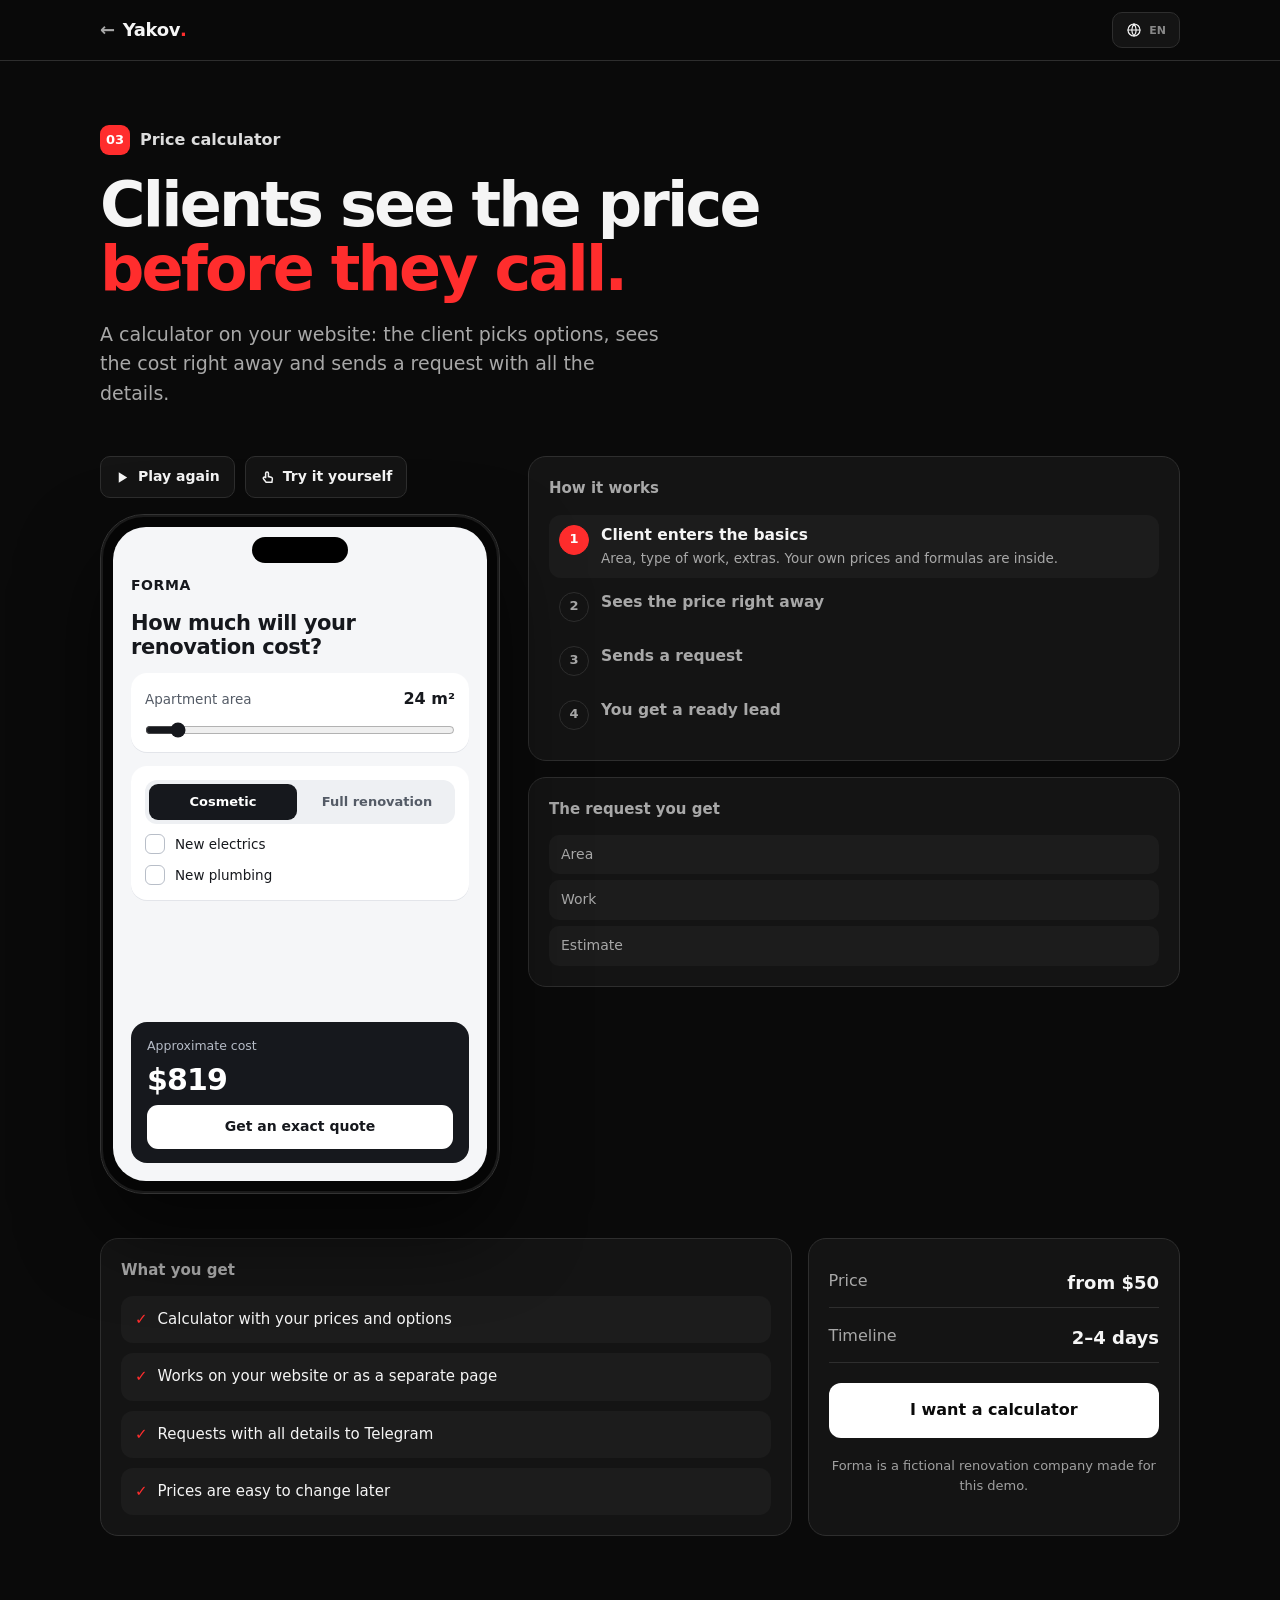
<file: demos/calculator/index.html>
<!doctype html>
<html lang="en">
<head>
<meta charset="utf-8">
<meta name="viewport" content="width=device-width,initial-scale=1">
<meta name="theme-color" content="#0a0a0a">
<title data-i18n="title">Price calculator · Demo</title>
<link rel="stylesheet" href="../demo.css">
<style>
.calc{position:absolute;inset:0;background:#f5f6f8;color:#16181d;padding:48px 18px 18px;display:flex;flex-direction:column;gap:14px;overflow:hidden}
.c-brand{font-weight:900;font-size:14px;letter-spacing:.04em}
.calc .mh{margin:0;font-size:21px;line-height:1.15;letter-spacing:-.02em}
.c-box{background:#fff;border-radius:16px;padding:14px;display:grid;gap:10px;box-shadow:0 1px 0 #e3e5ea}
.c-row{display:flex;justify-content:space-between;align-items:baseline;font-size:13.5px;color:#545b66}
.c-row b{color:#16181d;font-size:16px;font-variant-numeric:tabular-nums}
input[type=range]{width:100%;accent-color:#16181d;margin:0}
.seg{display:grid;grid-template-columns:1fr 1fr;gap:6px;background:#eef0f3;border-radius:12px;padding:4px}
.seg button{border:0;background:transparent;border-radius:9px;padding:8px;font-size:13px;font-weight:700;color:#545b66;cursor:pointer;transition:background .25s,color .25s}
.seg button.on{background:#16181d;color:#fff}
.chk{display:flex;align-items:center;gap:10px;font-size:13.5px;cursor:pointer;user-select:none}
.chk i{width:20px;height:20px;border-radius:6px;border:1.5px solid #b8bec8;display:grid;place-items:center;font-style:normal;font-size:12px;color:#fff;transition:background .2s,border-color .2s}
.chk.on i{background:#16181d;border-color:#16181d}
.chk.on i:after{content:"✓"}
.total{margin-top:auto;background:#16181d;color:#fff;border-radius:16px;padding:14px 16px;display:grid;gap:10px}
.total small{color:#b5bbc6;font-size:12.5px}
.total b{font-size:30px;letter-spacing:-.03em;font-variant-numeric:tabular-nums;line-height:1}
.c-btn{border:0;background:#fff;color:#16181d;border-radius:11px;padding:11px;font-weight:800;font-size:14px;cursor:pointer;transition:transform .2s,background .2s,color .2s}
.c-btn.tap{transform:scale(.95);background:var(--red);color:#fff}
.sent{position:absolute;inset:0;background:#f5f6f8;display:grid;place-content:center;justify-items:center;text-align:center;gap:8px;padding:30px;opacity:0;pointer-events:none;transition:opacity .5s}
.sent.on{opacity:1}
.sent i{width:56px;height:56px;border-radius:50%;background:#16181d;color:#fff;display:grid;place-items:center;font-style:normal;font-size:24px}
.sent b{font-size:19px}.sent p{margin:0;color:#545b66;font-size:14px}
.lead-card{display:grid;gap:6px}
.lead-card div{display:grid;grid-template-columns:110px 1fr;gap:12px;padding:9px 12px;border-radius:10px;background:var(--panel2);font-size:14px;transition:background .4s}
.lead-card span{color:var(--muted)}
.lead-card b{font-weight:650;min-height:1.4em}
.lead-card div.fill{background:var(--red-dim)}
</style>
</head>
<body>
<header class="bar"><div class="wrap">
  <a class="back notranslate" translate="no" href="../../"><i>←</i><span>Yakov<b>.</b></span></a>
  <span class="sp"></span>
  <button id="lang" type="button">EN</button>
</div></header>

<main class="wrap">
  <section class="hero">
    <p class="tag"><span class="n">03</span><span data-i18n="service">Price calculator</span></p>
    <h1 data-i18n-html="h1">Clients see the price <em>before they call.</em></h1>
    <p class="lead" data-i18n="lead">A calculator on your website: the client picks options, sees the cost right away and sends a request with all the details.</p>
  </section>

  <section class="show">
    <div>
      <div class="controls">
        <button class="ctl" id="play" type="button"><svg viewBox="0 0 16 16" fill="currentColor" aria-hidden="true"><path d="M4 2.5v11l9-5.5z"/></svg><span data-i18n="play">Play again</span></button>
        <button class="ctl" id="try" type="button" aria-pressed="false"><svg viewBox="0 0 16 16" fill="none" stroke="currentColor" stroke-width="1.6" aria-hidden="true"><path d="M6 8V3.5a1.5 1.5 0 0 1 3 0V7l3 .8a1.6 1.6 0 0 1 1.2 1.8l-.5 3.4H6.5L3.8 9.6a1.2 1.2 0 0 1 1.8-1.6z"/></svg><span data-i18n="try">Try it yourself</span></button>
      </div>
      <div class="nowcap" id="nowcap" aria-live="polite"></div>
      <div class="phone">
        <div class="screen">
          <div class="notch"></div>
          <div class="push" id="push"><span class="ava">TG</span><div><b></b><p></p></div><small data-i18n="now">now</small></div>
          <div class="calc">
            <span class="c-brand notranslate" translate="no">FORMA</span>
            <div class="mh" data-i18n="cH">How much will your renovation cost?</div>
            <div class="c-box">
              <div class="c-row"><span data-i18n="cArea">Apartment area</span><b><span id="areaV">20</span> m²</b></div>
              <input type="range" id="area" min="15" max="120" value="20" data-i18n-attr="aria-label:cArea">
            </div>
            <div class="c-box">
              <div class="seg" id="seg"><button type="button" class="on" data-k="light" data-i18n="cLight">Cosmetic</button><button type="button" data-k="full" data-i18n="cFull">Full renovation</button></div>
              <div class="chk" id="x1" role="checkbox" aria-checked="false" tabindex="0"><i></i><span data-i18n="cElec">New electrics</span></div>
              <div class="chk" id="x2" role="checkbox" aria-checked="false" tabindex="0"><i></i><span data-i18n="cPlumb">New plumbing</span></div>
            </div>
            <div class="total">
              <small data-i18n="cTotal">Approximate cost</small>
              <b id="sum">$800</b>
              <button class="c-btn" id="get" type="button" data-i18n="cGet">Get an exact quote</button>
            </div>
            <div class="sent" id="sent"><i>✓</i><b data-i18n="sentT">Request sent</b><p data-i18n="sentP">We'll call you within an hour.</p></div>
          </div>
        </div>
      </div>
    </div>

    <div class="side">
      <div class="panel">
        <h2 data-i18n="howTitle">How it works</h2>
        <ol class="steps" id="steps">
          <li><span class="k">1</span><div><b data-i18n="s1">Client enters the basics</b><small data-i18n="s1d">Area, type of work, extras. Your own prices and formulas are inside.</small></div></li>
          <li><span class="k">2</span><div><b data-i18n="s2">Sees the price right away</b><small data-i18n="s2d">No waiting for a call back. People who know the price are ready to talk.</small></div></li>
          <li><span class="k">3</span><div><b data-i18n="s3">Sends a request</b><small data-i18n="s3d">All the chosen options go with it, so you don't ask the same questions again.</small></div></li>
          <li><span class="k">4</span><div><b data-i18n="s4">You get a ready lead</b><small data-i18n="s4d">In Telegram or by email, with the area, options and price.</small></div></li>
        </ol>
      </div>
      <div class="panel">
        <h2 data-i18n="cardTitle">The request you get</h2>
        <div class="lead-card">
          <div id="l1"><span data-i18n="lArea">Area</span><b></b></div>
          <div id="l2"><span data-i18n="lWork">Work</span><b></b></div>
          <div id="l3"><span data-i18n="lPrice">Estimate</span><b></b></div>
        </div>
      </div>
    </div>
  </section>

  <section class="get">
    <div class="panel">
      <h2 data-i18n="getTitle">What you get</h2>
      <ul>
        <li data-i18n="g1">Calculator with your prices and options</li>
        <li data-i18n="g2">Works on your website or as a separate page</li>
        <li data-i18n="g3">Requests with all details to Telegram</li>
        <li data-i18n="g4">Prices are easy to change later</li>
      </ul>
    </div>
    <div class="panel price">
      <div class="row"><span data-i18n="priceL">Price</span><b data-i18n="priceV">from $50</b></div>
      <div class="row"><span data-i18n="timeL">Timeline</span><b data-i18n="timeV">2–4 days</b></div>
      <a class="cta" href="../../order/?service=calculator" data-i18n="cta">I want a calculator</a>
      <p class="fine" data-i18n="fine">Forma is a fictional renovation company made for this demo.</p>
    </div>
  </section>
</main>

<script>
window.I18N = {
  en: {
    title: 'Price calculator · Demo', service: 'Price calculator', h1: 'Clients see the price <em>before they call.</em>',
    lead: 'A calculator on your website: the client picks options, sees the cost right away and sends a request with all the details.',
    play: 'Play again', try: 'Try it yourself', now: 'now', howTitle: 'How it works',
    s1: 'Client enters the basics', s1d: 'Area, type of work, extras. Your own prices and formulas are inside.',
    s2: 'Sees the price right away', s2d: 'No waiting for a call back. People who know the price are ready to talk.',
    s3: 'Sends a request', s3d: 'All the chosen options go with it, so you don\'t ask the same questions again.',
    s4: 'You get a ready lead', s4d: 'In Telegram or by email, with the area, options and price.',
    cardTitle: 'The request you get', lArea: 'Area', lWork: 'Work', lPrice: 'Estimate',
    getTitle: 'What you get', g1: 'Calculator with your prices and options', g2: 'Works on your website or as a separate page', g3: 'Requests with all details to Telegram', g4: 'Prices are easy to change later',
    priceL: 'Price', priceV: 'from $50', timeL: 'Timeline', timeV: '2–4 days', cta: 'I want a calculator', fine: 'Forma is a fictional renovation company made for this demo.',
    cH: 'How much will your renovation cost?', cArea: 'Apartment area', cLight: 'Cosmetic', cFull: 'Full renovation', cElec: 'New electrics', cPlumb: 'New plumbing',
    cTotal: 'Approximate cost', cGet: 'Get an exact quote', sentT: 'Request sent', sentP: 'We\'ll call you within an hour.',
    pushT: 'Forma · new request', pushP: '{area} m² · {work} · {sum}', sep: ' + '
  },
  de: {
    title: 'Preiskalkulator · Demo', service: 'Preiskalkulator', h1: 'Kunden sehen den Preis, <em>bevor sie anrufen.</em>', lead: 'Ein Kalkulator auf Ihrer Website: Kunden wählen Optionen, sehen sofort den Preis und senden alle Angaben mit.',
    play: 'Noch einmal ansehen', try: 'Selbst ausprobieren', now: 'jetzt', howTitle: 'So läuft es ab', s1: 'Kunde gibt die Eckdaten ein', s1d: 'Fläche, Arbeiten und Extras. Ihre Preise und Berechnungsregeln sind hinterlegt.', s2: 'Sieht sofort den Preis', s2d: 'Kein Warten auf einen Rückruf. Wer den Preis kennt, ist bereit fürs Gespräch.', s3: 'Sendet eine Anfrage', s3d: 'Alle gewählten Optionen sind dabei. Sie müssen nichts doppelt erfragen.', s4: 'Sie erhalten einen fertigen Kontakt', s4d: 'Per Telegram oder E-Mail, mit Fläche, Optionen und Preis.',
    cardTitle: 'Ihre Anfrage', lArea: 'Fläche', lWork: 'Arbeiten', lPrice: 'Kostenschätzung', getTitle: 'Das bekommen Sie', g1: 'Kalkulator mit Ihren Preisen und Optionen', g2: 'Läuft auf Ihrer Website oder als eigene Seite', g3: 'Anfragen mit allen Angaben per Telegram', g4: 'Preise später einfach anpassen',
    priceL: 'Preis', priceV: 'ab 50 $', timeL: 'Dauer', timeV: '2–4 Tage', cta: 'Ich möchte einen Kalkulator', fine: 'Forma ist ein erfundenes Renovierungsunternehmen für diese Demo.', cH: 'Was kostet Ihre Renovierung?', cArea: 'Wohnfläche', cLight: 'Kosmetikrenovierung', cFull: 'Komplettsanierung', cElec: 'Neue Elektrik', cPlumb: 'Neue Wasserleitungen', cTotal: 'Geschätzte Kosten', cGet: 'Verbindliches Angebot anfragen', sentT: 'Anfrage gesendet', sentP: 'Wir rufen Sie innerhalb einer Stunde an.', pushT: 'Forma · neue Anfrage', pushP: '{area} m² · {work} · {sum}', sep: ' + '
  },
  es: {
    title: 'Calculadora de precios · Demo', service: 'Calculadora de precios', h1: 'Tus clientes ven el precio <em>antes de llamar.</em>', lead: 'Una calculadora en tu web: el cliente elige opciones, ve el coste al momento y envía la consulta con todos los detalles.',
    play: 'Ver otra vez', try: 'Pruébala', now: 'ahora', howTitle: 'Cómo funciona', s1: 'El cliente indica lo básico', s1d: 'Superficie, tipo de trabajo y extras. Incluye tus precios y fórmulas.', s2: 'Ve el precio al instante', s2d: 'Sin esperar una llamada. Quien conoce el precio está listo para hablar.', s3: 'Envía una consulta', s3d: 'Incluye todas las opciones elegidas para que no tengas que volver a preguntarlas.', s4: 'Recibes un contacto listo', s4d: 'Por Telegram o correo, con superficie, opciones y precio.',
    cardTitle: 'La consulta que recibes', lArea: 'Superficie', lWork: 'Trabajo', lPrice: 'Presupuesto', getTitle: 'Qué recibes', g1: 'Calculadora con tus precios y opciones', g2: 'Funciona en tu web o como página independiente', g3: 'Consultas detalladas por Telegram', g4: 'Puedes cambiar los precios fácilmente',
    priceL: 'Precio', priceV: 'desde 50 $', timeL: 'Plazo', timeV: '2–4 días', cta: 'Quiero una calculadora', fine: 'Forma es una empresa de reformas ficticia creada para esta demo.', cH: '¿Cuánto costará la reforma?', cArea: 'Superficie del piso', cLight: 'Reforma básica', cFull: 'Reforma completa', cElec: 'Instalación eléctrica nueva', cPlumb: 'Fontanería nueva', cTotal: 'Coste aproximado', cGet: 'Pedir presupuesto exacto', sentT: 'Consulta enviada', sentP: 'Te llamaremos en menos de una hora.', pushT: 'Forma · consulta nueva', pushP: '{area} m² · {work} · {sum}', sep: ' + '
  },
  fr: {
    title: 'Calculateur de prix · Démo', service: 'Calculateur de prix', h1: 'Vos clients connaissent le prix <em>avant d’appeler.</em>', lead: 'Un calculateur sur votre site : le client choisit ses options, voit le tarif aussitôt et envoie une demande détaillée.',
    play: 'Revoir', try: 'À vous d’essayer', now: 'maintenant', howTitle: 'Comment ça marche', s1: 'Le client indique l’essentiel', s1d: 'Surface, type de travaux, options. Vos tarifs et vos règles de calcul sont intégrés.', s2: 'Il voit le prix tout de suite', s2d: 'Pas besoin d’attendre un rappel. Quand on connaît le prix, on est prêt à en parler.', s3: 'Il envoie une demande', s3d: 'Toutes les options choisies sont jointes : vous n’avez pas à les redemander.', s4: 'Vous recevez une demande complète', s4d: 'Sur Telegram ou par e-mail, avec la surface, les options et le prix.',
    cardTitle: 'La demande reçue', lArea: 'Surface', lWork: 'Travaux', lPrice: 'Estimation', getTitle: 'Ce que vous obtenez', g1: 'Un calculateur avec vos tarifs et options', g2: 'Intégré à votre site ou disponible sur une page dédiée', g3: 'Les demandes détaillées sur Telegram', g4: 'Des tarifs faciles à modifier ensuite',
    priceL: 'Prix', priceV: 'à partir de 50 $', timeL: 'Délai', timeV: '2–4 jours', cta: 'Je veux un calculateur', fine: 'Forma est une entreprise de rénovation fictive créée pour cette démo.', cH: 'Combien coûtera votre rénovation ?', cArea: 'Surface de l’appartement', cLight: 'Rénovation légère', cFull: 'Rénovation complète', cElec: 'Nouvelle installation électrique', cPlumb: 'Nouvelle plomberie', cTotal: 'Coût estimé', cGet: 'Obtenir un devis précis', sentT: 'Demande envoyée', sentP: 'Nous vous appelons dans l’heure.', pushT: 'Forma · nouvelle demande', pushP: '{area} m² · {work} · {sum}', sep: ' + '
  },
  zh: {
    title: '价格计算器 · 演示', service: '价格计算器', h1: '客户来电前，<em>就能看到价格。</em>', lead: '在你的网站上加入计算器：客户选择项目后马上看到费用，并连同详情一起提交需求。',
    play: '再看一次', try: '自己试试', now: '现在', howTitle: '计算流程', s1: '填写基本信息', s1d: '面积、施工类型和附加项目，使用你的价格和计算方式。', s2: '马上查看价格', s2d: '不用等回电。了解价格后，客户更容易开始沟通。', s3: '提交需求', s3d: '所选项目会一起发送，不用再重复询问。', s4: '你收到完整需求', s4d: '通过 Telegram 或邮件收到面积、选项和价格。',
    cardTitle: '你收到的需求', lArea: '面积', lWork: '施工项目', lPrice: '估算费用', getTitle: '你将获得', g1: '可设置价格和选项的计算器', g2: '可嵌入网站，也可单独使用', g3: '详细需求发送到 Telegram', g4: '以后修改价格很方便',
    priceL: '价格', priceV: '50 美元起', timeL: '周期', timeV: '2–4 天', cta: '我想要价格计算器', fine: 'Forma 是为本演示虚构的装修公司。', cH: '装修大概要花多少钱？', cArea: '公寓面积', cLight: '基础翻新', cFull: '全面翻新', cElec: '更换电路', cPlumb: '更换管道', cTotal: '预估费用', cGet: '获取准确报价', sentT: '需求已发送', sentP: '我们会在一小时内联系你。', pushT: 'Forma · 新需求', pushP: '{area} m² · {work} · {sum}', sep: ' + '
  },
  ar: {
    title: 'حاسبة الأسعار · عرض تجريبي', service: 'حاسبة الأسعار', h1: 'يعرف عملاؤك السعر <em>قبل الاتصال.</em>', lead: 'حاسبة على موقعك: يختار العميل الخيارات، ويرى التكلفة فورًا، ثم يرسل طلبًا بكل التفاصيل.',
    play: 'شاهد مرة أخرى', try: 'جرّب بنفسك', now: 'الآن', howTitle: 'كيف تعمل', s1: 'يدخل العميل المعلومات الأساسية', s1d: 'المساحة ونوع العمل والإضافات، وفق أسعارك وطريقة حسابك.', s2: 'يرى السعر فورًا', s2d: 'لا داعي لانتظار اتصال. معرفة السعر تساعد العميل على بدء الحديث.', s3: 'يرسل طلبًا', s3d: 'تصلك كل الخيارات التي اختارها، فلا تحتاج إلى تكرار الأسئلة.', s4: 'يصلك طلب مكتمل', s4d: 'عبر Telegram أو البريد، مع المساحة والخيارات والسعر.',
    cardTitle: 'الطلب الذي يصلك', lArea: 'المساحة', lWork: 'الأعمال', lPrice: 'التكلفة التقديرية', getTitle: 'ما ستحصل عليه', g1: 'حاسبة بأسعارك وخياراتك', g2: 'تعمل على موقعك أو في صفحة مستقلة', g3: 'طلبات مفصلة تصلك عبر Telegram', g4: 'تعديل الأسعار لاحقًا سهل',
    priceL: 'السعر', priceV: 'ابتداءً من 50 $', timeL: 'المدة', timeV: '2–4 أيام', cta: 'أريد حاسبة أسعار', fine: 'Forma شركة تجديد منازل خيالية أُنشئت لهذا العرض التجريبي.', cH: 'كم ستكلف أعمال التجديد؟', cArea: 'مساحة الشقة', cLight: 'تجديد بسيط', cFull: 'تجديد شامل', cElec: 'تمديدات كهرباء جديدة', cPlumb: 'تمديدات مياه جديدة', cTotal: 'التكلفة التقريبية', cGet: 'اطلب عرض سعر دقيقًا', sentT: 'تم إرسال الطلب', sentP: 'سنتصل بك خلال ساعة.', pushT: 'Forma · طلب جديد', pushP: '{area} m² · {work} · {sum}', sep: ' + '
  },
  ru: {
    title: 'Калькулятор цены · Демо', service: 'Калькулятор цены', h1: 'Клиент видит цену <em>ещё до звонка.</em>',
    lead: 'Калькулятор на вашем сайте: клиент выбирает параметры, сразу видит стоимость и отправляет заявку со всеми деталями.',
    play: 'Показать ещё раз', try: 'Попробовать самому', now: 'сейчас', howTitle: 'Как это работает',
    s1: 'Клиент вводит основное', s1d: 'Площадь, тип работ, дополнительные опции. Внутри ваши цены и формулы.',
    s2: 'Сразу видит цену', s2d: 'Не нужно ждать обратного звонка. Кто знает цену, тот готов к разговору.',
    s3: 'Отправляет заявку', s3d: 'Все выбранные параметры уходят вместе с ней, переспрашивать не придётся.',
    s4: 'Вы получаете готовую заявку', s4d: 'В Telegram или на почту: площадь, опции и цена.',
    cardTitle: 'Заявка, которую вы получите', lArea: 'Площадь', lWork: 'Работы', lPrice: 'Расчёт',
    getTitle: 'Что вы получите', g1: 'Калькулятор с вашими ценами и опциями', g2: 'Работает на вашем сайте или отдельной страницей', g3: 'Заявки со всеми деталями в Telegram', g4: 'Цены легко поменять потом',
    priceL: 'Цена', priceV: 'от $50', timeL: 'Срок', timeV: '2–4 дня', cta: 'Хочу калькулятор', fine: 'Forma — вымышленная ремонтная компания, придумана для этого демо.',
    cH: 'Сколько будет стоить ваш ремонт?', cArea: 'Площадь квартиры', cLight: 'Косметический', cFull: 'Капитальный', cElec: 'Новая электрика', cPlumb: 'Новая сантехника',
    cTotal: 'Примерная стоимость', cGet: 'Получить точную смету', sentT: 'Заявка отправлена', sentP: 'Перезвоним в течение часа.',
    pushT: 'Forma · новая заявка', pushP: '{area} м² · {work} · {sum}', sep: ' + '
  },
  uk: {
    title: 'Калькулятор ціни · Демо', service: 'Калькулятор ціни', h1: 'Клієнт бачить ціну <em>ще до дзвінка.</em>',
    lead: 'Калькулятор на вашому сайті: клієнт обирає параметри, одразу бачить вартість і надсилає заявку з усіма деталями.',
    play: 'Показати ще раз', try: 'Спробувати самому', now: 'зараз', howTitle: 'Як це працює',
    s1: 'Клієнт вводить основне', s1d: 'Площа, тип робіт, додаткові опції. Усередині ваші ціни й формули.',
    s2: 'Одразу бачить ціну', s2d: 'Не треба чекати на зворотний дзвінок. Хто знає ціну, той готовий до розмови.',
    s3: 'Надсилає заявку', s3d: 'Усі обрані параметри йдуть разом із нею, перепитувати не доведеться.',
    s4: 'Ви отримуєте готову заявку', s4d: 'У Telegram або на пошту: площа, опції та ціна.',
    cardTitle: 'Заявка, яку ви отримаєте', lArea: 'Площа', lWork: 'Роботи', lPrice: 'Розрахунок',
    getTitle: 'Що ви отримаєте', g1: 'Калькулятор з вашими цінами й опціями', g2: 'Працює на вашому сайті або окремою сторінкою', g3: 'Заявки з усіма деталями в Telegram', g4: 'Ціни легко змінити згодом',
    priceL: 'Ціна', priceV: 'від $50', timeL: 'Термін', timeV: '2–4 дні', cta: 'Хочу калькулятор', fine: 'Forma — вигадана ремонтна компанія, створена для цього демо.',
    cH: 'Скільки коштуватиме ваш ремонт?', cArea: 'Площа квартири', cLight: 'Косметичний', cFull: 'Капітальний', cElec: 'Нова електрика', cPlumb: 'Нова сантехніка',
    cTotal: 'Орієнтовна вартість', cGet: 'Отримати точний кошторис', sentT: 'Заявку надіслано', sentP: 'Передзвонимо протягом години.',
    pushT: 'Forma · нова заявка', pushP: '{area} м² · {work} · {sum}', sep: ' + '
  }
};
</script>
<script src="../../lang.js"></script>
<script src="../demo.js"></script>
<script>
(function () {
  function T(k, v) { return window.t(k, v); }
  var area = document.getElementById('area'), areaV = document.getElementById('areaV'), sum = document.getElementById('sum');
  var seg = document.getElementById('seg'), x1 = document.getElementById('x1'), x2 = document.getElementById('x2');
  var getBtn = document.getElementById('get'), sent = document.getElementById('sent');
  var state = { area: 20, kind: 'light', elec: false, plumb: false }, shown = 800, anim = 0;
  function price() { return state.area * (state.kind === 'full' ? 90 : 40) + (state.elec ? state.area * 15 : 0) + (state.plumb ? 900 : 0); }
  function fmt(n) { return '$' + Math.round(n).toLocaleString('en-US'); }
  function render() {
    area.value = state.area; areaV.textContent = state.area;
    seg.querySelectorAll('button').forEach(function (b) { b.classList.toggle('on', b.dataset.k === state.kind); });
    [[x1, state.elec], [x2, state.plumb]].forEach(function (p) { p[0].classList.toggle('on', p[1]); p[0].setAttribute('aria-checked', p[1]); });
    var from = shown, to = price(), t0 = performance.now();
    cancelAnimationFrame(anim);
    (function tick(t) { var k = Math.min(1, (t - t0) / 450); shown = from + (to - from) * (1 - Math.pow(1 - k, 3)); sum.textContent = fmt(shown); if (k < 1) anim = requestAnimationFrame(tick); })(t0);
  }
  function work() { var w = [T(state.kind === 'full' ? 'cFull' : 'cLight')]; if (state.elec) w.push(T('cElec')); if (state.plumb) w.push(T('cPlumb')); return w.join(T('sep')).toLowerCase(); }
  function setRow(id, text) { var r = document.getElementById(id); r.querySelector('b').textContent = text; r.classList.add('fill'); setTimeout(function () { r.classList.remove('fill'); }, 1200); }
  // Manual controls always work, so visitors can play with it.
  area.addEventListener('input', function () { state.area = +area.value; render(); });
  seg.addEventListener('click', function (e) { var b = e.target.closest('button'); if (b) { state.kind = b.dataset.k; render(); } });
  [[x1, 'elec'], [x2, 'plumb']].forEach(function (p) {
    function flip() { state[p[1]] = !state[p[1]]; render(); }
    p[0].addEventListener('click', flip);
    p[0].addEventListener('keydown', function (e) { if (e.key === ' ' || e.key === 'Enter') { e.preventDefault(); flip(); } });
  });
  var sendResolve = null;
  getBtn.addEventListener('click', function () { if (sendResolve) { var r = sendResolve; sendResolve = null; r(); } });

  ChatDemo({
    push: '#push', steps: '#steps', play: '#play', try: '#try',
    reset: function () {
      state = { area: 20, kind: 'light', elec: false, plumb: false }; render();
      sent.classList.remove('on'); sendResolve = null;
      ['l1', 'l2', 'l3'].forEach(function (id) { document.getElementById(id).querySelector('b').textContent = ''; });
    },
    script: async function (a) {
      var manual = document.getElementById('try').getAttribute('aria-pressed') === 'true';
      a.step(0);
      if (!manual) {
        await a.wait(900);
        for (var v = 20; v <= 48; v += 2) { state.area = v; render(); await a.wait(55); }
        await a.wait(500);
        state.kind = 'full'; render(); await a.wait(800);
        state.elec = true; render(); await a.wait(700);
        a.step(1);
        await a.wait(1600);
      } else {
        a.step(1);
      }
      a.step(2);
      if (manual) {
        await new Promise(function (res) { sendResolve = res; });
      } else {
        await a.wait(400);
      }
      getBtn.classList.add('tap'); await a.wait(260); getBtn.classList.remove('tap');
      sent.classList.add('on');
      await a.wait(700);
      a.step(3);
      var total = fmt(price());
      setRow('l1', state.area + ' m²'); await a.wait(250);
      setRow('l2', work()); await a.wait(250);
      setRow('l3', total);
      await a.push(T('pushT'), T('pushP', { area: state.area, work: work(), sum: total }), 3200);
    }
  });
})();
</script>
</body>
</html>
</file>
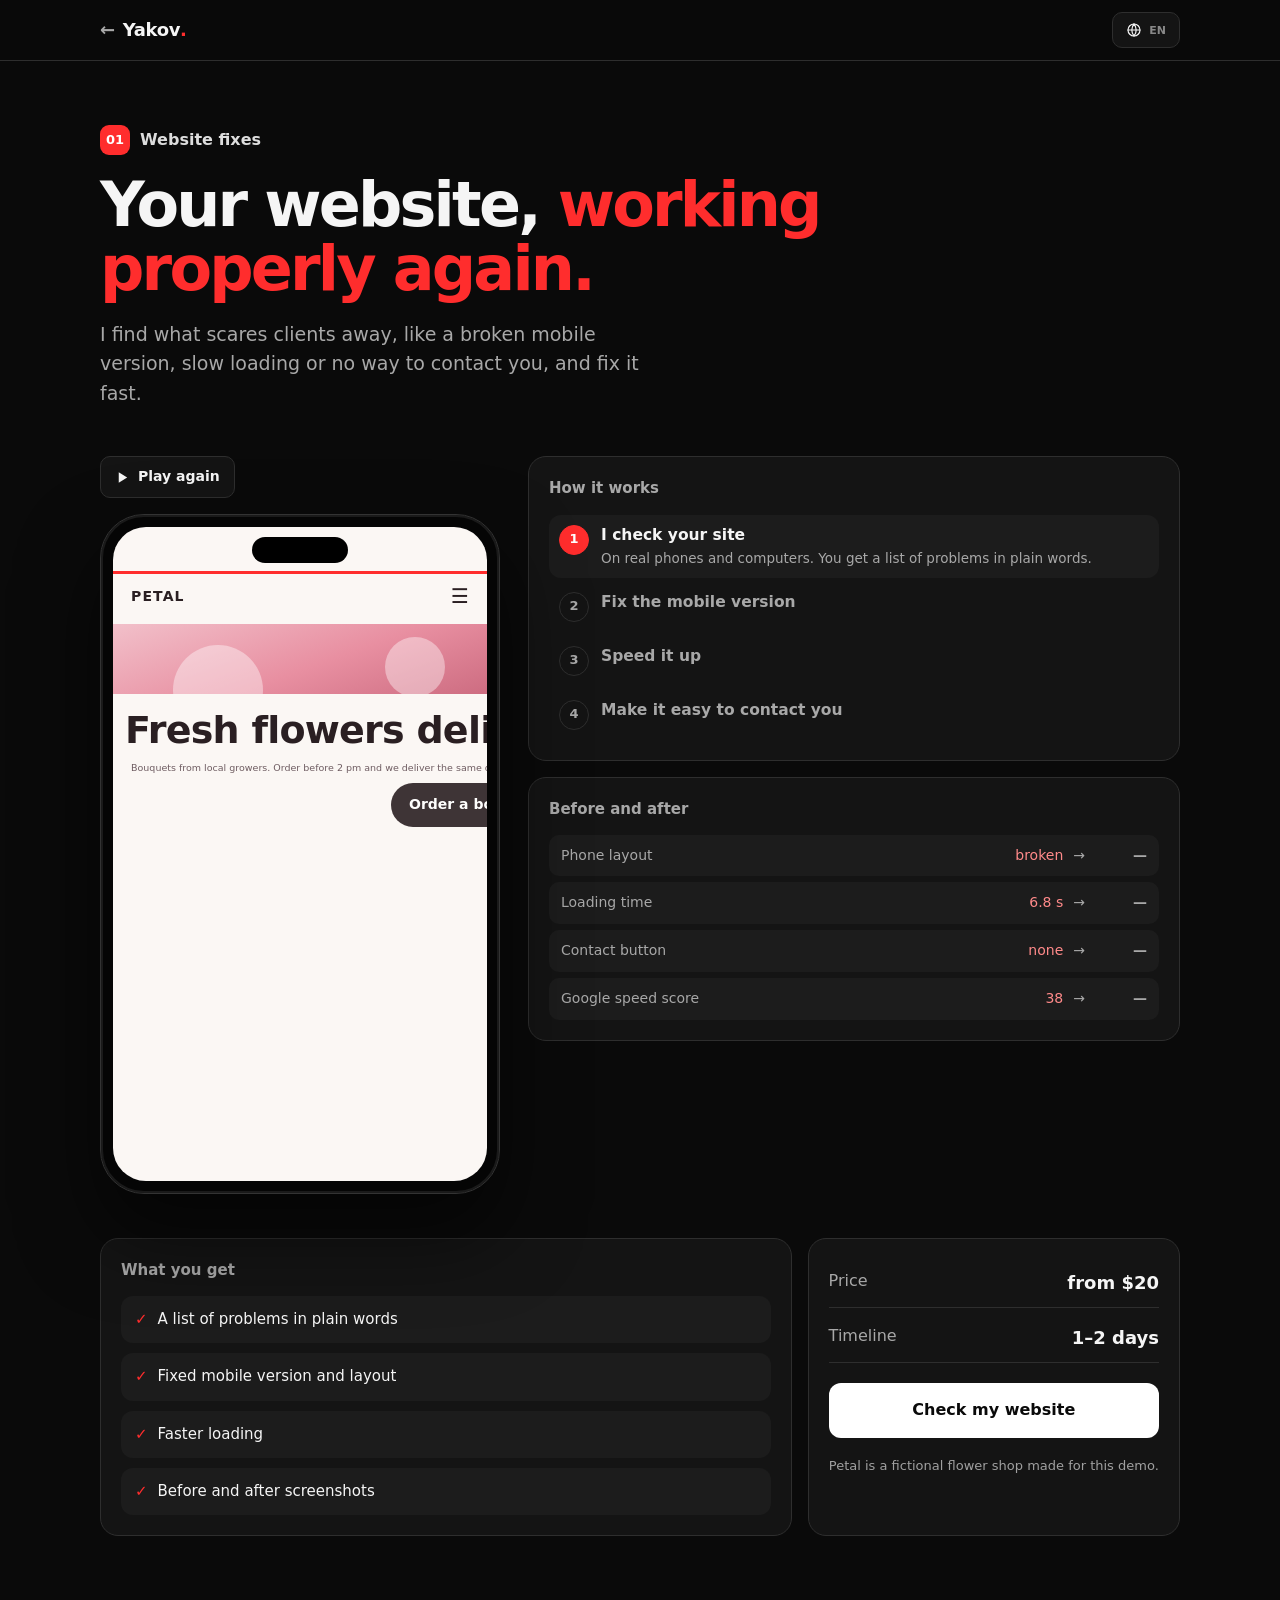
<file: demos/fixes/index.html>
<!doctype html>
<html lang="en">
<head>
<meta charset="utf-8">
<meta name="viewport" content="width=device-width,initial-scale=1">
<meta name="theme-color" content="#0a0a0a">
<title data-i18n="title">Website fixes · Demo</title>
<link rel="stylesheet" href="../demo.css">
<style>
.fsite{position:absolute;inset:0;background:#fbf7f4;color:#2a1f22;overflow:hidden;padding:48px 0 0}
.fs-nav{display:flex;justify-content:space-between;align-items:center;padding:6px 18px 12px;font-weight:900;letter-spacing:.08em;font-size:14px}
.fs-nav i{font-style:normal;font-size:20px;letter-spacing:0}
.fs-img{margin:0 18px;height:170px;border-radius:16px;background:linear-gradient(160deg,#f3c6cf,#e88fa1 55%,#c9677c);position:relative;overflow:hidden;transition:all .9s var(--ease)}
.fs-img:before,.fs-img:after{content:"";position:absolute;border-radius:50%;background:#fff6;transition:all .9s var(--ease)}
.fs-img:before{width:90px;height:90px;left:22%;top:30%}
.fs-img:after{width:60px;height:60px;right:18%;top:18%}
.fs-body{padding:16px 18px;display:grid;gap:10px}
.fs-title{margin:0;font-size:26px;line-height:1.1;letter-spacing:-.02em;transition:all .9s var(--ease);white-space:normal}
.fs-text{margin:0;font-size:14px;line-height:1.45;color:#6e5c61;transition:all .9s var(--ease)}
.fs-btn{justify-self:start;display:inline-flex;align-items:center;gap:8px;background:#2a1f22;color:#fff;border-radius:99px;padding:11px 18px;font-weight:800;font-size:14px;transition:all .9s var(--ease)}
.fs-btn.tg{background:#2aa1da}
.speed{position:absolute;left:0;right:0;top:44px;height:3px;background:#0001}
.speed i{display:block;height:100%;width:0;background:var(--red)}
/* broken state */
.broken .fs-img{height:70px;margin:0 -40px;border-radius:0}
.broken .fs-title{font-size:38px;white-space:nowrap;transform:translateX(-6px)}
.broken .fs-text{font-size:9.5px;line-height:1.2}
.broken .fs-btn{transform:translateX(260px);opacity:.9}
/* audit markers */
.mark{position:absolute;z-index:4;border:2px solid var(--red);border-radius:10px;opacity:0;transform:scale(1.06);transition:opacity .35s,transform .35s var(--ease);pointer-events:none}
.mark span{position:absolute;top:-12px;inset-inline-start:8px;background:var(--red);color:#fff;font-size:11px;font-weight:800;padding:2px 7px;border-radius:6px;white-space:nowrap}
.mark.on{opacity:1;transform:none}
.report{display:grid;gap:6px}
.report div{display:grid;grid-template-columns:1fr auto auto auto;gap:10px;align-items:center;padding:10px 12px;border-radius:10px;background:var(--panel2);font-size:14px}
.report span{color:var(--muted)}
.report s{color:#ff8a8a;text-decoration:none;font-variant-numeric:tabular-nums}
.report em{font-style:normal;color:var(--muted)}
.report b{color:var(--muted);font-variant-numeric:tabular-nums;min-width:52px;text-align:end;transition:color .4s}
.report div.fixed b{color:var(--green)}
</style>
</head>
<body>
<header class="bar"><div class="wrap">
  <a class="back notranslate" translate="no" href="../../"><i>←</i><span>Yakov<b>.</b></span></a>
  <span class="sp"></span>
  <button id="lang" type="button">EN</button>
</div></header>

<main class="wrap">
  <section class="hero">
    <p class="tag"><span class="n">01</span><span data-i18n="service">Website fixes</span></p>
    <h1 data-i18n-html="h1">Your website, <em>working properly again.</em></h1>
    <p class="lead" data-i18n="lead">I find what scares clients away, like a broken mobile version, slow loading or no way to contact you, and fix it fast.</p>
  </section>

  <section class="show">
    <div>
      <div class="controls">
        <button class="ctl" id="play" type="button"><svg viewBox="0 0 16 16" fill="currentColor" aria-hidden="true"><path d="M4 2.5v11l9-5.5z"/></svg><span data-i18n="play">Play again</span></button>
      </div>
      <div class="nowcap" id="nowcap" aria-live="polite"></div>
      <div class="phone">
        <div class="screen">
          <div class="notch"></div>
          <div class="push" id="push"><span class="ava">TG</span><div><b></b><p></p></div><small data-i18n="now">now</small></div>
          <div class="fsite broken" id="fsite" aria-hidden="true">
            <div class="speed"><i id="bar"></i></div>
            <div class="fs-nav notranslate" translate="no">PETAL<i>☰</i></div>
            <div class="fs-img" id="img"></div>
            <div class="fs-body">
              <div class="mh fs-title" id="ttl" data-i18n="fsT">Fresh flowers delivered today</div>
              <p class="fs-text" id="txt" data-i18n="fsP">Bouquets from local growers. Order before 2 pm and we deliver the same day anywhere in the city.</p>
              <span class="fs-btn" id="btn" data-i18n="fsB">Order a bouquet</span>
            </div>
            <div class="mark" id="m1"><span data-i18n="m1">Doesn't fit the screen</span></div>
            <div class="mark" id="m2"><span data-i18n="m2">Text too small</span></div>
            <div class="mark" id="m3"><span data-i18n="m3">Button off screen</span></div>
          </div>
        </div>
      </div>
    </div>

    <div class="side">
      <div class="panel">
        <h2 data-i18n="howTitle">How it works</h2>
        <ol class="steps" id="steps">
          <li><span class="k">1</span><div><b data-i18n="s1">I check your site</b><small data-i18n="s1d">On real phones and computers. You get a list of problems in plain words.</small></div></li>
          <li><span class="k">2</span><div><b data-i18n="s2">Fix the mobile version</b><small data-i18n="s2d">Most visitors come from phones. Everything should fit and be easy to read.</small></div></li>
          <li><span class="k">3</span><div><b data-i18n="s3">Speed it up</b><small data-i18n="s3d">Every extra second of loading loses visitors. I compress images and remove the extra stuff.</small></div></li>
          <li><span class="k">4</span><div><b data-i18n="s4">Make it easy to contact you</b><small data-i18n="s4d">A visible button to Telegram or WhatsApp, so clients write instead of leaving.</small></div></li>
        </ol>
      </div>
      <div class="panel">
        <h2 data-i18n="repTitle">Before and after</h2>
        <div class="report">
          <div id="r1"><span data-i18n="r1">Phone layout</span><s data-i18n="bad">broken</s><em>→</em><b data-i18n-attr="data-v:ok">—</b></div>
          <div id="r2"><span data-i18n="r2">Loading time</span><s>6.8 s</s><em>→</em><b data-v="1.2 s">—</b></div>
          <div id="r3"><span data-i18n="r3">Contact button</span><s data-i18n="none">none</s><em>→</em><b data-i18n-attr="data-v:added">—</b></div>
          <div id="r4"><span data-i18n="r4">Google speed score</span><s>38</s><em>→</em><b data-v="94">—</b></div>
        </div>
      </div>
    </div>
  </section>

  <section class="get">
    <div class="panel">
      <h2 data-i18n="getTitle">What you get</h2>
      <ul>
        <li data-i18n="g1">A list of problems in plain words</li>
        <li data-i18n="g2">Fixed mobile version and layout</li>
        <li data-i18n="g3">Faster loading</li>
        <li data-i18n="g4">Before and after screenshots</li>
      </ul>
    </div>
    <div class="panel price">
      <div class="row"><span data-i18n="priceL">Price</span><b data-i18n="priceV">from $20</b></div>
      <div class="row"><span data-i18n="timeL">Timeline</span><b data-i18n="timeV">1–2 days</b></div>
      <a class="cta" href="../../order/?service=fixes" data-i18n="cta">Check my website</a>
      <p class="fine" data-i18n="fine">Petal is a fictional flower shop made for this demo.</p>
    </div>
  </section>
</main>

<script>
window.I18N = {
  en: {
    title: 'Website fixes · Demo', service: 'Website fixes', h1: 'Your website, <em>working properly again.</em>',
    lead: 'I find what scares clients away, like a broken mobile version, slow loading or no way to contact you, and fix it fast.',
    play: 'Play again', now: 'now', howTitle: 'How it works',
    s1: 'I check your site', s1d: 'On real phones and computers. You get a list of problems in plain words.',
    s2: 'Fix the mobile version', s2d: 'Most visitors come from phones. Everything should fit and be easy to read.',
    s3: 'Speed it up', s3d: 'Every extra second of loading loses visitors. I compress images and remove the extra stuff.',
    s4: 'Make it easy to contact you', s4d: 'A visible button to Telegram or WhatsApp, so clients write instead of leaving.',
    repTitle: 'Before and after', r1: 'Phone layout', r2: 'Loading time', r3: 'Contact button', r4: 'Google speed score', bad: 'broken', ok: 'fixed', none: 'none', added: 'added',
    getTitle: 'What you get', g1: 'A list of problems in plain words', g2: 'Fixed mobile version and layout', g3: 'Faster loading', g4: 'Before and after screenshots',
    priceL: 'Price', priceV: 'from $20', timeL: 'Timeline', timeV: '1–2 days', cta: 'Check my website', fine: 'Petal is a fictional flower shop made for this demo.',
    fsT: 'Fresh flowers delivered today', fsP: 'Bouquets from local growers. Order before 2 pm and we deliver the same day anywhere in the city.', fsB: 'Order a bouquet', fsTg: 'Write in Telegram',
    m1: 'Doesn\'t fit the screen', m2: 'Text too small', m3: 'Button off screen',
    pushT: 'Petal · new message', pushP: 'Hi! Can you deliver 15 roses today by 6 pm?'
  },
  de: {
    title: 'Website reparieren · Demo', service: 'Website-Reparatur', h1: 'Ihre Website, <em>wieder in Bestform.</em>',
    lead: 'Ich finde, was Kunden abschreckt – etwa eine fehlerhafte Mobilversion, lange Ladezeiten oder fehlende Kontaktmöglichkeiten – und behebe es schnell.',
    play: 'Noch einmal ansehen', now: 'jetzt', howTitle: 'So läuft es ab', s1: 'Ich prüfe Ihre Website', s1d: 'Auf echten Smartphones und Computern. Sie erhalten eine verständliche Problemliste.',
    s2: 'Mobilversion reparieren', s2d: 'Die meisten Besucher kommen übers Smartphone. Alles sollte passen und gut lesbar sein.',
    s3: 'Ladezeit verkürzen', s3d: 'Jede zusätzliche Sekunde kostet Besucher. Ich komprimiere Bilder und entferne Überflüssiges.',
    s4: 'Kontakt leicht machen', s4d: 'Ein gut sichtbarer Telegram- oder WhatsApp-Button sorgt dafür, dass Kunden schreiben statt weiterzuklicken.',
    repTitle: 'Vorher und nachher', r1: 'Ansicht auf dem Handy', r2: 'Ladezeit', r3: 'Kontaktbutton', r4: 'Google-Speedwert', bad: 'fehlerhaft', ok: 'behoben', none: 'fehlt', added: 'vorhanden',
    getTitle: 'Das bekommen Sie', g1: 'Eine verständliche Liste der Probleme', g2: 'Reparierte Mobilansicht und Seitenlayout', g3: 'Schnellere Ladezeit', g4: 'Screenshots vorher und nachher',
    priceL: 'Preis', priceV: 'ab 20 $', timeL: 'Dauer', timeV: '1–2 Tage', cta: 'Meine Website prüfen lassen', fine: 'Petal ist ein erfundener Blumenladen für diese Demo.',
    fsT: 'Frische Blumen – heute geliefert', fsP: 'Sträuße von regionalen Gärtnereien. Bis 14 Uhr bestellen, wir liefern noch heute in der ganzen Stadt.', fsB: 'Strauß bestellen', fsTg: 'Auf Telegram schreiben',
    m1: 'Passt nicht auf den Bildschirm', m2: 'Text zu klein', m3: 'Button außerhalb des Bildschirms', pushT: 'Petal · neue Nachricht', pushP: 'Hallo! Können Sie heute bis 18:00 15 Rosen liefern?'
  },
  es: {
    title: 'Arreglos web · Demo', service: 'Arreglos web', h1: 'Tu web, <em>como debería funcionar.</em>',
    lead: 'Detecto qué aleja a tus clientes —una versión móvil rota, lentitud o falta de contacto— y lo arreglo rápido.',
    play: 'Ver otra vez', now: 'ahora', howTitle: 'Cómo funciona', s1: 'Reviso tu web', s1d: 'En móviles y ordenadores reales. Recibes una lista clara de los problemas.',
    s2: 'Arreglo la versión móvil', s2d: 'La mayoría de las visitas llegan desde el móvil. Todo debe verse bien y leerse con facilidad.',
    s3: 'La hago más rápida', s3d: 'Cada segundo extra hace que se vayan visitas. Comprimo imágenes y quito lo que sobra.',
    s4: 'Facilito el contacto', s4d: 'Un botón visible de Telegram o WhatsApp anima a escribir en vez de irse.',
    repTitle: 'Antes y después', r1: 'Vista en el móvil', r2: 'Tiempo de carga', r3: 'Botón de contacto', r4: 'Puntuación de velocidad de Google', bad: 'roto', ok: 'arreglado', none: 'no hay', added: 'añadido',
    getTitle: 'Qué recibes', g1: 'Una lista clara de problemas', g2: 'Versión móvil y diseño corregidos', g3: 'Carga más rápida', g4: 'Capturas del antes y el después',
    priceL: 'Precio', priceV: 'desde 20 $', timeL: 'Plazo', timeV: '1–2 días', cta: 'Revisa mi web', fine: 'Petal es una floristería ficticia creada para esta demo.',
    fsT: 'Flores frescas con entrega hoy', fsP: 'Ramos de productores locales. Pide antes de las 14:00 y te lo llevamos hoy a cualquier punto de la ciudad.', fsB: 'Pedir un ramo', fsTg: 'Escribir por Telegram',
    m1: 'No cabe en la pantalla', m2: 'Texto demasiado pequeño', m3: 'Botón fuera de pantalla', pushT: 'Petal · mensaje nuevo', pushP: '¡Hola! ¿Podéis entregar 15 rosas hoy antes de las 18:00?'
  },
  fr: {
    title: 'Corrections de site · Démo', service: 'Corrections de site', h1: 'Votre site, <em>à nouveau au top.</em>',
    lead: 'Je repère ce qui fait fuir vos clients —version mobile cassée, lenteur ou absence de contact— et je le corrige vite.',
    play: 'Revoir', now: 'maintenant', howTitle: 'Comment ça marche', s1: 'Je vérifie votre site', s1d: 'Sur de vrais téléphones et ordinateurs. Vous recevez une liste claire des problèmes.',
    s2: 'Je corrige la version mobile', s2d: 'La plupart des visiteurs viennent du téléphone. Tout doit tenir et rester facile à lire.',
    s3: 'J’accélère le chargement', s3d: 'Chaque seconde de trop fait partir des visiteurs. Je compresse les images et enlève le superflu.',
    s4: 'Je facilite le contact', s4d: 'Un bouton Telegram ou WhatsApp bien visible incite les clients à vous écrire.',
    repTitle: 'Avant et après', r1: 'Vue sur téléphone', r2: 'Temps de chargement', r3: 'Bouton de contact', r4: 'Score de vitesse Google', bad: 'cassé', ok: 'réparé', none: 'absent', added: 'ajouté',
    getTitle: 'Ce que vous obtenez', g1: 'Une liste claire des problèmes', g2: 'Version mobile et mise en page corrigées', g3: 'Un chargement plus rapide', g4: 'Captures avant et après',
    priceL: 'Prix', priceV: 'à partir de 20 $', timeL: 'Délai', timeV: '1–2 jours', cta: 'Vérifier mon site', fine: 'Petal est un fleuriste fictif créé pour cette démo.',
    fsT: 'Fleurs fraîches livrées aujourd’hui', fsP: 'Bouquets de producteurs locaux. Commandez avant 14 h, livraison le jour même partout en ville.', fsB: 'Commander un bouquet', fsTg: 'Écrire sur Telegram',
    m1: 'Ne tient pas à l’écran', m2: 'Texte trop petit', m3: 'Bouton hors écran', pushT: 'Petal · nouveau message', pushP: 'Bonjour ! Pouvez-vous livrer 15 roses aujourd’hui avant 18:00 ?'
  },
  zh: {
    title: '网站修复 · 演示', service: '网站修复', h1: '让你的网站<em>恢复正常运行。</em>',
    lead: '找出让客户离开的原因，比如手机页面错乱、加载慢或联系不便，并快速修好。',
    play: '再看一次', now: '现在', howTitle: '修复流程', s1: '检查你的网站', s1d: '在真实手机和电脑上检查，并用简单的话列出问题。',
    s2: '修好手机页面', s2d: '大多数访客使用手机。页面要显示完整，也要容易阅读。',
    s3: '加快加载速度', s3d: '多等一秒，就可能少一位访客。我会压缩图片并清理多余内容。',
    s4: '让客户更容易联系你', s4d: '添加醒目的 Telegram 或 WhatsApp 按钮，让客户愿意发消息。',
    repTitle: '修复前后', r1: '手机页面', r2: '加载时间', r3: '联系按钮', r4: 'Google 速度评分', bad: '异常', ok: '已修复', none: '没有', added: '已添加',
    getTitle: '你将获得', g1: '一份简单易懂的问题清单', g2: '修好的手机页面和布局', g3: '更快的加载速度', g4: '修复前后的截图',
    priceL: '价格', priceV: '20 美元起', timeL: '周期', timeV: '1–2 天', cta: '检查我的网站', fine: 'Petal 是为本演示虚构的花店。',
    fsT: '鲜花今日送达', fsP: '花束来自本地种植商。下午 2 点前下单，当天送达市内任意地点。', fsB: '订购花束', fsTg: '通过 Telegram 联系',
    m1: '超出屏幕', m2: '文字太小', m3: '按钮跑到屏幕外', pushT: 'Petal · 新消息', pushP: '你好！今天 18:00 前可以送 15 朵玫瑰吗？'
  },
  ar: {
    title: 'إصلاح المواقع · عرض تجريبي', service: 'إصلاح المواقع', h1: 'موقعك يعود <em>للعمل كما ينبغي.</em>',
    lead: 'أكتشف ما ينفّر العملاء، مثل خلل نسخة الهاتف أو بطء التحميل أو صعوبة التواصل، وأصلحه بسرعة.',
    play: 'شاهد مرة أخرى', now: 'الآن', howTitle: 'كيف يتم العمل', s1: 'أفحص موقعك', s1d: 'على هواتف وحواسيب حقيقية، وأرسل لك قائمة واضحة بالمشكلات.',
    s2: 'أصلح نسخة الهاتف', s2d: 'يأتي معظم الزوار من الهاتف. يجب أن يظهر كل شيء بوضوح ويسهل قراءته.',
    s3: 'أسرّع التحميل', s3d: 'كل ثانية إضافية قد تفقدك زائرًا. أضغط الصور وأزيل ما لا حاجة إليه.',
    s4: 'أسهّل التواصل معك', s4d: 'زر واضح لـ Telegram أو WhatsApp يشجّع العميل على مراسلتك.',
    repTitle: 'قبل وبعد', r1: 'العرض على الهاتف', r2: 'وقت التحميل', r3: 'زر التواصل', r4: 'تقييم سرعة Google', bad: 'معطّل', ok: 'مُصلح', none: 'غير موجود', added: 'مضاف',
    getTitle: 'ما ستحصل عليه', g1: 'قائمة واضحة بالمشكلات', g2: 'نسخة هاتف وتنسيق بعد الإصلاح', g3: 'تحميل أسرع', g4: 'لقطات شاشة قبل الإصلاح وبعده',
    priceL: 'السعر', priceV: 'ابتداءً من 20 $', timeL: 'المدة', timeV: 'يوم إلى يومين', cta: 'افحص موقعي', fine: 'Petal متجر زهور خيالي أُنشئ لهذا العرض التجريبي.',
    fsT: 'زهور طازجة تصلك اليوم', fsP: 'باقات من مزارعين محليين. اطلب قبل 14:00 ونوصلها اليوم إلى أي مكان في المدينة.', fsB: 'اطلب باقة', fsTg: 'راسلنا على Telegram',
    m1: 'لا يتسع للشاشة', m2: 'النص صغير جدًا', m3: 'الزر خارج الشاشة', pushT: 'Petal · رسالة جديدة', pushP: 'مرحبًا! هل يمكنكم توصيل 15 وردة اليوم قبل 18:00؟'
  },
  ru: {
    title: 'Исправление сайта · Демо', service: 'Исправление сайта', h1: 'Ваш сайт снова <em>работает как надо.</em>',
    lead: 'Нахожу то, что отпугивает клиентов: сломанную мобильную версию, долгую загрузку, отсутствие связи, и быстро это исправляю.',
    play: 'Показать ещё раз', now: 'сейчас', howTitle: 'Как это работает',
    s1: 'Проверяю ваш сайт', s1d: 'На настоящих телефонах и компьютерах. Вы получаете список проблем простыми словами.',
    s2: 'Чиню мобильную версию', s2d: 'Большинство посетителей приходят с телефона. Всё должно помещаться и легко читаться.',
    s3: 'Ускоряю загрузку', s3d: 'Каждая лишняя секунда загрузки — это ушедшие посетители. Сжимаю картинки и убираю лишнее.',
    s4: 'Добавляю удобную связь', s4d: 'Заметная кнопка в Telegram или WhatsApp, чтобы клиент написал, а не ушёл.',
    repTitle: 'До и после', r1: 'Вид на телефоне', r2: 'Время загрузки', r3: 'Кнопка связи', r4: 'Оценка скорости Google', bad: 'сломан', ok: 'исправлен', none: 'нет', added: 'есть',
    getTitle: 'Что вы получите', g1: 'Список проблем простыми словами', g2: 'Исправленная мобильная версия и вёрстка', g3: 'Быстрая загрузка', g4: 'Скриншоты до и после',
    priceL: 'Цена', priceV: 'от $20', timeL: 'Срок', timeV: '1–2 дня', cta: 'Проверить мой сайт', fine: 'Petal — вымышленный цветочный магазин, придуман для этого демо.',
    fsT: 'Свежие цветы с доставкой сегодня', fsP: 'Букеты от местных фермеров. Закажите до 14:00, и мы привезём в тот же день в любую точку города.', fsB: 'Заказать букет', fsTg: 'Написать в Telegram',
    m1: 'Не помещается', m2: 'Мелкий текст', m3: 'Кнопка за экраном',
    pushT: 'Petal · новое сообщение', pushP: 'Здравствуйте! Можно 15 роз сегодня к 18:00?'
  },
  uk: {
    title: 'Виправлення сайту · Демо', service: 'Виправлення сайту', h1: 'Ваш сайт знову <em>працює як слід.</em>',
    lead: 'Знаходжу те, що відлякує клієнтів: зламану мобільну версію, повільне завантаження, відсутність зв\'язку, і швидко це виправляю.',
    play: 'Показати ще раз', now: 'зараз', howTitle: 'Як це працює',
    s1: 'Перевіряю ваш сайт', s1d: 'На справжніх телефонах і комп\'ютерах. Ви отримуєте список проблем простими словами.',
    s2: 'Лагоджу мобільну версію', s2d: 'Більшість відвідувачів приходять із телефона. Усе має вміщатися й легко читатися.',
    s3: 'Пришвидшую завантаження', s3d: 'Кожна зайва секунда завантаження — це відвідувачі, які пішли. Стискаю зображення й прибираю зайве.',
    s4: 'Додаю зручний зв\'язок', s4d: 'Помітна кнопка в Telegram чи WhatsApp, щоб клієнт написав, а не пішов.',
    repTitle: 'До і після', r1: 'Вигляд на телефоні', r2: 'Час завантаження', r3: 'Кнопка зв\'язку', r4: 'Оцінка швидкості Google', bad: 'зламаний', ok: 'виправлено', none: 'немає', added: 'є',
    getTitle: 'Що ви отримаєте', g1: 'Список проблем простими словами', g2: 'Виправлена мобільна версія й верстка', g3: 'Швидке завантаження', g4: 'Скриншоти до і після',
    priceL: 'Ціна', priceV: 'від $20', timeL: 'Термін', timeV: '1–2 дні', cta: 'Перевірити мій сайт', fine: 'Petal — вигаданий квітковий магазин, створений для цього демо.',
    fsT: 'Свіжі квіти з доставкою сьогодні', fsP: 'Букети від місцевих фермерів. Замовте до 14:00, і ми привеземо того ж дня в будь-яку точку міста.', fsB: 'Замовити букет', fsTg: 'Написати в Telegram',
    m1: 'Не вміщується', m2: 'Дрібний текст', m3: 'Кнопка за екраном',
    pushT: 'Petal · нове повідомлення', pushP: 'Вітаю! Можна 15 троянд сьогодні до 18:00?'
  }
};
</script>
<script src="../../lang.js"></script>
<script src="../demo.js"></script>
<script>
(function () {
  function T(k) { return window.t(k); }
  function $(id) { return document.getElementById(id); }
  var site = $('fsite'), bar = $('bar');
  function place(m, el, pad) {
    var s = site.getBoundingClientRect(), r = el.getBoundingClientRect();
    var left = Math.max(6, r.left - s.left - pad), right = Math.min(s.width - 6, r.right - s.left + pad);
    m.style.left = left + 'px'; m.style.top = (r.top - s.top - pad) + 'px';
    m.style.width = (right - left) + 'px'; m.style.height = (r.height + pad * 2) + 'px';
  }
  function fix(id) { var r = $(id), b = r.querySelector('b'); b.textContent = b.dataset.v; r.classList.add('fixed'); }
  function load(ms) { bar.style.transition = 'none'; bar.style.width = '0'; void bar.offsetWidth; bar.style.transition = 'width ' + ms + 'ms linear'; bar.style.width = '100%'; }
  ChatDemo({
    push: '#push', steps: '#steps', play: '#play',
    reset: function () {
      site.classList.add('broken');
      $('btn').classList.remove('tg'); $('btn').textContent = T('fsB');
      ['m1', 'm2', 'm3'].forEach(function (id) { $(id).classList.remove('on'); });
      ['r1', 'r2', 'r3', 'r4'].forEach(function (id) { $(id).classList.remove('fixed'); $(id).querySelector('b').textContent = '—'; });
      bar.style.transition = 'none'; bar.style.width = '0';
    },
    script: async function (a) {
      a.step(0);
      load(2600); await a.wait(2700);
      place($('m1'), $('ttl'), 4); $('m1').classList.add('on'); await a.wait(700);
      place($('m2'), $('txt'), 4); $('m2').classList.add('on'); await a.wait(700);
      $('m3').style.left = '62%'; $('m3').style.top = ($('btn').getBoundingClientRect().top - site.getBoundingClientRect().top - 6) + 'px'; $('m3').style.width = '36%'; $('m3').style.height = '52px';
      $('m3').classList.add('on'); await a.wait(1500);
      a.step(1);
      ['m1', 'm2', 'm3'].forEach(function (id) { $(id).classList.remove('on'); });
      await a.wait(300);
      site.classList.remove('broken'); await a.wait(1000);
      fix('r1'); await a.wait(900);
      a.step(2);
      load(500); await a.wait(700);
      fix('r2'); await a.wait(300); fix('r4'); await a.wait(900);
      a.step(3);
      var b = $('btn'); b.classList.add('tg'); b.textContent = '✈ ' + T('fsTg');
      fix('r3'); await a.wait(1100);
      await a.push(T('pushT'), T('pushP'), 3200);
    }
  });
})();
</script>
</body>
</html>
</file>
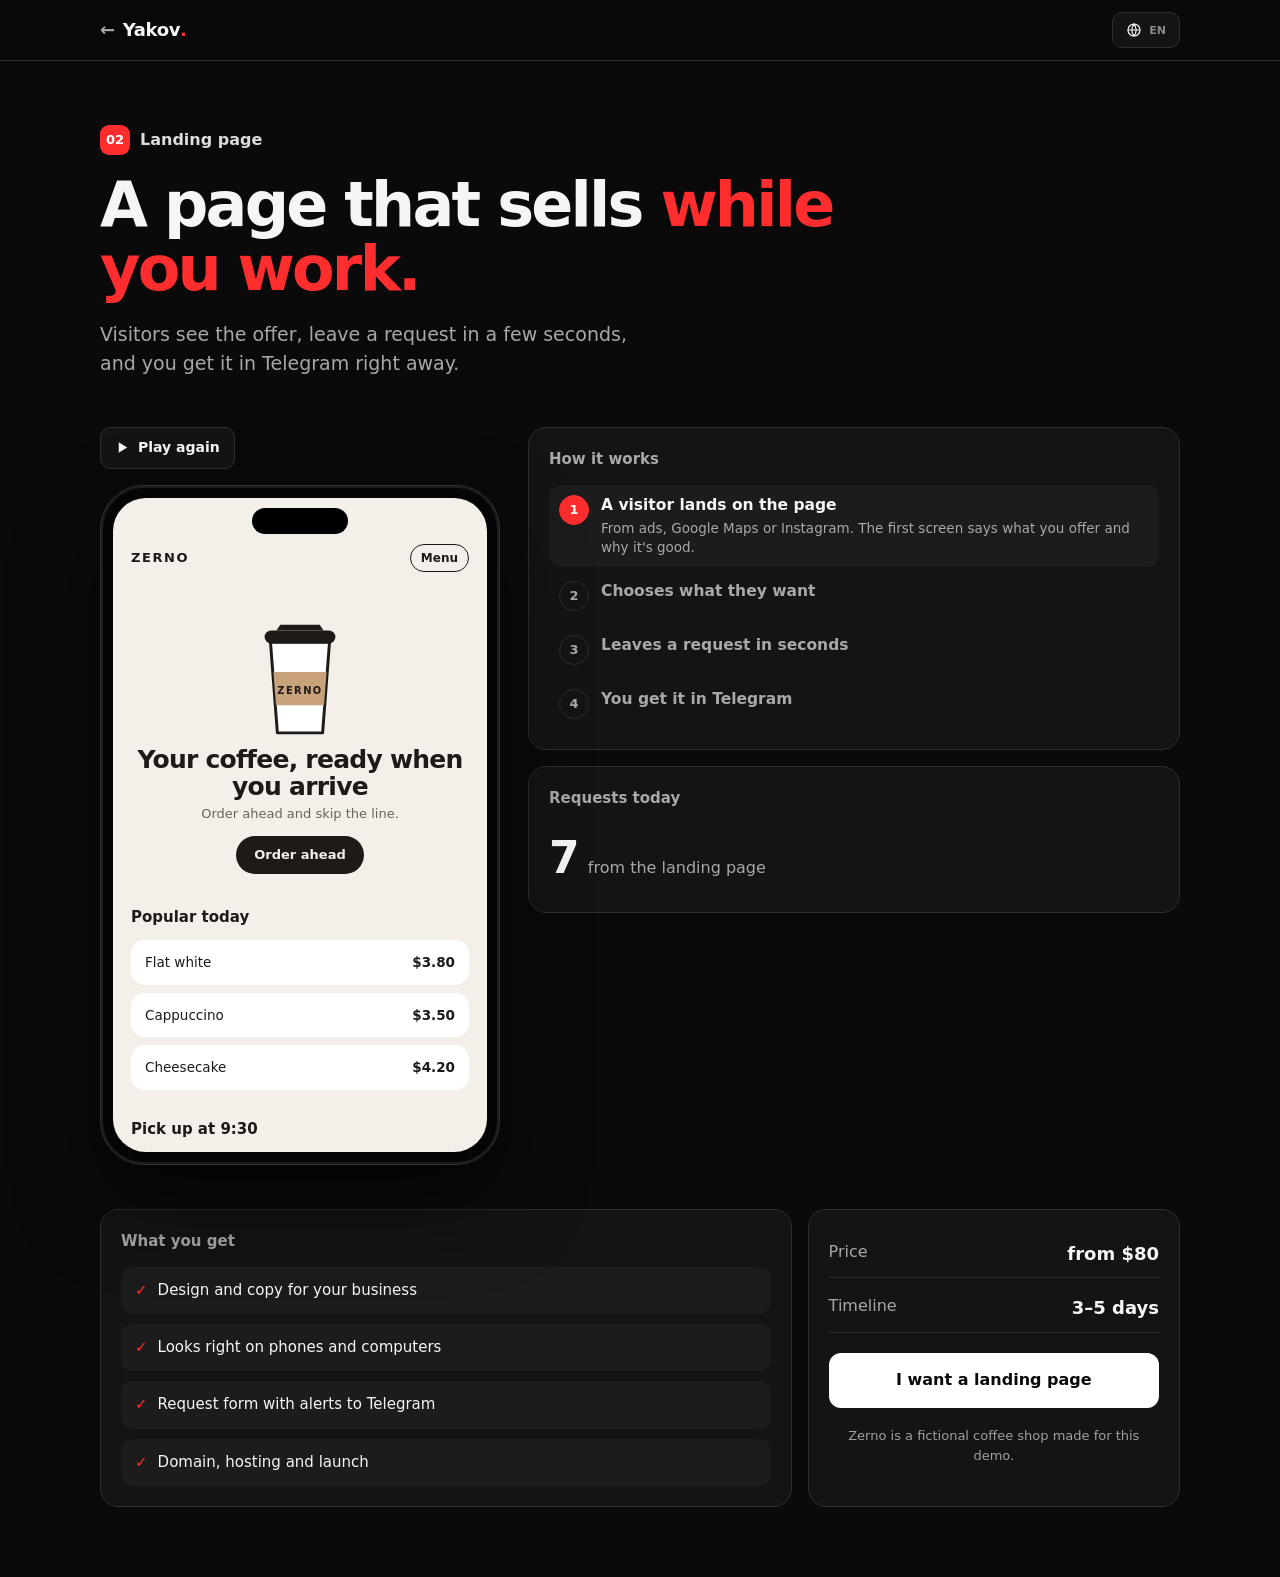
<file: demos/landing/index.html>
<!doctype html>
<html lang="en">
<head>
<meta charset="utf-8">
<meta name="viewport" content="width=device-width,initial-scale=1">
<meta name="theme-color" content="#0a0a0a">
<title data-i18n="title">Landing page · Demo</title>
<link rel="stylesheet" href="../demo.css">
<style>
/* Mini coffee-shop landing inside the phone */
.site{position:absolute;inset:0;overflow:hidden;background:#f4efe8;color:#1d1a17}
.site-in{transition:transform 1.1s var(--ease)}
.s-nav{display:flex;justify-content:space-between;align-items:center;padding:46px 18px 10px;font-weight:900;letter-spacing:.12em;font-size:13px}
.s-nav span{font-weight:700;letter-spacing:0;font-size:12px;border:1.5px solid #1d1a17;border-radius:99px;padding:4px 10px}
.s-hero{padding:8px 18px 18px;display:grid;justify-items:center;text-align:center}
.s-hero .mh{margin:6px 0 4px;font-size:25px;line-height:1.08;letter-spacing:-.03em}
.s-hero p{margin:0 0 12px;font-size:13px;color:#6b6259}
.s-btn{display:inline-block;background:#1d1a17;color:#f4efe8;border-radius:99px;padding:9px 18px;font-size:13px;font-weight:800;transition:transform .2s,background .2s}
.s-btn.tap{transform:scale(.94);background:var(--red)}
.cup{width:118px;height:150px;display:block}
.steam path{stroke-dasharray:30;stroke-dashoffset:30;animation:steam 2.6s ease-in-out infinite}
.steam path:nth-child(2){animation-delay:.6s}.steam path:nth-child(3){animation-delay:1.2s}
@keyframes steam{0%{stroke-dashoffset:30;opacity:0}40%{opacity:.7}100%{stroke-dashoffset:-30;opacity:0}}
.s-sec{padding:14px 18px}
.s-sec .mh5{margin:0 0 10px;font-size:15px}
.menu{display:grid;gap:8px}
.item{display:flex;justify-content:space-between;align-items:center;background:#fff;border:1.5px solid transparent;border-radius:14px;padding:11px 13px;font-size:13.5px;transition:border-color .3s,transform .3s}
.item b{font-size:13.5px}
.item.pick{border-color:var(--red);transform:scale(1.02)}
.form{display:grid;gap:8px}
.field{background:#fff;border-radius:12px;padding:10px 12px;font-size:13.5px;min-height:40px;color:#1d1a17}
.field:empty:before{content:attr(data-ph);color:#7d736a}
.field.focus{box-shadow:inset 0 0 0 1.5px #1d1a17}
.thanks{position:absolute;inset:0;display:grid;place-content:center;justify-items:center;gap:8px;text-align:center;padding:30px;background:#f4efe8;opacity:0;pointer-events:none;transition:opacity .5s}
.thanks.on{opacity:1}
.thanks i{width:56px;height:56px;border-radius:50%;background:#1d1a17;color:#f4efe8;display:grid;place-items:center;font-style:normal;font-size:24px;animation:pop .4s var(--ease) both}
.thanks b{font-size:19px}
.thanks p{margin:0;color:#6b6259;font-size:14px}
.count{display:flex;align-items:baseline;gap:10px}
.count b{font-size:44px;letter-spacing:-.04em;font-variant-numeric:tabular-nums;transition:color .4s}
.count b.bump{color:var(--red)}
.count span{color:var(--muted)}
</style>
</head>
<body>
<header class="bar"><div class="wrap">
  <a class="back notranslate" translate="no" href="../../"><i>←</i><span>Yakov<b>.</b></span></a>
  <span class="sp"></span>
  <button id="lang" type="button">EN</button>
</div></header>

<main class="wrap">
  <section class="hero">
    <p class="tag"><span class="n">02</span><span data-i18n="service">Landing page</span></p>
    <h1 data-i18n-html="h1">A page that sells <em>while you work.</em></h1>
    <p class="lead" data-i18n="lead">Visitors see the offer, leave a request in a few seconds, and you get it in Telegram right away.</p>
  </section>

  <section class="show">
    <div>
      <div class="controls">
        <button class="ctl" id="play" type="button"><svg viewBox="0 0 16 16" fill="currentColor" aria-hidden="true"><path d="M4 2.5v11l9-5.5z"/></svg><span data-i18n="play">Play again</span></button>
      </div>
      <div class="nowcap" id="nowcap" aria-live="polite"></div>
      <div class="phone">
        <div class="screen">
          <div class="notch"></div>
          <div class="push" id="push"><span class="ava">TG</span><div><b></b><p></p></div><small data-i18n="now">now</small></div>
          <div class="site" aria-hidden="true">
            <div class="site-in" id="site">
              <div class="s-nav notranslate" translate="no">ZERNO<span data-i18n="sMenu">Menu</span></div>
              <div class="s-hero">
                <svg class="cup" viewBox="0 0 120 150" fill="none">
                  <g class="steam" stroke="#b9a999" stroke-width="3" stroke-linecap="round"><path d="M44 30c-6-8 6-12 0-22"/><path d="M60 30c-6-8 6-12 0-22"/><path d="M76 30c-6-8 6-12 0-22"/></g>
                  <path d="M30 52h60l-7 92H37z" fill="#fff" stroke="#1d1a17" stroke-width="3" stroke-linejoin="round"/>
                  <path d="M33 82h54l-2.6 34H35.6z" fill="#c8a27a"/>
                  <text x="60" y="104" text-anchor="middle" font-family="system-ui,sans-serif" font-weight="900" font-size="10" letter-spacing="1.5" fill="#1d1a17">ZERNO</text>
                  <rect x="24" y="40" width="72" height="13" rx="6.5" fill="#1d1a17"/>
                  <path d="M36 40l4-6h40l4 6" fill="#1d1a17"/>
                </svg>
                <div class="mh" data-i18n="sH">Your coffee, ready when you arrive</div>
                <p data-i18n="sP">Order ahead and skip the line.</p>
                <span class="s-btn" id="sbtn" data-i18n="sBtn">Order ahead</span>
              </div>
              <div class="s-sec">
                <div class="mh5" data-i18n="sMenuT">Popular today</div>
                <div class="menu">
                  <div class="item" id="i1"><span>Flat white</span><b>$3.80</b></div>
                  <div class="item"><span>Cappuccino</span><b>$3.50</b></div>
                  <div class="item"><span data-i18n="sCake">Cheesecake</span><b>$4.20</b></div>
                </div>
              </div>
              <div class="s-sec">
                <div class="mh5" data-i18n="sFormT">Pick up at</div>
                <div class="form">
                  <div class="field" id="fName" data-i18n-attr="data-ph:phName"></div>
                  <div class="field" id="fPhone" data-i18n-attr="data-ph:phPhone"></div>
                  <span class="s-btn" id="send" style="text-align:center" data-i18n="sSend">Send order</span>
                </div>
              </div>
            </div>
            <div class="thanks" id="done"><i>✓</i><b data-i18n="dT">Thank you!</b><p data-i18n="dP">Your flat white will be ready at 9:30.</p></div>
          </div>
        </div>
      </div>
    </div>

    <div class="side">
      <div class="panel">
        <h2 data-i18n="howTitle">How it works</h2>
        <ol class="steps" id="steps">
          <li><span class="k">1</span><div><b data-i18n="s1">A visitor lands on the page</b><small data-i18n="s1d">From ads, Google Maps or Instagram. The first screen says what you offer and why it's good.</small></div></li>
          <li><span class="k">2</span><div><b data-i18n="s2">Chooses what they want</b><small data-i18n="s2d">Clear prices and photos instead of long text.</small></div></li>
          <li><span class="k">3</span><div><b data-i18n="s3">Leaves a request in seconds</b><small data-i18n="s3d">Only a name and phone number. Short forms get more requests.</small></div></li>
          <li><span class="k">4</span><div><b data-i18n="s4">You get it in Telegram</b><small data-i18n="s4d">Instantly, with all details. Nothing gets lost in email.</small></div></li>
        </ol>
      </div>
      <div class="panel">
        <h2 data-i18n="cntTitle">Requests today</h2>
        <div class="count"><b id="cnt">7</b><span data-i18n="cntNote">from the landing page</span></div>
      </div>
    </div>
  </section>

  <section class="get">
    <div class="panel">
      <h2 data-i18n="getTitle">What you get</h2>
      <ul>
        <li data-i18n="g1">Design and copy for your business</li>
        <li data-i18n="g2">Looks right on phones and computers</li>
        <li data-i18n="g3">Request form with alerts to Telegram</li>
        <li data-i18n="g4">Domain, hosting and launch</li>
      </ul>
    </div>
    <div class="panel price">
      <div class="row"><span data-i18n="priceL">Price</span><b data-i18n="priceV">from $80</b></div>
      <div class="row"><span data-i18n="timeL">Timeline</span><b data-i18n="timeV">3–5 days</b></div>
      <a class="cta" href="../../order/?service=landing" data-i18n="cta">I want a landing page</a>
      <p class="fine" data-i18n="fine">Zerno is a fictional coffee shop made for this demo.</p>
    </div>
  </section>
</main>

<script>
window.I18N = {
  en: {
    title: 'Landing page · Demo', service: 'Landing page', h1: 'A page that sells <em>while you work.</em>',
    lead: 'Visitors see the offer, leave a request in a few seconds, and you get it in Telegram right away.',
    play: 'Play again', now: 'now', howTitle: 'How it works',
    s1: 'A visitor lands on the page', s1d: 'From ads, Google Maps or Instagram. The first screen says what you offer and why it\'s good.',
    s2: 'Chooses what they want', s2d: 'Clear prices and photos instead of long text.',
    s3: 'Leaves a request in seconds', s3d: 'Only a name and phone number. Short forms get more requests.',
    s4: 'You get it in Telegram', s4d: 'Instantly, with all details. Nothing gets lost in email.',
    cntTitle: 'Requests today', cntNote: 'from the landing page',
    getTitle: 'What you get', g1: 'Design and copy for your business', g2: 'Looks right on phones and computers', g3: 'Request form with alerts to Telegram', g4: 'Domain, hosting and launch',
    priceL: 'Price', priceV: 'from $80', timeL: 'Timeline', timeV: '3–5 days', cta: 'I want a landing page', fine: 'Zerno is a fictional coffee shop made for this demo.',
    sMenu: 'Menu', sH: 'Your coffee, ready when you arrive', sP: 'Order ahead and skip the line.', sBtn: 'Order ahead', sMenuT: 'Popular today', sCake: 'Cheesecake',
    sFormT: 'Pick up at 9:30', phName: 'Name', phPhone: 'Phone', sSend: 'Send order', dT: 'Thank you!', dP: 'Your flat white will be ready at 9:30.',
    vName: 'Anna', vPhone: '+1 555 017 3344', pushT: 'Zerno · new order', pushP: 'Anna · Flat white · pick up 9:30 · +1 555 017 3344'
  },
  de: {
    title: 'Landingpage · Demo', service: 'Landingpage', h1: 'Eine Seite, die verkauft, <em>während Sie arbeiten.</em>', lead: 'Besucher sehen Ihr Angebot, senden in Sekunden eine Anfrage und Sie erhalten sie sofort per Telegram.',
    play: 'Noch einmal ansehen', now: 'jetzt', howTitle: 'So läuft es ab', s1: 'Besucher kommt auf die Seite', s1d: 'Über Anzeigen, Google Maps oder Instagram. Der erste Bildschirm zeigt Ihr Angebot und seine Vorteile.', s2: 'Wählt das Passende aus', s2d: 'Klare Preise und Fotos statt langer Texte.', s3: 'Sendet in Sekunden eine Anfrage', s3d: 'Nur Name und Telefonnummer. Kurze Formulare bringen mehr Anfragen.', s4: 'Sie erhalten sie per Telegram', s4d: 'Sofort und mit allen Angaben. Nichts geht in E-Mails unter.',
    cntTitle: 'Anfragen heute', cntNote: 'über die Landingpage', getTitle: 'Das bekommen Sie', g1: 'Design und Texte für Ihr Unternehmen', g2: 'Sieht auf Handy und Computer gut aus', g3: 'Anfrageformular mit Telegram-Benachrichtigung', g4: 'Domain, Hosting und Veröffentlichung', priceL: 'Preis', priceV: 'ab 80 $', timeL: 'Dauer', timeV: '3–5 Tage', cta: 'Ich möchte eine Landingpage', fine: 'Zerno ist ein erfundenes Café für diese Demo.',
    sMenu: 'Speisekarte', sH: 'Ihr Kaffee steht bereit, wenn Sie ankommen', sP: 'Vorbestellen und die Schlange überspringen.', sBtn: 'Jetzt vorbestellen', sMenuT: 'Heute beliebt', sCake: 'Käsekuchen', sFormT: 'Abholung um 9:30', phName: 'Name', phPhone: 'Telefon', sSend: 'Bestellung senden', dT: 'Vielen Dank!', dP: 'Ihr Flat White ist um 9:30 fertig.', vName: 'Lena', vPhone: '+1 555 017 3344', pushT: 'Zerno · neue Bestellung', pushP: 'Lena · Flat White · Abholung 9:30 · +1 555 017 3344'
  },
  es: {
    title: 'Página de aterrizaje · Demo', service: 'Página de aterrizaje', h1: 'Una página que vende <em>mientras trabajas.</em>', lead: 'Tus visitantes ven la oferta, envían una consulta en segundos y te llega al momento por Telegram.',
    play: 'Ver otra vez', now: 'ahora', howTitle: 'Cómo funciona', s1: 'El visitante llega a la página', s1d: 'Desde un anuncio, Google Maps o Instagram. Lo primero que ve es qué ofreces y por qué interesa.', s2: 'Elige lo que busca', s2d: 'Precios claros y fotos en lugar de textos largos.', s3: 'Envía una consulta en segundos', s3d: 'Solo nombre y teléfono. Los formularios cortos reciben más consultas.', s4: 'Te llega por Telegram', s4d: 'Al instante y con todos los datos. Nada se pierde en el correo.',
    cntTitle: 'Consultas de hoy', cntNote: 'desde la página', getTitle: 'Qué recibes', g1: 'Diseño y textos para tu negocio', g2: 'Se ve bien en móviles y ordenadores', g3: 'Formulario con avisos por Telegram', g4: 'Dominio, alojamiento y puesta en marcha', priceL: 'Precio', priceV: 'desde 80 $', timeL: 'Plazo', timeV: '3–5 días', cta: 'Quiero una página', fine: 'Zerno es una cafetería ficticia creada para esta demo.',
    sMenu: 'Menú', sH: 'Tu café, listo cuando llegues', sP: 'Pide antes y evita la cola.', sBtn: 'Pedir por adelantado', sMenuT: 'Lo más pedido hoy', sCake: 'Tarta de queso', sFormT: 'Recoger a las 9:30', phName: 'Nombre', phPhone: 'Teléfono', sSend: 'Enviar pedido', dT: '¡Gracias!', dP: 'Tu flat white estará listo a las 9:30.', vName: 'Lucía', vPhone: '+1 555 017 3344', pushT: 'Zerno · pedido nuevo', pushP: 'Lucía · Flat white · recoger 9:30 · +1 555 017 3344'
  },
  fr: {
    title: 'Page d’atterrissage · Démo', service: 'Page d’atterrissage', h1: 'Une page qui vend <em>pendant que vous travaillez.</em>', lead: 'Les visiteurs découvrent votre offre, font une demande en quelques secondes et vous la recevez aussitôt sur Telegram.',
    play: 'Revoir', now: 'maintenant', howTitle: 'Comment ça marche', s1: 'Le visiteur arrive sur la page', s1d: 'Depuis une publicité, Google Maps ou Instagram. Le premier écran présente votre offre et ses atouts.', s2: 'Choisit ce qui l’intéresse', s2d: 'Des prix clairs et des photos plutôt que de longs textes.', s3: 'Envoie une demande en quelques secondes', s3d: 'Un nom et un numéro suffisent. Les formulaires courts génèrent plus de demandes.', s4: 'Vous la recevez sur Telegram', s4d: 'Tout de suite, avec tous les détails. Rien ne se perd dans les e-mails.',
    cntTitle: 'Demandes aujourd’hui', cntNote: 'depuis la page', getTitle: 'Ce que vous obtenez', g1: 'Un design et des textes adaptés à votre activité', g2: 'Un affichage soigné sur téléphone et ordinateur', g3: 'Un formulaire avec alertes Telegram', g4: 'Nom de domaine, hébergement et mise en ligne', priceL: 'Prix', priceV: 'à partir de 80 $', timeL: 'Délai', timeV: '3–5 jours', cta: 'Je veux une page', fine: 'Zerno est un café fictif créé pour cette démo.',
    sMenu: 'Carte', sH: 'Votre café vous attend à votre arrivée', sP: 'Commandez à l’avance et évitez la queue.', sBtn: 'Commander à l’avance', sMenuT: 'Les favoris du jour', sCake: 'Cheesecake', sFormT: 'À récupérer à 9:30', phName: 'Nom', phPhone: 'Téléphone', sSend: 'Envoyer la commande', dT: 'Merci !', dP: 'Votre flat white sera prêt à 9:30.', vName: 'Camille', vPhone: '+1 555 017 3344', pushT: 'Zerno · nouvelle commande', pushP: 'Camille · Flat white · retrait 9:30 · +1 555 017 3344'
  },
  zh: {
    title: '营销落地页 · 演示', service: '营销落地页', h1: '让页面替你成交，<em>你照常忙工作。</em>', lead: '访客了解服务，几秒内提交需求，你马上就能在 Telegram 收到。',
    play: '再看一次', now: '现在', howTitle: '访客如何下单', s1: '访客打开页面', s1d: '可能来自广告、Google 地图或 Instagram。首屏直接说明你的服务和优势。', s2: '选择所需服务', s2d: '价格清晰、图片直观，不必读长篇介绍。', s3: '几秒内提交需求', s3d: '只需姓名和电话。表单越简洁，提交的人越多。', s4: '你在 Telegram 收到消息', s4d: '需求和详情即时送达，不会淹没在邮件里。',
    cntTitle: '今日咨询', cntNote: '来自落地页', getTitle: '你将获得', g1: '适合你业务的设计和文案', g2: '手机和电脑上都清晰好看', g3: '带 Telegram 通知的咨询表单', g4: '域名、托管和上线服务', priceL: '价格', priceV: '80 美元起', timeL: '周期', timeV: '3–5 天', cta: '我想做一个落地页', fine: 'Zerno 是为本演示虚构的咖啡店。',
    sMenu: '菜单', sH: '你到店时，咖啡刚好做好', sP: '提前下单，到了就取，不用排队。', sBtn: '提前下单', sMenuT: '今日热门', sCake: '芝士蛋糕', sFormT: '9:30 取餐', phName: '姓名', phPhone: '电话', sSend: '提交订单', dT: '谢谢！', dP: '你的馥芮白将在 9:30 做好。', vName: '李娜', vPhone: '+1 555 017 3344', pushT: 'Zerno · 新订单', pushP: '李娜 · 馥芮白 · 9:30 取餐 · +1 555 017 3344'
  },
  ar: {
    title: 'صفحة تسويقية · عرض تجريبي', service: 'صفحة تسويقية', h1: 'صفحة تبيع <em>بينما تتابع عملك.</em>', lead: 'يرى الزائر عرضك ويرسل طلبًا خلال ثوانٍ، ويصلك فورًا عبر Telegram.',
    play: 'شاهد مرة أخرى', now: 'الآن', howTitle: 'كيف تعمل', s1: 'يزور العميل الصفحة', s1d: 'من إعلان أو خرائط Google أو Instagram. توضح الواجهة الأولى عرضك وما يميزه.', s2: 'يختار ما يحتاج إليه', s2d: 'أسعار واضحة وصور بدلًا من نص طويل.', s3: 'يرسل طلبًا خلال ثوانٍ', s3d: 'الاسم ورقم الهاتف فقط. النماذج المختصرة تجلب طلبات أكثر.', s4: 'يصلك الطلب عبر Telegram', s4d: 'فورًا مع كل التفاصيل، من دون أن يضيع بين رسائل البريد.',
    cntTitle: 'طلبات اليوم', cntNote: 'من الصفحة', getTitle: 'ما ستحصل عليه', g1: 'تصميم ونصوص تناسب نشاطك', g2: 'عرض مريح على الهاتف والحاسوب', g3: 'نموذج طلب مع تنبيهات عبر Telegram', g4: 'نطاق واستضافة وإطلاق الموقع', priceL: 'السعر', priceV: 'ابتداءً من 80 $', timeL: 'المدة', timeV: '3–5 أيام', cta: 'أريد صفحة تسويقية', fine: 'Zerno مقهى خيالي أُنشئ لهذا العرض التجريبي.',
    sMenu: 'القائمة', sH: 'قهوتك جاهزة عند وصولك', sP: 'اطلب مسبقًا وتجاوز الانتظار.', sBtn: 'اطلب مسبقًا', sMenuT: 'الأكثر طلبًا اليوم', sCake: 'تشيز كيك', sFormT: 'الاستلام 9:30', phName: 'الاسم', phPhone: 'الهاتف', sSend: 'أرسل الطلب', dT: 'شكرًا لك!', dP: 'سيكون فلات وايت جاهزًا عند 9:30.', vName: 'سارة', vPhone: '+1 555 017 3344', pushT: 'Zerno · طلب جديد', pushP: 'سارة · فلات وايت · الاستلام 9:30 · +1 555 017 3344'
  },
  ru: {
    title: 'Лендинг · Демо', service: 'Лендинг', h1: 'Страница, которая продаёт, <em>пока вы работаете.</em>',
    lead: 'Посетитель видит предложение, за пару секунд оставляет заявку, и она сразу приходит вам в Telegram.',
    play: 'Показать ещё раз', now: 'сейчас', howTitle: 'Как это работает',
    s1: 'Посетитель попадает на страницу', s1d: 'Из рекламы, Google Карт или Instagram. Первый экран сразу говорит, что вы предлагаете и чем это хорошо.',
    s2: 'Выбирает, что ему нужно', s2d: 'Понятные цены и фото вместо длинного текста.',
    s3: 'Оставляет заявку за секунды', s3d: 'Только имя и телефон. Чем короче форма, тем больше заявок.',
    s4: 'Вы получаете её в Telegram', s4d: 'Сразу и со всеми деталями. Ничего не теряется в почте.',
    cntTitle: 'Заявок сегодня', cntNote: 'с лендинга',
    getTitle: 'Что вы получите', g1: 'Дизайн и тексты под ваш бизнес', g2: 'Удобно и на телефоне, и на компьютере', g3: 'Форма заявки с уведомлениями в Telegram', g4: 'Домен, хостинг и запуск',
    priceL: 'Цена', priceV: 'от $80', timeL: 'Срок', timeV: '3–5 дней', cta: 'Хочу лендинг', fine: 'Zerno — вымышленная кофейня, придумана для этого демо.',
    sMenu: 'Меню', sH: 'Ваш кофе готов к вашему приходу', sP: 'Закажите заранее и не стойте в очереди.', sBtn: 'Заказать заранее', sMenuT: 'Популярное сегодня', sCake: 'Чизкейк',
    sFormT: 'Заберу в 9:30', phName: 'Имя', phPhone: 'Телефон', sSend: 'Отправить заказ', dT: 'Спасибо!', dP: 'Ваш флэт уайт будет готов к 9:30.',
    vName: 'Анна', vPhone: '+7 900 555-33-44', pushT: 'Zerno · новый заказ', pushP: 'Анна · Флэт уайт · заберёт в 9:30 · +7 900 555-33-44'
  },
  uk: {
    title: 'Лендинг · Демо', service: 'Лендинг', h1: 'Сторінка, яка продає, <em>поки ви працюєте.</em>',
    lead: 'Відвідувач бачить пропозицію, за кілька секунд залишає заявку, і вона одразу приходить вам у Telegram.',
    play: 'Показати ще раз', now: 'зараз', howTitle: 'Як це працює',
    s1: 'Відвідувач потрапляє на сторінку', s1d: 'З реклами, Google Карт чи Instagram. Перший екран одразу каже, що ви пропонуєте і чим це добре.',
    s2: 'Обирає, що йому потрібно', s2d: 'Зрозумілі ціни й фото замість довгого тексту.',
    s3: 'Залишає заявку за секунди', s3d: 'Лише ім\'я та телефон. Що коротша форма, то більше заявок.',
    s4: 'Ви отримуєте її в Telegram', s4d: 'Одразу й з усіма деталями. Нічого не губиться в пошті.',
    cntTitle: 'Заявок сьогодні', cntNote: 'з лендингу',
    getTitle: 'Що ви отримаєте', g1: 'Дизайн і тексти під ваш бізнес', g2: 'Зручно і на телефоні, і на комп\'ютері', g3: 'Форма заявки зі сповіщеннями в Telegram', g4: 'Домен, хостинг і запуск',
    priceL: 'Ціна', priceV: 'від $80', timeL: 'Термін', timeV: '3–5 днів', cta: 'Хочу лендинг', fine: 'Zerno — вигадана кав\'ярня, створена для цього демо.',
    sMenu: 'Меню', sH: 'Ваша кава готова до вашого приходу', sP: 'Замовте заздалегідь і не стійте в черзі.', sBtn: 'Замовити заздалегідь', sMenuT: 'Популярне сьогодні', sCake: 'Чизкейк',
    sFormT: 'Заберу о 9:30', phName: 'Ім\'я', phPhone: 'Телефон', sSend: 'Надіслати замовлення', dT: 'Дякуємо!', dP: 'Ваш флет вайт буде готовий о 9:30.',
    vName: 'Анна', vPhone: '+380 67 555 33 44', pushT: 'Zerno · нове замовлення', pushP: 'Анна · Флет вайт · забере о 9:30 · +380 67 555 33 44'
  }
};
</script>
<script src="../../lang.js"></script>
<script src="../demo.js"></script>
<script>
(function () {
  function T(k, v) { return window.t(k, v); }
  var site = document.getElementById('site'), done = document.getElementById('done'), cnt = document.getElementById('cnt');
  var fName = document.getElementById('fName'), fPhone = document.getElementById('fPhone');
  function tap(el, a) { el.classList.add('tap'); return a.wait(260).then(function () { el.classList.remove('tap'); }); }
  function scrollTo(y) { site.style.transform = 'translateY(' + -y + 'px)'; }
  async function type(a, el, text) {
    el.classList.add('focus');
    for (var i = 1; i <= text.length; i++) { el.textContent = text.slice(0, i); await a.wait(55); }
    el.classList.remove('focus');
  }
  ChatDemo({
    push: '#push', steps: '#steps', play: '#play',
    reset: function () {
      scrollTo(0); done.classList.remove('on');
      fName.textContent = ''; fPhone.textContent = '';
      document.getElementById('i1').classList.remove('pick');
      cnt.textContent = '7'; cnt.classList.remove('bump');
    },
    script: async function (a) {
      a.step(0);
      await a.wait(1800);
      await tap(document.getElementById('sbtn'), a);
      a.step(1);
      scrollTo(250);
      await a.wait(1300);
      document.getElementById('i1').classList.add('pick');
      await a.wait(1200);
      a.step(2);
      scrollTo(Math.max(0, site.scrollHeight - site.parentNode.clientHeight + 10));
      await a.wait(1100);
      await type(a, fName, T('vName'));
      await type(a, fPhone, T('vPhone'));
      await a.wait(300);
      await tap(document.getElementById('send'), a);
      done.classList.add('on');
      await a.wait(900);
      a.step(3);
      cnt.textContent = '8'; cnt.classList.add('bump');
      await a.push(T('pushT'), T('pushP'), 3200);
    }
  });
})();
</script>
</body>
</html>
</file>
<file: style.css>
*{box-sizing:border-box}
:root{color-scheme:dark;--bg:#0a0a0a;--panel:#141414;--panel2:#1c1c1c;--text:#f5f5f5;--muted:#a8a8a8;--line:#2e2e2e;--red:#ff2d2d;--red-dim:rgba(255,45,45,.14);--white:#fff;--black:#0a0a0a;--ease:cubic-bezier(.2,.8,.2,1)}
html{scroll-behavior:smooth;scroll-padding-top:16px}
body{margin:0;font:16px/1.6 system-ui,-apple-system,Segoe UI,Roboto,sans-serif;color:var(--text);background:var(--bg);overflow-x:hidden}
::selection{background:var(--red);color:#fff}
.wrap{max-width:1120px;margin:0 auto;padding:24px 20px}
.cursor-glow{position:fixed;left:-300px;top:-300px;width:600px;height:600px;border-radius:50%;pointer-events:none;z-index:0;opacity:0;will-change:transform;transition:opacity .4s;background:radial-gradient(circle,rgba(255,45,45,.09),transparent 65%)}
.cursor-glow.on{opacity:1}
header,main,footer{position:relative;z-index:1}
.top{display:flex;justify-content:space-between;align-items:center}
.brand{font-size:20px;font-weight:800;color:var(--text);text-decoration:none;letter-spacing:-.02em}
.brand span{color:var(--red)}
nav{display:flex;align-items:center;gap:22px}
nav a{color:var(--muted);text-decoration:none;transition:color .2s}
nav a:hover{color:var(--white)}

.hero{padding-top:96px;padding-bottom:72px}
.hero h1{font-size:clamp(38px,7.4vw,76px);line-height:1.02;letter-spacing:-.05em;margin:22px 0 20px;max-width:960px}
.hero h1 em{font-style:normal;color:var(--red)}
.hero p{max-width:560px;font-size:19px;color:var(--muted);margin:0 0 30px}
.hero-actions{display:flex;flex-wrap:wrap;gap:12px}
.btn{display:inline-block;background:var(--white);color:var(--black);padding:13px 22px;border-radius:10px;text-decoration:none;font-weight:750;border:1px solid var(--white);cursor:pointer;font-size:16px;transition:transform .25s var(--ease),background .2s,color .2s,border-color .2s}
.btn:hover{transform:translateY(-2px);background:var(--red);border-color:var(--red);color:#fff}
.btn.ghost{background:transparent;color:var(--text);border-color:var(--line)}
.btn.ghost:hover{border-color:var(--white);background:transparent}
.btn.big{font-size:18px;padding:16px 26px}


h2{font-size:clamp(28px,4.4vw,44px);letter-spacing:-.035em;margin:40px 0 20px}
.section-head{display:flex;justify-content:space-between;align-items:end;gap:16px}
.swipe-hint{display:none}
.muted{color:var(--muted);font-size:14px}

/* Service cards */
.services{display:grid;grid-template-columns:repeat(3,1fr);gap:16px}
.service{color:inherit;text-decoration:none;position:relative;overflow:hidden;cursor:pointer;background:var(--panel);border:1px solid var(--line);border-radius:16px;padding:22px;display:flex;flex-direction:column;min-height:230px;transition:transform .35s var(--ease),border-color .3s,opacity .3s,background .3s;opacity:0;translate:0 24px;will-change:transform}
.visible .service{opacity:1;translate:0 0;transition:transform .35s var(--ease),border-color .3s,opacity .6s calc(var(--i)*70ms),translate .6s var(--ease) calc(var(--i)*70ms),background .3s}
.service:before{content:"";position:absolute;inset:0;pointer-events:none;opacity:0;transition:opacity .3s;background:radial-gradient(380px circle at var(--mx,50%) var(--my,50%),rgba(255,45,45,.16),transparent 60%)}
.service:hover:before,.service.active:before{opacity:1}
.service:hover{border-color:#555}
.service.active{border-color:var(--red);background:var(--panel2)}
.service.dim{opacity:.72}
.service.dim:hover{opacity:1}
.service.pulse{animation:pulse .6s var(--ease)}
@keyframes pulse{40%{scale:.97}}
.num{font-size:13px;font-weight:800;color:var(--red);letter-spacing:.08em}
.service h3{margin:12px 0 8px;font-size:21px;letter-spacing:-.02em}
.service p{margin:0 0 18px;color:var(--muted)}
.card-foot{margin-top:auto;display:flex;justify-content:space-between;align-items:center;gap:10px}
.card-foot b{font-size:18px}
.demo-btn{display:inline-flex;align-items:center;gap:8px;border:1px solid #555;border-radius:99px;background:transparent;color:var(--text);font:inherit;font-weight:700;padding:8px 16px;cursor:pointer;transition:background .25s,border-color .25s,color .25s}
.demo-btn i{font-style:normal;transition:transform .3s var(--ease)}
.service:hover .demo-btn,.service.active .demo-btn{background:var(--white);border-color:var(--white);color:var(--black)}
.service:hover .demo-btn i{transform:translateX(3px)}
.service.active .demo-btn{background:var(--red);border-color:var(--red);color:#fff}
.service.active .demo-btn i{transform:rotate(90deg)}

.price-note{margin-top:18px}

.contact{text-align:center;padding-top:40px;padding-bottom:70px}
.contact h2{font-size:clamp(34px,6vw,60px)}
.contact p{color:var(--muted);margin:0 auto 28px;max-width:520px}
footer{text-align:center}
.contact-btns{display:flex;gap:16px;justify-content:center;flex-wrap:wrap}
.icon-btn{display:inline-flex;align-items:center;gap:10px}
.icon-btn svg{width:22px;height:22px;flex:none}
.site-footer{display:flex;flex-wrap:wrap;justify-content:center;gap:6px 18px;padding-top:22px;padding-bottom:28px;border-top:1px solid var(--line);font-size:13px;color:var(--muted)}
.reveal{opacity:0;transform:translateY(20px);transition:opacity .7s ease,transform .7s var(--ease)}
.reveal.visible{opacity:1;transform:none}
:focus-visible{outline:2px solid var(--red);outline-offset:3px}

@media(max-width:900px){.services{grid-template-columns:repeat(2,1fr)}}
/* Phone: horizontal swipe carousel */
@media(max-width:640px){
  .wrap{padding-left:18px;padding-right:18px}
  .top{gap:10px;min-width:0}
  .brand{min-width:0;overflow:hidden;text-overflow:ellipsis;white-space:nowrap}
  nav{gap:0;flex:none}
  nav a{display:none}
  .hero{padding-top:48px}
  .section-head{display:block}
  .services{grid-template-columns:1fr;gap:10px}
  .service{min-height:0;padding:18px}
  .service.dim{opacity:.7}
}
@media(prefers-reduced-motion:reduce){html{scroll-behavior:auto}*,*:before,*:after{animation-duration:.01ms!important;animation-iteration-count:1!important;transition-duration:.01ms!important}.reveal,.service{opacity:1;transform:none;translate:0 0}}
</file>
<file: order/order.css>
.order{max-width:760px;padding-top:56px;padding-bottom:72px}
.order-head h1{font-size:clamp(34px,6vw,58px);line-height:1.04;letter-spacing:-.04em;margin:0 0 16px}
.order-head h1 em{font-style:normal;color:var(--red)}
.order-head .muted{font-size:18px;max-width:600px;margin:0}
.muted{color:var(--muted)}
.small{font-size:13px}
.steps{list-style:none;counter-reset:s;display:flex;flex-wrap:wrap;gap:8px;padding:0;margin:26px 0 40px}
.steps li{counter-increment:s;display:flex;align-items:center;gap:8px;padding:7px 14px 7px 8px;border:1px solid var(--line);border-radius:999px;font-size:14px;color:var(--muted)}
.steps li::before{content:counter(s);display:grid;place-items:center;width:22px;height:22px;border-radius:50%;background:var(--panel2);color:var(--text);font-size:12px;font-weight:700}
.steps li:first-child{border-color:var(--red);color:var(--text)}
.steps li:first-child::before{background:var(--red);color:#fff}

.brief{display:grid;gap:22px}
.field{display:grid;gap:8px;margin:0;padding:0;border:0;min-width:0}
.field>span,.field legend{font-weight:650;font-size:15px;padding:0;margin-bottom:8px}
.field .opt{font-style:normal;font-weight:400;color:var(--muted);font-size:13px}
.row{display:grid;grid-template-columns:1fr 1fr;gap:22px}
.brief input:not([type=radio]),.brief select,.brief textarea{width:100%;box-sizing:border-box;font:inherit;color:var(--text);background:var(--panel);border:1px solid var(--line);border-radius:10px;padding:12px 14px;transition:border-color .2s}
.brief textarea{resize:vertical;min-height:52px}
.brief select{appearance:none;background-image:linear-gradient(45deg,transparent 50%,var(--muted) 50%),linear-gradient(135deg,var(--muted) 50%,transparent 50%);background-position:calc(100% - 20px) 50%,calc(100% - 15px) 50%;background-size:5px 5px;background-repeat:no-repeat;padding-inline-end:40px}
[dir=rtl] .brief select{background-position:20px 50%,15px 50%}
.brief input:hover,.brief select:hover,.brief textarea:hover{border-color:#4a4a4a}
.brief input:focus,.brief select:focus,.brief textarea:focus{outline:none;border-color:var(--red)}
.brief ::placeholder{color:#6f6f6f}
.brief input:user-invalid,.brief textarea:user-invalid{border-color:var(--red)}
.seg{display:flex;flex-wrap:wrap;gap:8px;margin-bottom:10px}
.seg label{position:relative}
.seg input{position:absolute;opacity:0;inset:0;margin:0;cursor:pointer}
.seg span{display:block;padding:9px 16px;border:1px solid var(--line);border-radius:999px;font-size:15px;transition:border-color .2s,background .2s}
.seg input:checked+span{border-color:var(--white);background:var(--white);color:var(--black);font-weight:650}
.seg input:focus-visible+span{outline:2px solid var(--red);outline-offset:3px}
.brief .btn{justify-self:start}
.err{color:#ff6b6b;margin:0}
.brief .small{margin:-8px 0 0}

.done h2{font-size:clamp(30px,5vw,46px);letter-spacing:-.03em;margin:0 0 12px}
.done h2:focus{outline:none}
.done>.muted{font-size:18px;margin:0 0 30px}
.pay{border:1px solid var(--line);background:var(--panel);border-radius:16px;padding:26px;margin-bottom:28px}
.pay h3{margin:0 0 18px;font-size:20px}
.usdt{margin-top:22px;padding-top:20px;border-top:1px solid var(--line)}
.usdt p{margin:0 0 10px;color:var(--muted)}
.usdt-row{display:flex;flex-wrap:wrap;gap:10px;align-items:center}
.usdt code{flex:1 1 260px;min-width:0;overflow-wrap:anywhere;font-size:14px;background:var(--bg);border:1px solid var(--line);border-radius:10px;padding:12px 14px}
.site-footer a{color:var(--muted)}
[hidden]{display:none!important}
@media (max-width:600px){.row{grid-template-columns:1fr}.order{padding-top:32px}.brief .btn{justify-self:stretch;text-align:center}}
</file>
<file: demos/demo.css>
/* Shared look for all service demos. Same palette as the main site. */
*{box-sizing:border-box}
:root{color-scheme:dark;--bg:#0a0a0a;--panel:#141414;--panel2:#1c1c1c;--panel3:#232323;--text:#f5f5f5;--muted:#a8a8a8;--line:#2e2e2e;--red:#ff2d2d;--red-dim:rgba(255,45,45,.14);--green:#3ddc84;--ease:cubic-bezier(.2,.8,.2,1)}
html{-webkit-text-size-adjust:100%}
body{margin:0;font:16px/1.55 system-ui,-apple-system,Segoe UI,Roboto,sans-serif;color:var(--text);background:var(--bg);overflow-x:hidden}
button{font:inherit;color:inherit}
a{color:inherit}
.wrap{max-width:1120px;margin:0 auto;padding:0 20px}

/* Top bar */
.bar{position:sticky;top:0;z-index:20;background:rgba(10,10,10,.86);backdrop-filter:blur(10px);-webkit-backdrop-filter:blur(10px);border-bottom:1px solid var(--line)}
.bar .wrap{display:flex;align-items:center;gap:12px;height:60px}
.back{display:inline-flex;align-items:center;gap:8px;text-decoration:none;font-weight:800;letter-spacing:-.02em;font-size:18px}
.back i{font-style:normal;color:var(--muted);transition:transform .25s var(--ease)}
.back:hover i{transform:translateX(-3px)}
[dir=rtl] .back i{transform:scaleX(-1)}
.back b{color:var(--red)}
.pill{font-size:12px;font-weight:700;color:#ddd;border:1px solid var(--line);border-radius:99px;padding:3px 10px;white-space:nowrap}
.bar .sp{flex:1}

/* Hero */
.hero{padding:64px 0 36px;max-width:760px}
.tag{display:inline-flex;align-items:center;gap:10px;font-weight:700;color:#ddd;margin:0 0 18px}
.tag .n{display:inline-grid;place-items:center;width:30px;height:30px;border-radius:9px;background:var(--red);color:#fff;font-size:13px;font-weight:800}
h1{font-size:clamp(34px,5.6vw,62px);line-height:1.04;letter-spacing:-.045em;margin:0}
h1 em{font-style:normal;color:var(--red)}
.lead{color:var(--muted);font-size:19px;margin:18px 0 0;max-width:560px}
.chips{display:flex;flex-wrap:wrap;gap:8px}
.chips span{display:inline-flex;align-items:center;gap:8px;font-size:14px;font-weight:650;border:1px solid var(--line);background:var(--panel);border-radius:99px;padding:7px 14px}
.chips span:before{content:"";width:6px;height:6px;border-radius:50%;background:var(--red)}

/* Showcase */
.show{display:grid;grid-template-columns:minmax(0,400px) minmax(0,1fr);gap:28px;align-items:start;padding:12px 0 24px}
.controls{display:flex;gap:10px;flex-wrap:wrap;margin:0 0 16px}
.ctl{display:inline-flex;align-items:center;gap:8px;border:1px solid var(--line);background:var(--panel);border-radius:10px;padding:9px 14px;font-weight:700;font-size:14px;cursor:pointer;transition:border-color .2s,background .2s,transform .2s var(--ease)}
.ctl:hover{border-color:#555;transform:translateY(-1px)}
.ctl[aria-pressed=true]{border-color:var(--red);background:var(--red-dim)}
.ctl svg{width:15px;height:15px}

/* Phone mockup */
.phone{position:relative;width:100%;max-width:400px;height:680px;border-radius:44px;background:#050505;border:1px solid #333;padding:12px;box-shadow:0 40px 80px rgba(0,0,0,.55),inset 0 0 0 2px #1a1a1a}
.screen{position:relative;height:100%;border-radius:33px;overflow:hidden;background:#0e1013;display:flex;flex-direction:column}
.notch{position:absolute;top:10px;left:50%;width:96px;height:26px;margin-left:-48px;border-radius:20px;background:#000;z-index:5}
.chat-head{display:flex;align-items:center;gap:11px;padding:44px 16px 12px;background:#15181c;border-bottom:1px solid #22262b}
.ava{width:38px;height:38px;border-radius:50%;display:grid;place-items:center;font-weight:800;font-size:14px;background:var(--red);color:#fff;flex:none}
.chat-head b{display:block;font-size:15px;line-height:1.2}
.chat-head small{color:#a3abb4;font-size:12.5px}
.chat-head small.typing{color:var(--red)}
.msgs{flex:1;overflow-y:auto;padding:14px 12px 8px;display:flex;flex-direction:column;gap:8px;scroll-behavior:smooth;scrollbar-width:none}
.msgs::-webkit-scrollbar{display:none}
.msg{max-width:82%;padding:9px 12px;border-radius:16px;font-size:14.5px;line-height:1.42;white-space:pre-line;animation:pop .32s var(--ease) both;transform-origin:bottom left}
.msg.bot{align-self:flex-start;background:#1f2329;border-bottom-left-radius:6px}
.msg.me{align-self:flex-end;background:var(--red);color:#fff;border-bottom-right-radius:6px;transform-origin:bottom right}
[dir=rtl] .msg.bot{align-self:flex-end;border-bottom-left-radius:16px;border-bottom-right-radius:6px}
[dir=rtl] .msg.me{align-self:flex-start;border-bottom-right-radius:16px;border-bottom-left-radius:6px}
.msg .meta{display:block;text-align:end;font-size:11px;opacity:.6;margin-top:2px}
.msg.card{padding:0;overflow:hidden;min-width:230px}
.card-top{padding:11px 13px;background:#262b32;font-weight:800;display:flex;gap:8px;align-items:center}
.card-top .ok{width:20px;height:20px;border-radius:50%;background:var(--green);color:#06140c;display:grid;place-items:center;font-size:12px}
.card-rows{padding:8px 13px 11px;display:grid;gap:3px;font-size:13.5px}
.card-rows div{display:flex;justify-content:space-between;gap:16px}
.card-rows span{color:#a3abb4}
.dots{align-self:flex-start;display:flex;gap:4px;padding:13px 14px;background:#1f2329;border-radius:16px;border-bottom-left-radius:6px;animation:pop .25s var(--ease) both}
[dir=rtl] .dots{align-self:flex-end}
.dots i{width:7px;height:7px;border-radius:50%;background:#a3abb4;animation:blink 1.1s infinite}
.dots i:nth-child(2){animation-delay:.15s}.dots i:nth-child(3){animation-delay:.3s}
.replies{display:flex;flex-wrap:wrap;gap:6px;padding:8px 10px 12px;min-height:58px;align-content:flex-end}
.reply{flex:1 1 auto;min-width:30%;border:1px solid #2c323a;background:#171a1f;border-radius:12px;padding:10px 12px;font-size:14px;font-weight:650;cursor:pointer;animation:rise .3s var(--ease) both;transition:background .2s,border-color .2s,transform .15s}
.reply:hover{border-color:#4a525c}
.reply:disabled{cursor:default}
.reply.tap{background:var(--red);border-color:var(--red);color:#fff;transform:scale(.96)}
.inputbar{display:flex;align-items:center;gap:10px;margin:0 10px 12px;padding:10px 14px;border-radius:22px;background:#171a1f;color:#949ca5;font-size:14px}
.inputbar span{flex:1}
.inputbar i{width:28px;height:28px;border-radius:50%;background:#262b32;display:grid;place-items:center;font-style:normal}

/* Current step caption above the phone (phones and tablets only) */
.nowcap{display:none}
@media(max-width:900px){
  .nowcap{display:grid;grid-template-columns:30px 1fr;gap:12px;align-items:start;width:100%;max-width:400px;min-height:86px;margin:0 auto 14px;padding:12px 14px;border-radius:14px;background:var(--panel);border:1px solid var(--line)}
  .nowcap:empty{visibility:hidden}
  .nowcap.flip{animation:rise .35s var(--ease) both}
  .nowcap .k{width:30px;height:30px;border-radius:50%;background:var(--red);color:#fff;display:grid;place-items:center;font-size:13px;font-weight:800}
  .nowcap b{display:block;font-size:15px;line-height:1.3}
  .nowcap small{display:block;color:var(--muted);font-size:13.5px;line-height:1.4;margin-top:3px}
}

/* Push notification sliding into the phone */
.push{position:absolute;left:10px;right:10px;top:44px;z-index:6;display:flex;gap:11px;align-items:flex-start;padding:11px 13px;border-radius:18px;background:rgba(38,42,48,.97);border:1px solid #3a4048;box-shadow:0 14px 34px rgba(0,0,0,.5);transform:translateY(-130%);opacity:0;transition:transform .5s var(--ease),opacity .35s}
.push.on{transform:none;opacity:1}
.push .ava{width:34px;height:34px;font-size:13px}
.push b{display:block;font-size:13.5px}
.push p{margin:1px 0 0;font-size:13px;color:#c9d1d9;line-height:1.35}
.push small{margin-inline-start:auto;color:#a3abb4;font-size:11.5px;white-space:nowrap}

/* Right column: steps + owner view */
.side{display:grid;gap:16px;align-content:start;min-width:0}
.panel{min-width:0}
.panel{background:var(--panel);border:1px solid var(--line);border-radius:18px;padding:20px}
.panel h2,.panel h3{margin:0 0 14px;font-size:15px;color:var(--muted);font-weight:700}
.steps{list-style:none;margin:0;padding:0;display:grid;gap:4px}
.steps li{display:grid;grid-template-columns:30px 1fr;gap:12px;align-items:start;padding:10px;border-radius:12px;color:var(--muted);transition:background .35s,color .35s}
.steps li b{display:block;color:inherit;font-size:15.5px;line-height:1.3}
.steps li small{display:block;font-size:13.5px;line-height:1.4;max-height:0;opacity:0;overflow:hidden;transition:max-height .45s var(--ease),opacity .35s,margin .35s}
.steps .k{width:30px;height:30px;border-radius:50%;border:1px solid var(--line);display:grid;place-items:center;font-size:13px;font-weight:800;transition:background .35s,border-color .35s,color .35s}
.steps li.done{color:#d6d6d6}
.steps li.done .k{background:var(--panel3);border-color:#444;color:#fff}
.steps li.now{background:var(--panel2);color:var(--text)}
.steps li.now .k{background:var(--red);border-color:var(--red);color:#fff}
.steps li.now small{max-height:80px;opacity:1;margin-top:4px;color:var(--muted)}

/* Owner schedule */
.sched{display:grid;gap:6px}
.slot{display:grid;grid-template-columns:56px 1fr;gap:12px;align-items:center;padding:9px 12px;border-radius:11px;background:var(--panel2);font-size:14px;transition:background .4s,box-shadow .4s}
.slot time{font-weight:800;font-variant-numeric:tabular-nums}
.slot span{color:var(--muted)}
.slot.taken span{color:var(--text)}
.slot.new{background:var(--red-dim);box-shadow:inset 0 0 0 1px rgba(255,45,45,.55)}
.slot.new span{color:#fff;font-weight:650}
.slot .st{margin-inline-start:auto}
.feed{display:grid;gap:8px;margin-top:12px}
.feed div{font-size:13.5px;padding:9px 12px;border-radius:10px;border:1px solid var(--line);animation:rise .35s var(--ease) both}
.feed div b{color:var(--green)}

/* What you get */
.get{display:grid;grid-template-columns:1.3fr .7fr;gap:16px;padding:20px 0 70px}
.get ul{list-style:none;margin:0;padding:0;display:grid;gap:10px}
.get li{display:flex;gap:10px;align-items:flex-start;padding:12px 14px;border-radius:12px;background:var(--panel2);font-size:15px}
.get li:before{content:"✓";color:var(--red);font-weight:900}
.price{display:flex;flex-direction:column;gap:6px}
.price .row{display:flex;justify-content:space-between;gap:12px;padding:10px 0;border-bottom:1px solid var(--line)}
.price .row span{color:var(--muted)}
.price .row b{font-size:18px}
.cta{margin-top:14px;display:flex;align-items:center;justify-content:center;gap:10px;padding:15px 20px;border-radius:12px;background:#fff;color:#0a0a0a;text-decoration:none;font-weight:800;transition:background .2s,color .2s,transform .25s var(--ease)}
.cta:hover{background:var(--red);color:#fff;transform:translateY(-2px)}
.fine{color:#a0a0a0;font-size:13px;margin:12px 0 0;text-align:center}

@keyframes pop{from{opacity:0;transform:translateY(8px) scale(.94)}to{opacity:1;transform:none}}
@keyframes rise{from{opacity:0;transform:translateY(10px)}to{opacity:1;transform:none}}
@keyframes blink{0%,60%,100%{opacity:.3}30%{opacity:1}}

@media(max-width:900px){
  .hero{padding-top:36px}
  .show{grid-template-columns:1fr;justify-items:center}
  .side{width:100%;max-width:560px}
  .get{grid-template-columns:1fr}
}
@media(max-width:640px){
  .wrap{padding:0 16px}
  .pill{display:none}
  .hero{padding:28px 0 18px}
  .lead{font-size:16px}
  .phone{height:620px;border-radius:38px;padding:9px}
  .screen{border-radius:30px}
  .get ul{grid-template-columns:1fr}
  .controls{justify-content:center}
}
@media(prefers-reduced-motion:reduce){*,*:before,*:after{animation-duration:.01ms!important;transition-duration:.01ms!important}}
[hidden]{display:none!important}
.mh,.mh5{font-weight:800}
</file>
